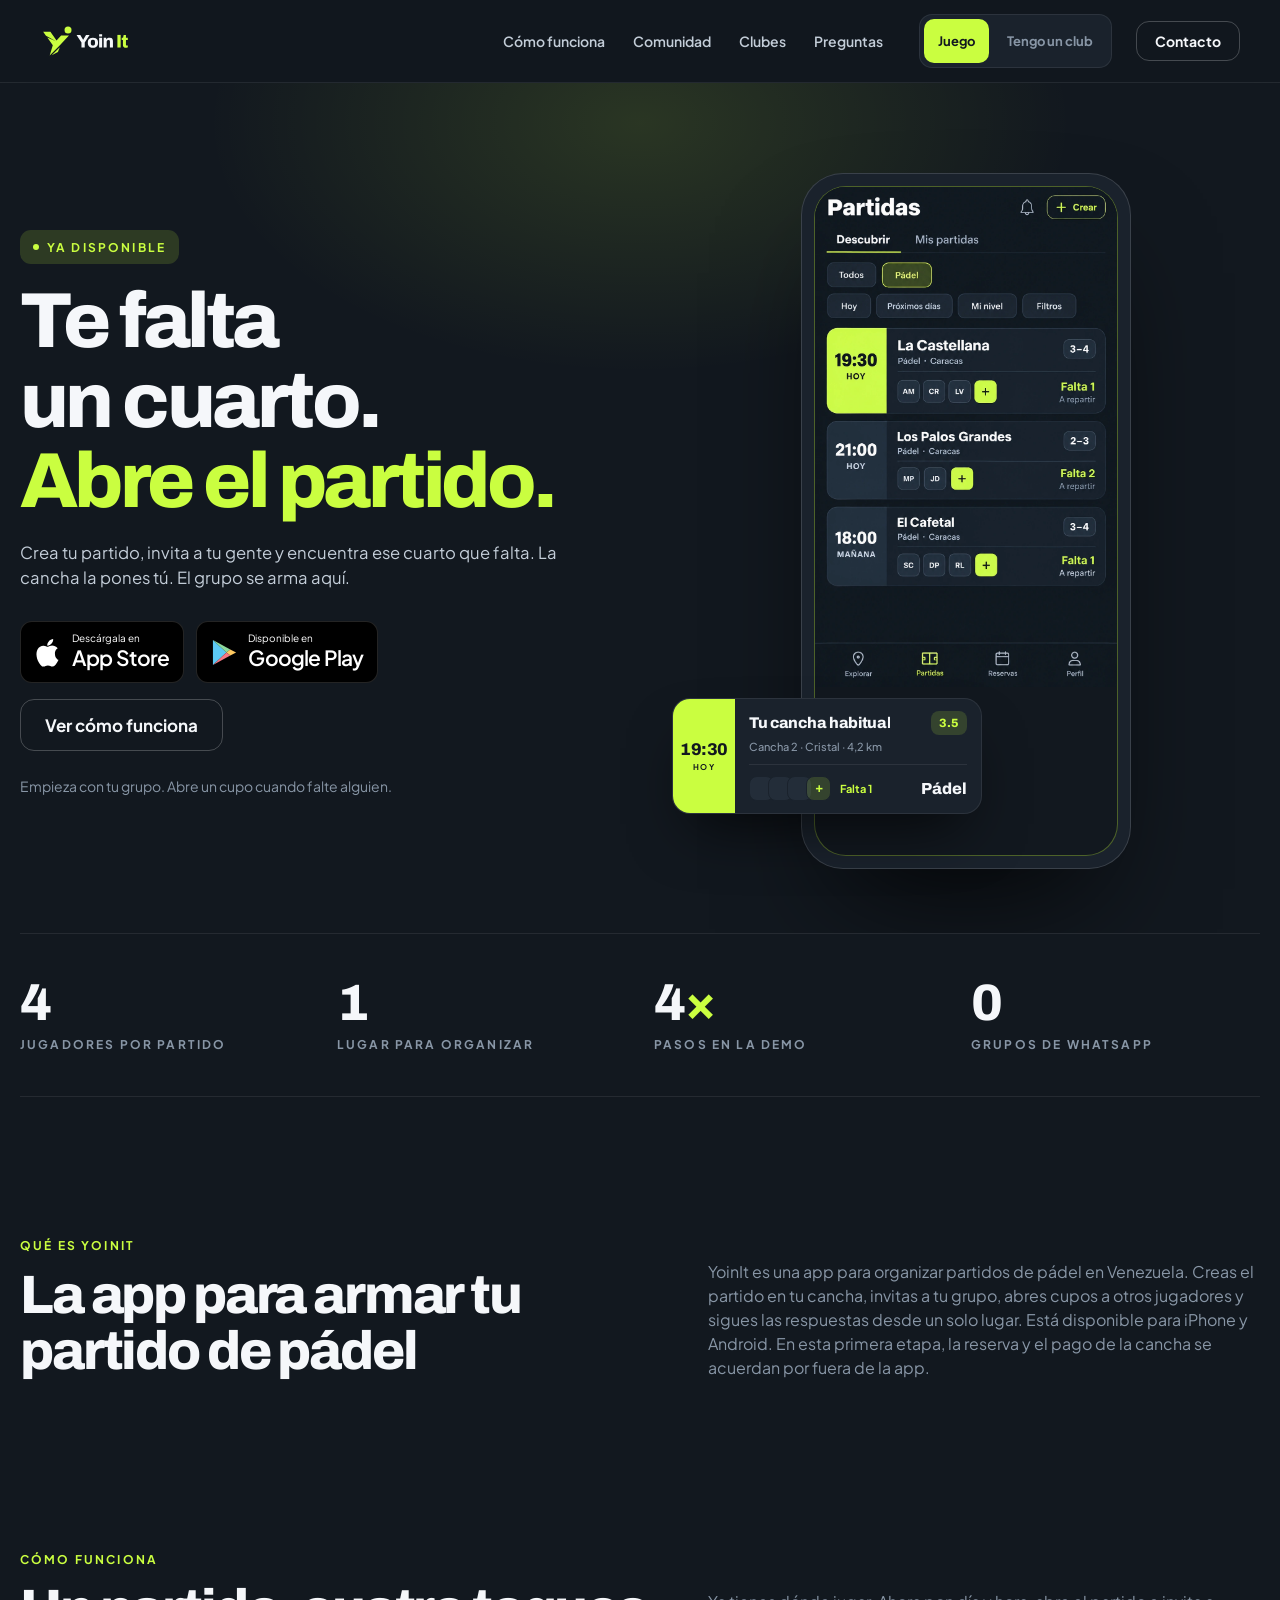
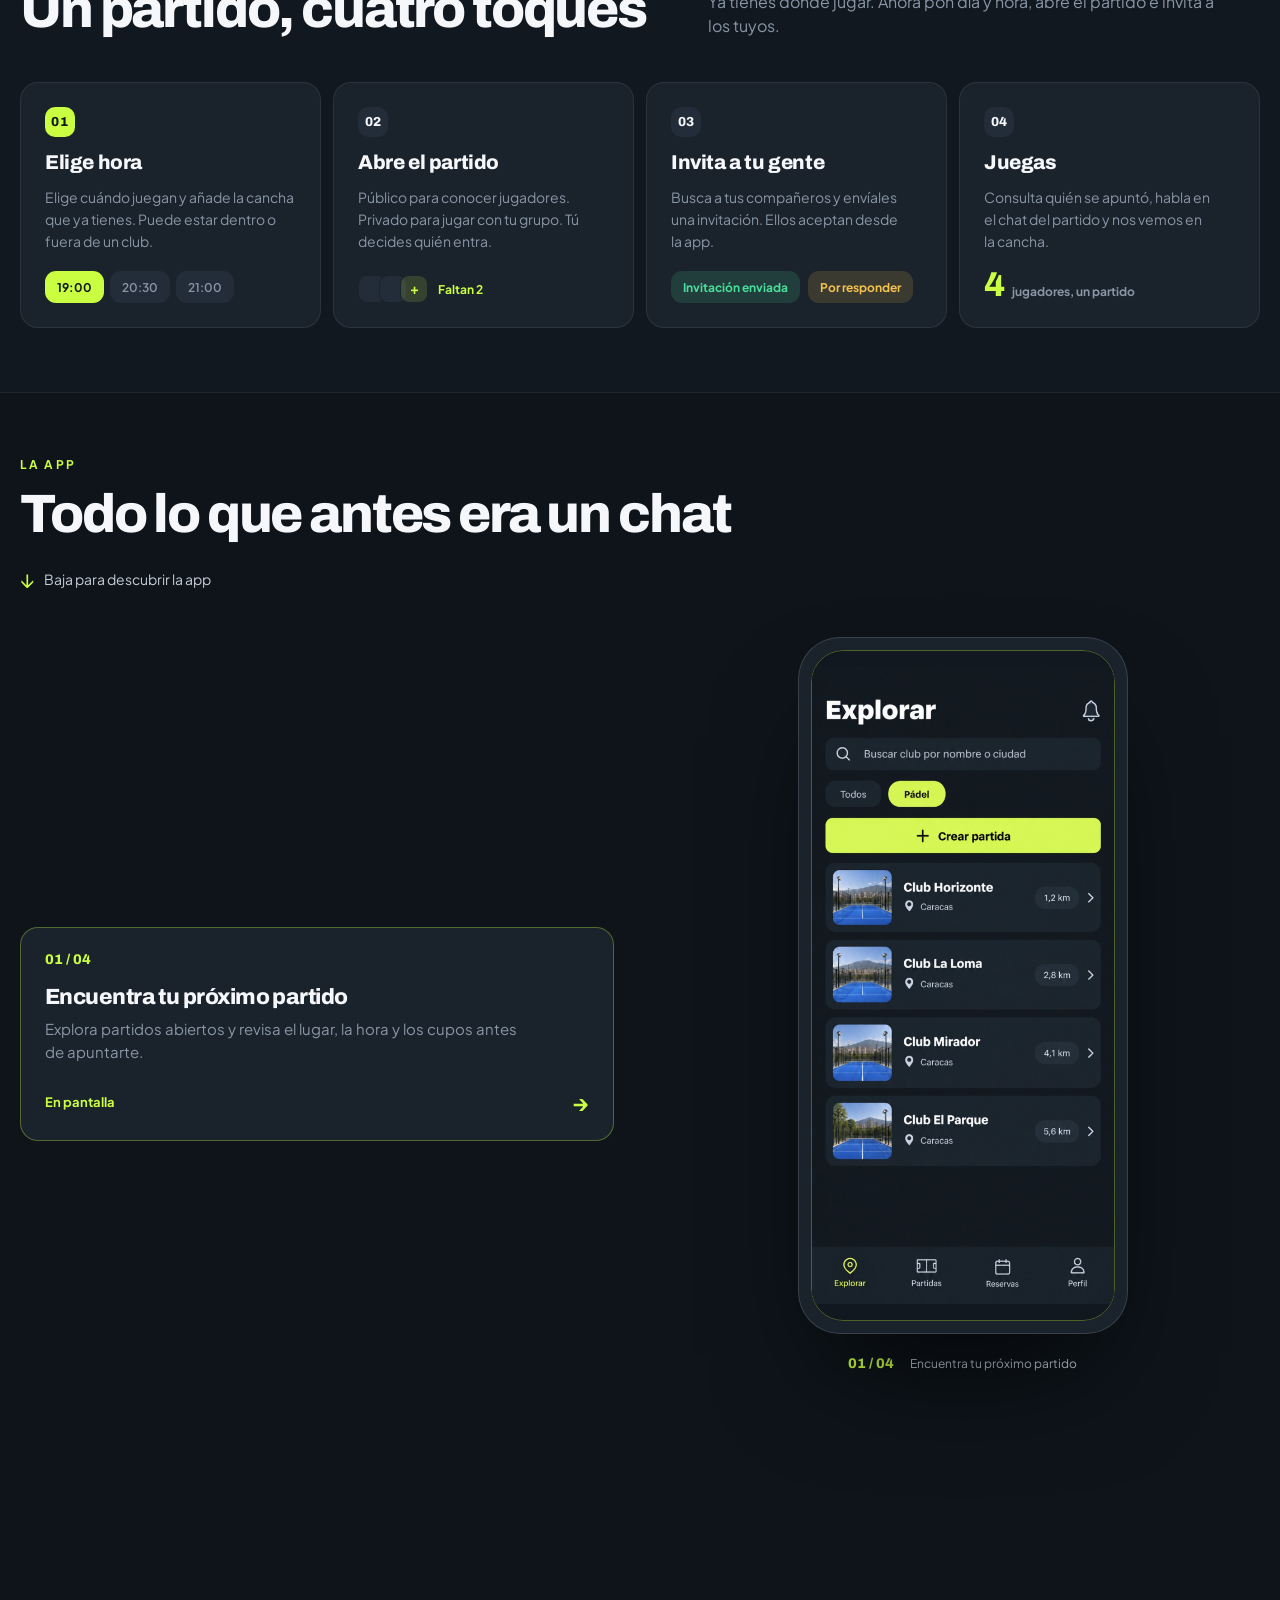
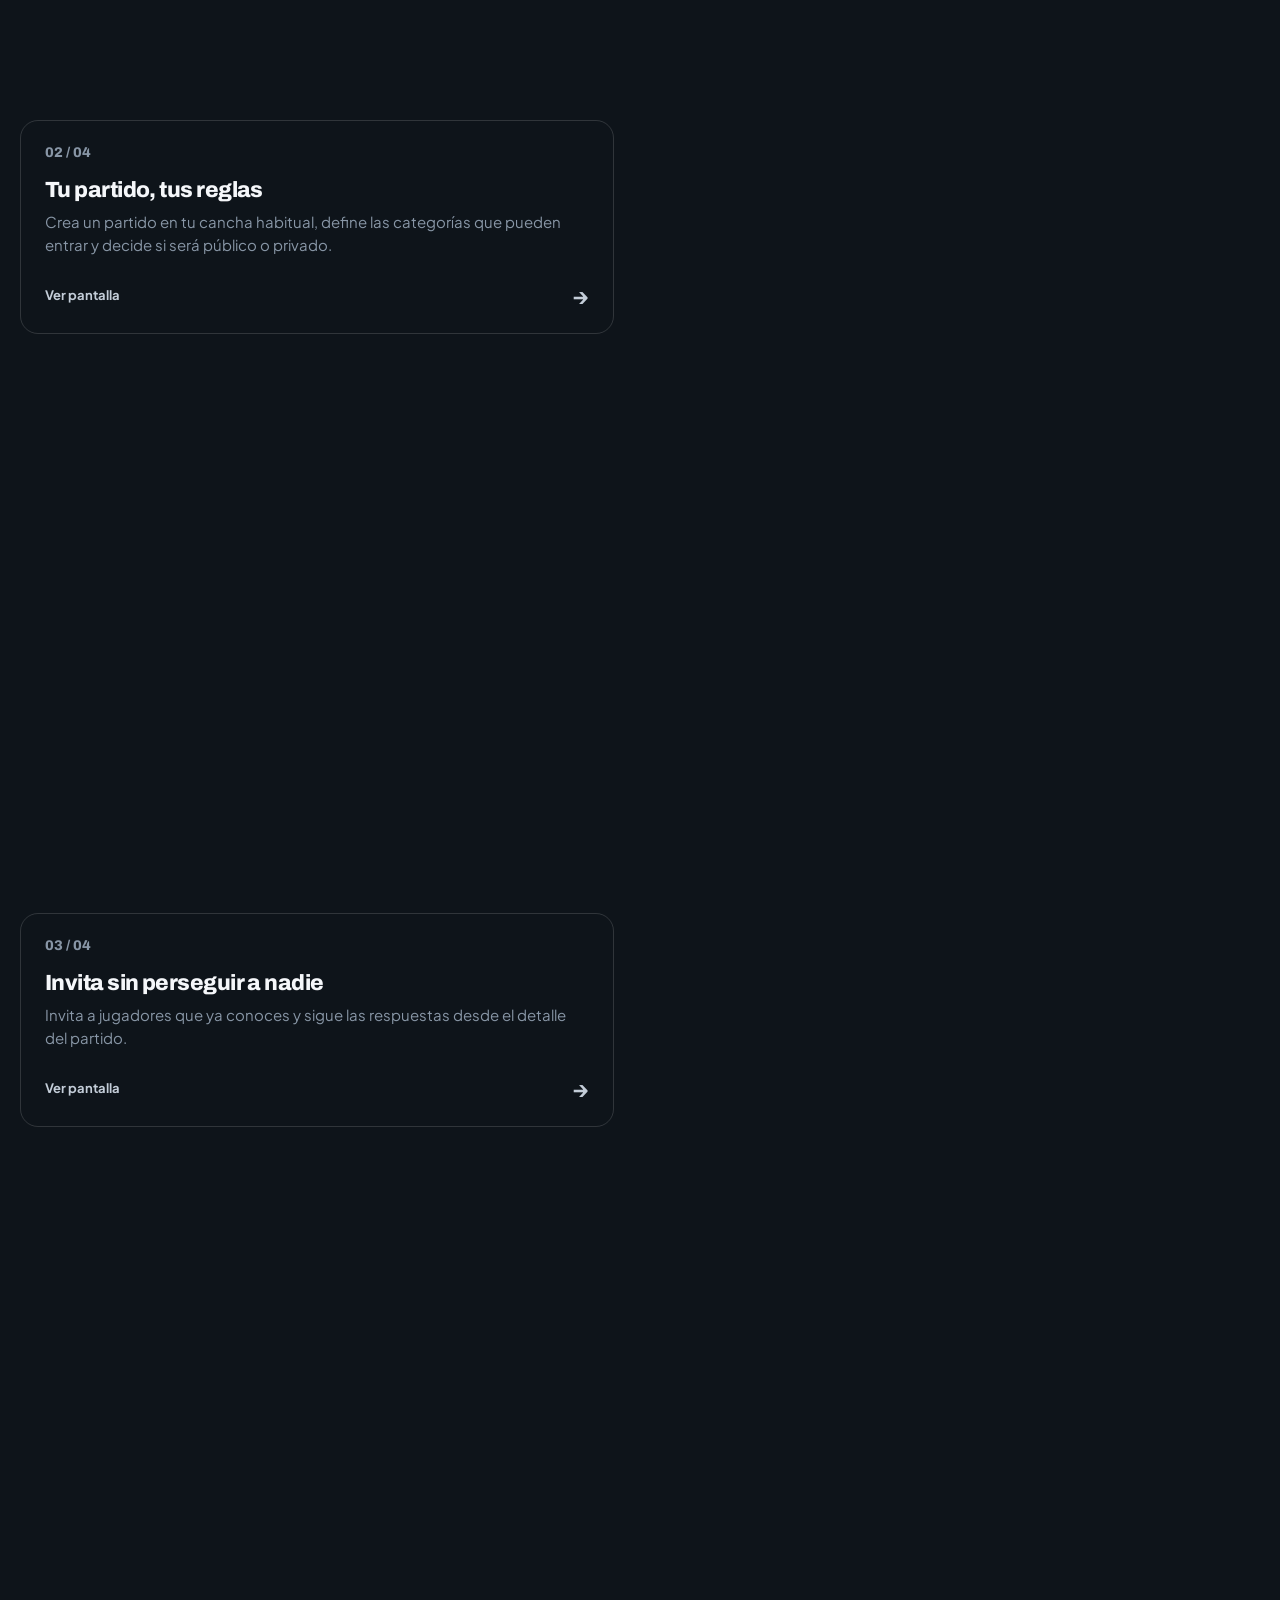
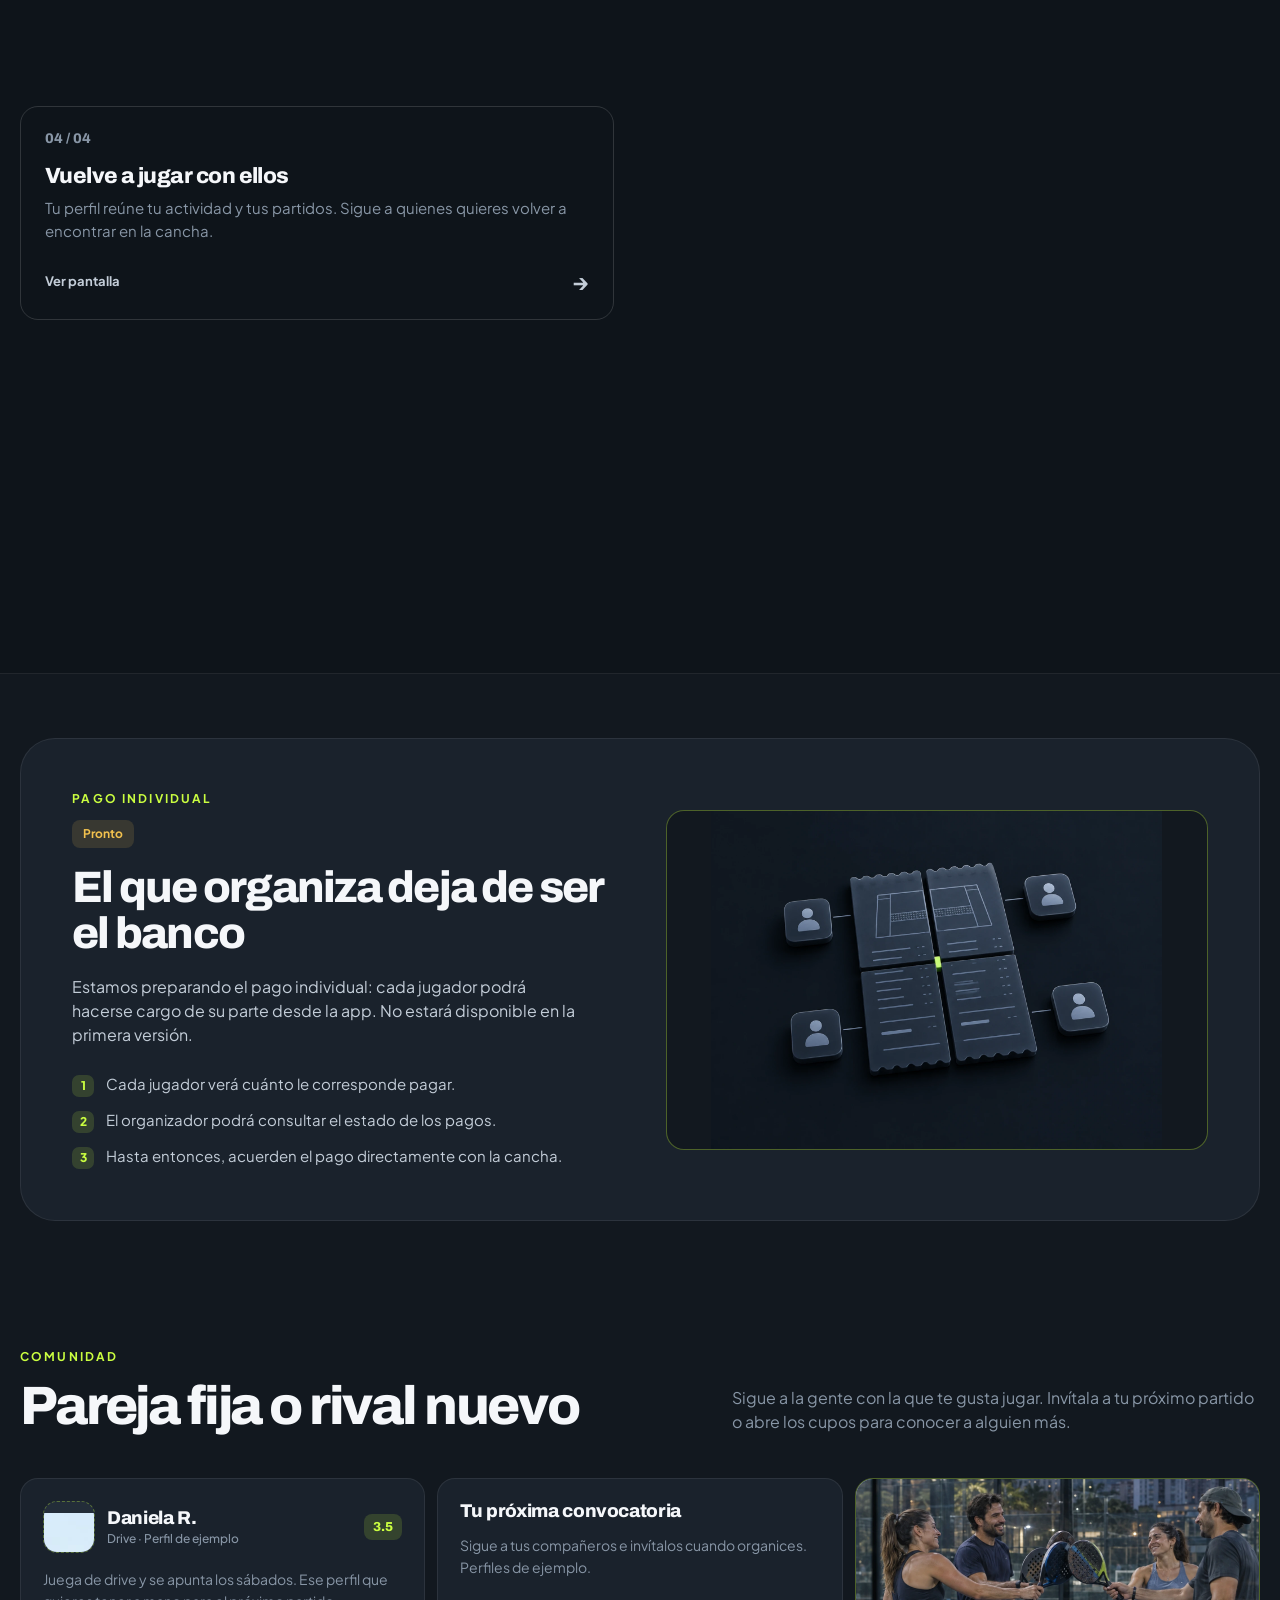
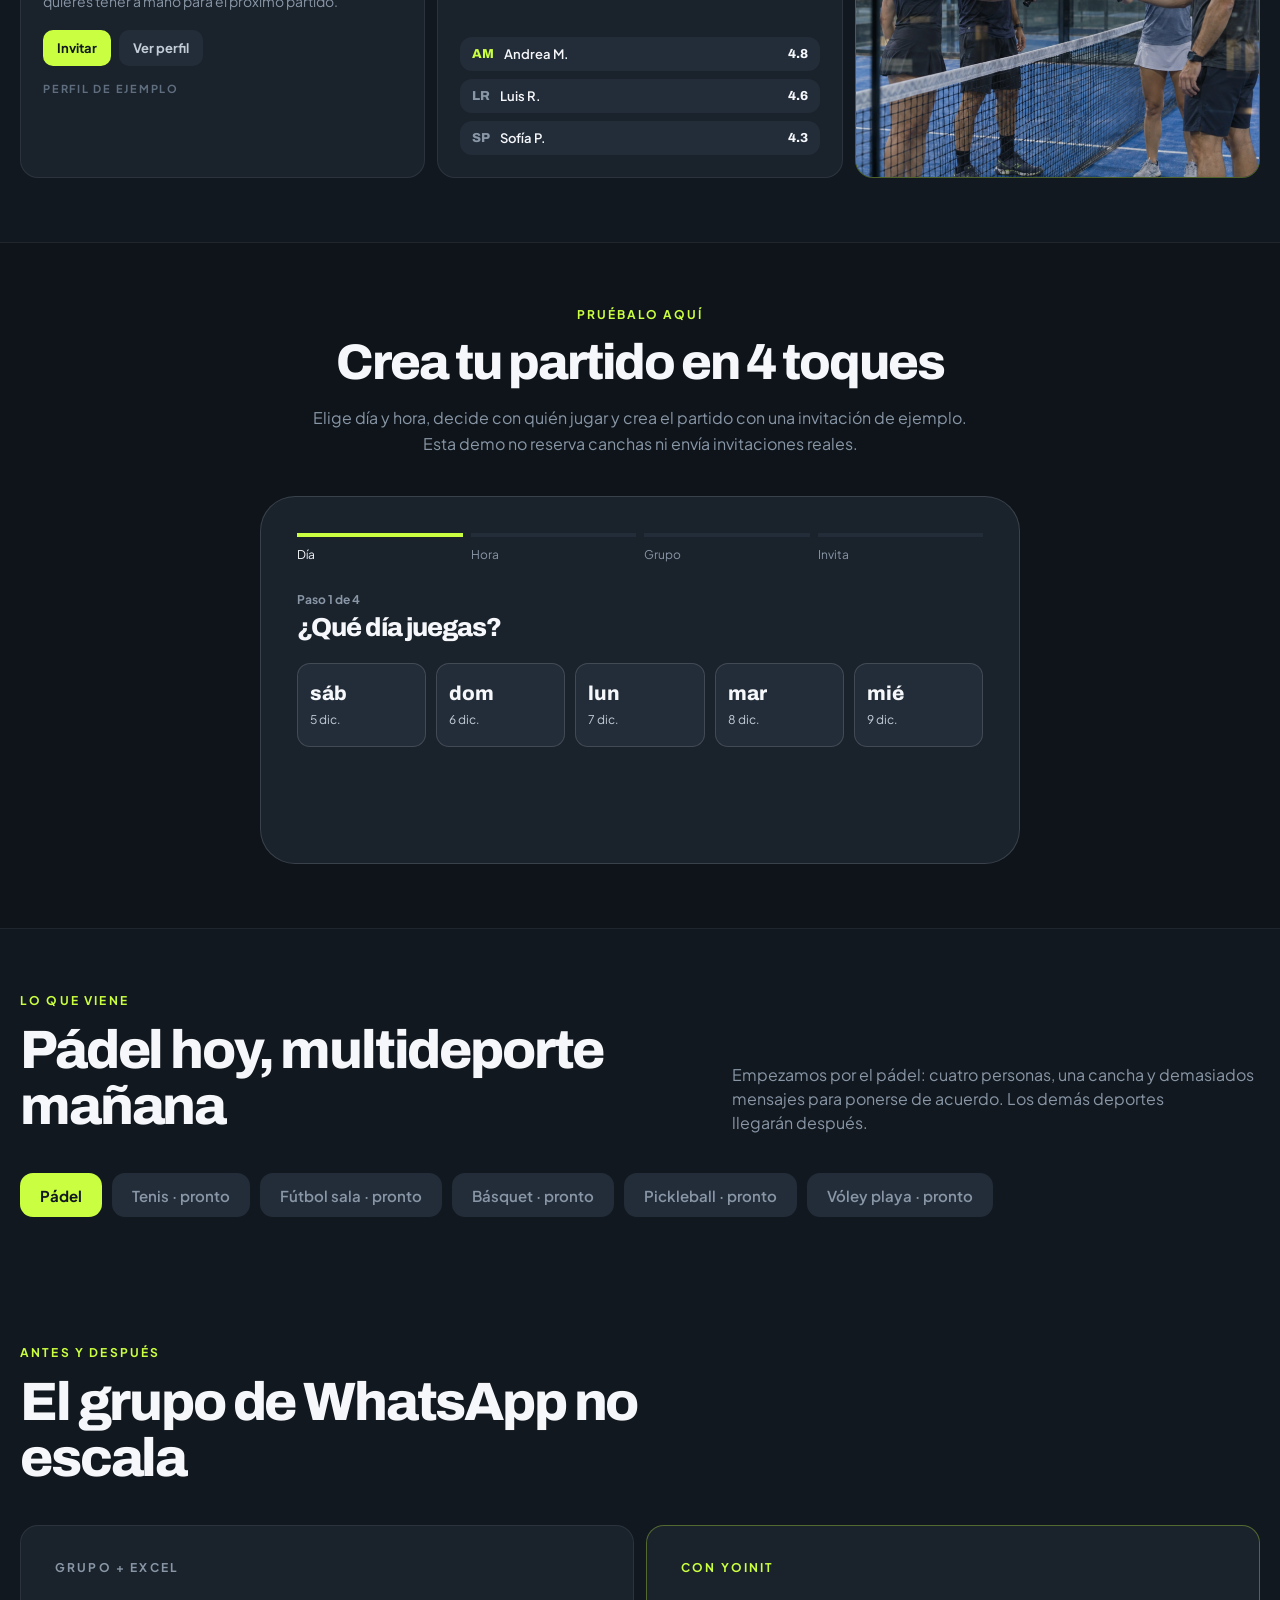
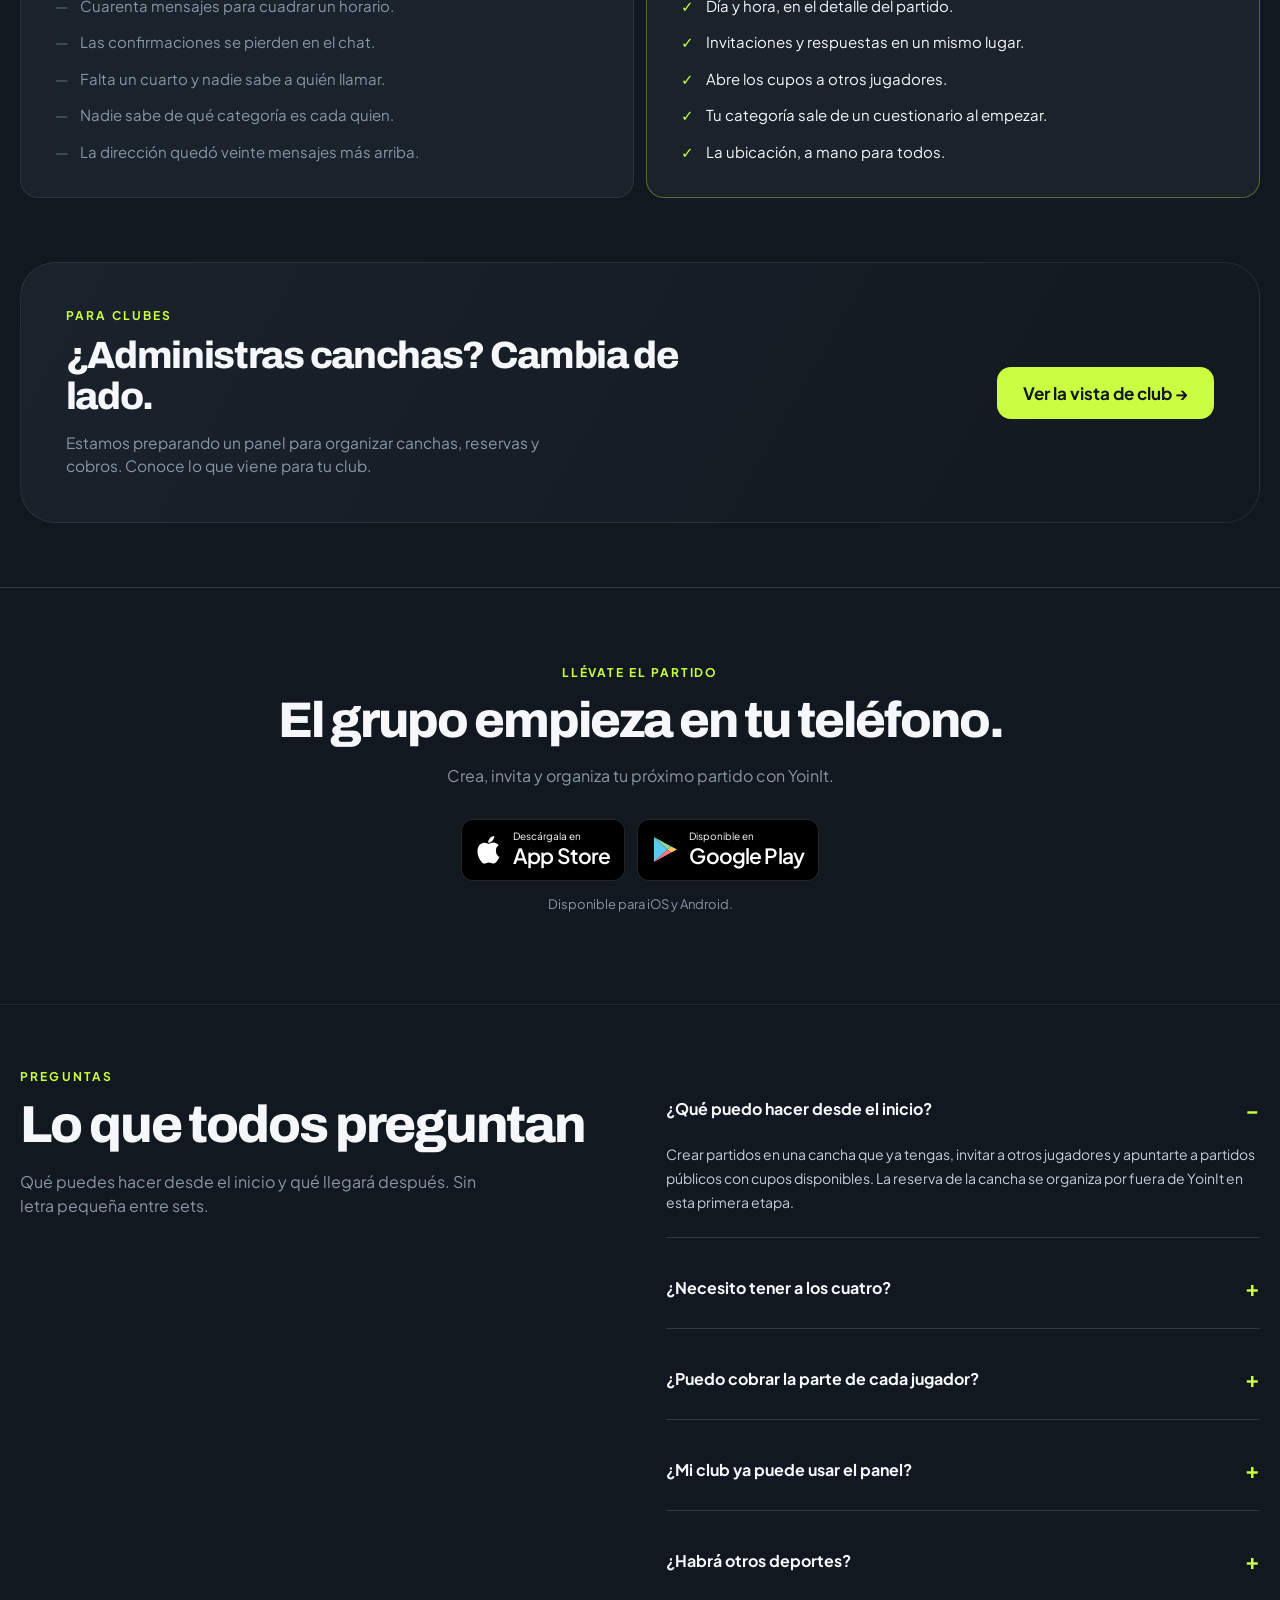
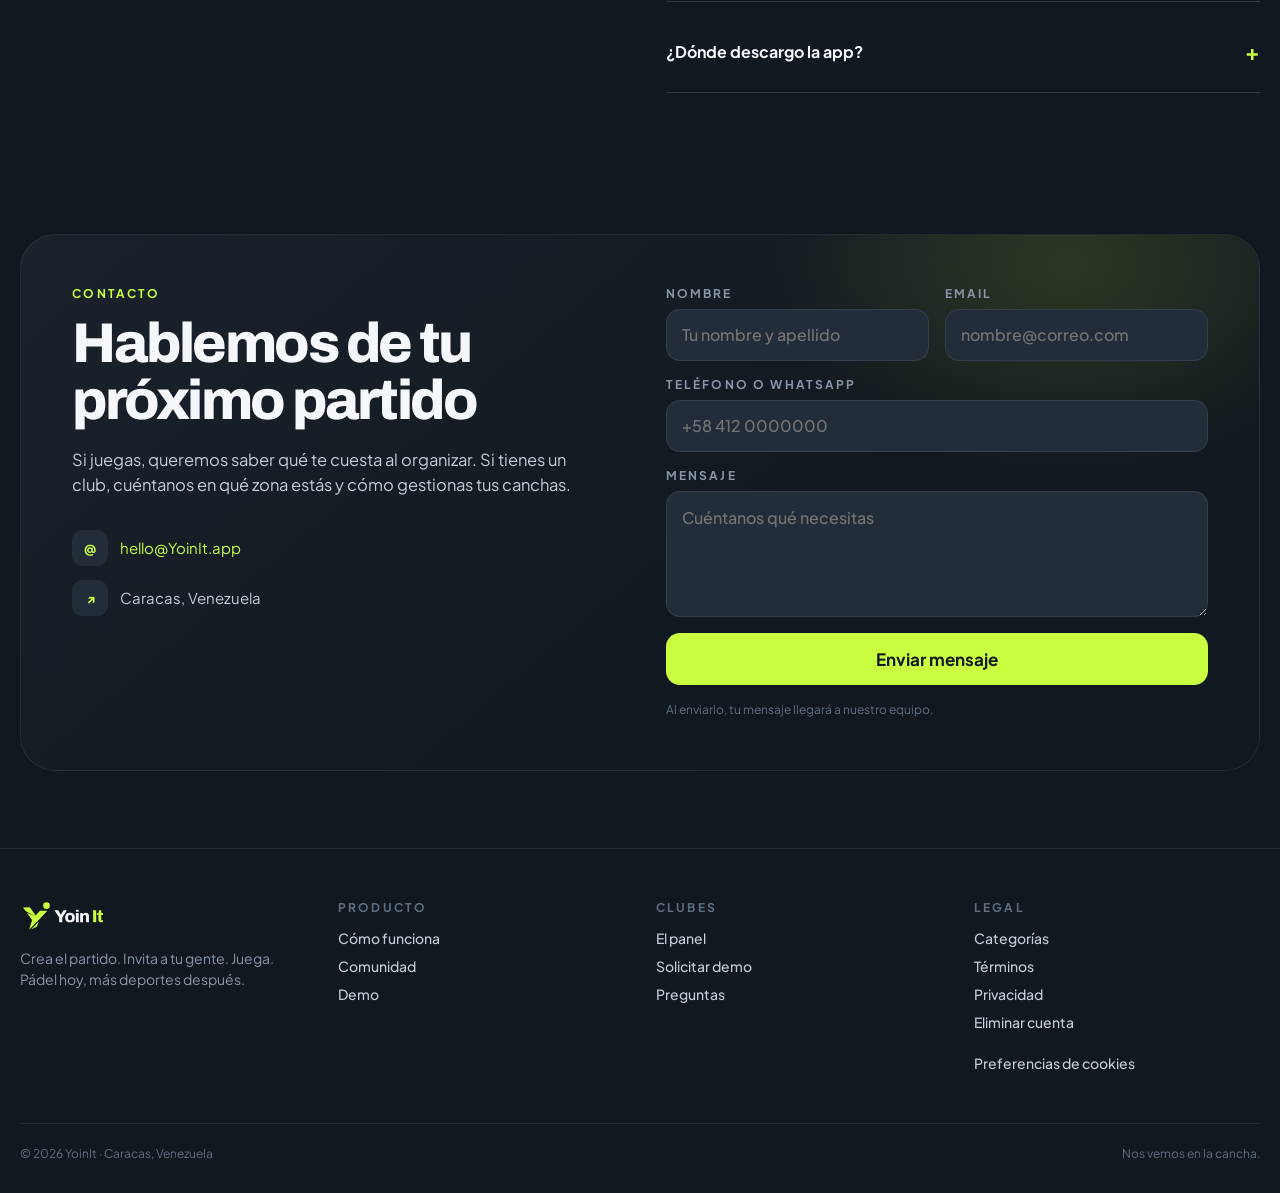
<file: index.html>
<!DOCTYPE html>
<html lang="es-VE"><head>
<meta charset="utf-8">
<meta name="viewport" content="width=device-width, initial-scale=1">
<meta name="robots" content="index, follow, max-image-preview:large">
<meta name="apple-itunes-app" content="app-id=6824063226">
<link rel="canonical" href="https://yoinit.app/">
<link rel="icon" href="./assets/brand/yoinit-logo-kit-v1/favicon/favicon.svg" type="image/svg+xml">
<link rel="alternate icon" href="./assets/brand/yoinit-logo-kit-v1/favicon/favicon.ico" sizes="any">
<link rel="apple-touch-icon" href="./assets/brand/yoinit-logo-kit-v1/favicon/apple-touch-icon.png">

<title>YoinIt — Crea tu partido. Invita a tu gente.</title><link rel="preconnect" href="https://fonts.googleapis.com"><link rel="preconnect" href="https://fonts.gstatic.com" crossorigin=""><link href="https://fonts.googleapis.com/css2?family=Archivo:wght@400;500;700;800&amp;family=Plus+Jakarta+Sans:wght@400;500;600;700;800&amp;display=swap" rel="stylesheet"><meta name="description" content="YoinIt es la app para organizar partidos de pádel: crea el partido en tu cancha, invita a tu gente y encuentra el cuarto que falta. Para iPhone y Android."><meta property="og:type" content="website"><meta property="og:site_name" content="YoinIt"><meta property="og:locale" content="es_VE"><meta property="og:url" content="https://yoinit.app/"><meta property="og:title" content="YoinIt — Crea tu partido. Invita a tu gente."><meta property="og:description" content="YoinIt es la app para organizar partidos de pádel: crea el partido en tu cancha, invita a tu gente y encuentra el cuarto que falta. Para iPhone y Android."><meta property="og:image" content="https://yoinit.app/assets/images/og-yoinit-1200x630.png"><meta property="og:image:width" content="1200"><meta property="og:image:height" content="630"><meta property="og:image:alt" content="YoinIt, la app para organizar partidos de pádel"><meta name="twitter:card" content="summary_large_image"><meta name="twitter:title" content="YoinIt — Crea tu partido. Invita a tu gente."><meta name="twitter:description" content="YoinIt es la app para organizar partidos de pádel: crea el partido en tu cancha, invita a tu gente y encuentra el cuarto que falta. Para iPhone y Android."><meta name="twitter:image" content="https://yoinit.app/assets/images/og-yoinit-1200x630.png"><link rel="stylesheet" href="./assets/css/styles.css?v=20261102"><script type="application/ld+json">{"@context":"https://schema.org","@type":"Organization","@id":"https://yoinit.app/#org","name":"YoinIt","url":"https://yoinit.app/","logo":"https://yoinit.app/assets/brand/yoinit-logo-kit-v1/favicon/apple-touch-icon.png","email":"hello@yoinit.app","sameAs":["https://apps.apple.com/ve/app/yoinit/id6824063226","https://play.google.com/store/apps/details?id=com.yoinit.app"],"address":{"@type":"PostalAddress","addressLocality":"Caracas","addressCountry":"VE"}}</script><script type="application/ld+json">{"@context":"https://schema.org","@type":"WebSite","@id":"https://yoinit.app/#website","name":"YoinIt","url":"https://yoinit.app/","inLanguage":"es-VE","publisher":{"@id":"https://yoinit.app/#org"}}</script><script type="application/ld+json">{"@context":"https://schema.org","@type":"MobileApplication","name":"YoinIt","description":"App para organizar partidos de pádel: crea el partido, invita a tu gente y encuentra el cuarto que falta.","applicationCategory":"SportsApplication","operatingSystem":"iOS, Android","inLanguage":"es-VE","url":"https://yoinit.app/","image":"https://yoinit.app/assets/images/og-yoinit-1200x630.png","installUrl":["https://apps.apple.com/ve/app/yoinit/id6824063226","https://play.google.com/store/apps/details?id=com.yoinit.app"],"downloadUrl":"https://play.google.com/store/apps/details?id=com.yoinit.app","offers":{"@type":"Offer","price":"0","priceCurrency":"USD"},"publisher":{"@id":"https://yoinit.app/#org"}}</script><script type="application/ld+json">{"@context":"https://schema.org","@type":"FAQPage","mainEntity":[{"@type":"Question","name":"¿Qué puedo hacer desde el inicio?","acceptedAnswer":{"@type":"Answer","text":"Crear partidos en una cancha que ya tengas, invitar a otros jugadores y apuntarte a partidos públicos con cupos disponibles. La reserva de la cancha se organiza por fuera de YoinIt en esta primera etapa."}},{"@type":"Question","name":"¿Necesito tener a los cuatro?","acceptedAnswer":{"@type":"Answer","text":"No. Puedes abrir un partido a la comunidad para que otros jugadores se apunten, o hacerlo privado e invitar a tu grupo. Una invitación no ocupa una plaza hasta que el jugador la acepta."}},{"@type":"Question","name":"¿Puedo cobrar la parte de cada jugador?","acceptedAnswer":{"@type":"Answer","text":"El pago individual llegará después del lanzamiento. Por ahora, acuerden el pago directamente entre ustedes y con la cancha."}},{"@type":"Question","name":"¿Mi club ya puede usar el panel?","acceptedAnswer":{"@type":"Answer","text":"El servicio para clubes es una próxima etapa. Estamos preparando la agenda de canchas, la gestión de reservas y el seguimiento de cobros."}},{"@type":"Question","name":"¿Habrá otros deportes?","acceptedAnswer":{"@type":"Answer","text":"Empezamos con pádel. Tenis, fútbol y otros deportes están previstos para más adelante; todavía no hay una fecha anunciada."}},{"@type":"Question","name":"¿Dónde descargo la app?","acceptedAnswer":{"@type":"Answer","text":"YoinIt está disponible en el App Store para iPhone y en Google Play para Android. Usa los botones de descarga de esta página."}}]}</script></head>
<body><a href="#contenido" class="skip-link">Saltar al contenido</a>



<div class="layout-001">

<header class="layout-002">
  <div class="layout-003">
    <a href="#top" class="layout-004" aria-label="YoinIt, inicio">
      <img class="brand-logo brand-logo-header" src="./assets/brand/yoinit-logo-kit-v1/svg/yoinit-horizontal-color-fondo-oscuro.svg" alt="YoinIt">
    </a>

    <nav class="layout-007">
      <a href="#como-funciona" class="yo-navlink layout-008">Cómo funciona</a>
      <a href="#comunidad" class="yo-navlink layout-008">Comunidad</a>
      <a href="#clubes" class="yo-navlink layout-008">Clubes</a>
      <a href="#faq" class="yo-navlink layout-008">Preguntas</a>
    </nav>

    <div role="tablist" aria-label="Elige tu perfil" class="layout-009">
      <button type="button" data-yo-tab="player" data-mode="player" id="tab-player" role="tab" aria-controls="player" aria-selected="true" tabindex="0" class="layout-010">Juego</button>
      <button type="button" data-yo-tab="club" data-mode="club" id="tab-club" role="tab" aria-controls="club" aria-selected="false" tabindex="-1" class="layout-011">Tengo un club</button>
    </div>

    <a href="#contacto" class="yo-navcta layout-012">Contacto</a>
  </div>
</header><main id="contenido">

<!-- ============================ JUGADOR ============================ -->
<div id="player" data-view="player" role="tabpanel" aria-labelledby="tab-player">
<div id="top">

  <section class="layout-013">
    <div class="layout-014"></div>
    <div class="layout-015">

      <div class="yo-reveal">
        <span class="layout-016">
          <span class="layout-017"></span>Ya disponible
        </span>
        <h1 class="layout-018">
          Te falta<br>un cuarto.
          <span class="layout-019">Abre el partido.</span>
        </h1>
        <p class="layout-020">
          Crea tu partido, invita a tu gente y encuentra ese cuarto que falta. La cancha la pones tú. El grupo se arma aquí.
        </p>

        <div class="store-buttons"><a class="store-badge" data-store="ios" href="https://apps.apple.com/ve/app/yoinit/id6824063226" aria-label="Descargar en App Store"><svg viewBox="0 0 24 28" aria-hidden="true"><path fill="currentColor" d="M17.8 14.8c0-3 2.4-4.5 2.5-4.6-1.4-2.1-3.6-2.4-4.4-2.4-1.9-.2-3.6 1.1-4.5 1.1s-2.4-1.1-4-1c-2.1 0-4.1 1.2-5.2 3.1-2.2 3.8-.6 9.5 1.5 12.6 1 1.5 2.2 3.2 3.8 3.1 1.5 0 2.1-1 4-1s2.5 1 4.1 1c1.7 0 2.7-1.5 3.7-3 .9-1.2 1.5-2.5 1.7-3.1-.1 0-3.2-1.2-3.2-5.8zM14.8 5.9c.9-1.1 1.6-2.6 1.4-4.1-1.3.1-2.9.9-3.8 2-1 1.1-1.7 2.6-1.5 4 1.5.1 3-.8 3.9-1.9z"></path></svg><span><small>Descárgala en</small><strong>App Store</strong></span></a><a class="store-badge" data-store="android" href="https://play.google.com/store/apps/details?id=com.yoinit.app" aria-label="Descargar en Google Play"><svg viewBox="0 0 28 30" aria-hidden="true"><path fill="#5BC9F4" d="M2 2 16 15 2 28z"></path><path fill="#8DD99C" d="m2 2 18 10-4 3z"></path><path fill="#FFCA62" d="m20 12 6 3-6 3-4-3z"></path><path fill="#F77784" d="m2 28 14-13 4 3z"></path></svg><span><small>Disponible en</small><strong>Google Play</strong></span></a></div><div class="hero-actions layout-021">
          
          <a href="#demo" class="yo-btn-secondary layout-022">Ver cómo funciona</a>
        </div>

        <p class="hero-note">Empieza con tu grupo. Abre un cupo cuando falte alguien.</p>
      </div>

      <div class="yo-reveal layout-023">
        <div data-yo-float="" class="layout-024">
          <div data-image="01" class="media-slot layout-025">
            <span class="layout-026">Tu próximo partido</span>
            <p class="layout-027">Día, hora y un cupo para ti.</p>
          <img src="./assets/images/01-hero-app-draft.webp" alt="Vista de partidos en la app YoinIt" fetchpriority="high"></div>
        </div>

        <!-- MatchCard flotante, §4.5 -->
        <div class="layout-028">
          <div class="layout-029">
            <span class="layout-030">19:30</span>
            <span class="layout-031">HOY</span>
          </div>
          <div class="layout-032">
            <div class="layout-033">
              <span class="layout-034">Tu cancha habitual</span>
              <span class="layout-035">3.5</span>
            </div>
            <p class="layout-036">Cancha 2 · Cristal · 4,2 km</p>
            <div class="layout-037"></div>
            <div class="layout-038">
              <div class="layout-039">
                <div class="layout-040"></div>
                <div class="layout-041"></div>
                <div class="layout-041"></div>
                <div class="layout-042">+</div>
              </div>
              <span class="layout-043">Falta 1</span>
              <span class="layout-044">Pádel</span>
            </div>
          </div>
        </div>
      </div>
    </div>
  </section>

  <!-- Números -->
  <section class="yo-reveal layout-045">
    <div class="layout-046">
      <div>
        <p class="layout-047"><span>4</span></p>
        <p class="layout-048">Jugadores por partido</p>
      </div>
      <div>
        <p class="layout-047"><span>1</span></p>
        <p class="layout-048">Lugar para organizar</p>
      </div>
      <div>
        <p class="layout-047"><span>4</span><span class="layout-049">×</span></p>
        <p class="layout-048">Pasos en la demo</p>
      </div>
      <div>
        <p class="layout-047"><span>0</span></p>
        <p class="layout-048">Grupos de WhatsApp</p>
      </div>
    </div>
  </section>

  <!-- Qué es YoinIt: definición citable -->
  <section id="que-es" class="layout-050">
    <div class="layout-051">
      <div class="yo-reveal layout-052">
        <div class="layout-053">
          <p class="layout-054">Qué es YoinIt</p>
          <h2 class="layout-055">La app para armar tu partido de pádel</h2>
        </div>
        <p class="layout-056">YoinIt es una app para organizar partidos de pádel en Venezuela. Creas el partido en tu cancha, invitas a tu grupo, abres cupos a otros jugadores y sigues las respuestas desde un solo lugar. Está disponible para iPhone y Android. En esta primera etapa, la reserva y el pago de la cancha se acuerdan por fuera de la app.</p>
      </div>
    </div>
  </section>

  <!-- Cómo funciona -->
  <section id="como-funciona" class="layout-050">
    <div class="layout-051">
      <div class="yo-reveal layout-052">
        <div class="layout-053">
          <p class="layout-054">Cómo funciona</p>
          <h2 class="layout-055">Un partido, cuatro toques</h2>
        </div>
        <p class="layout-056">Ya tienes dónde jugar. Ahora pon día y hora, abre el partido e invita a los tuyos.</p>
      </div>

      <div class="layout-057">
        <div class="yo-reveal layout-058">
          <span class="layout-059">01</span>
          <h3 class="layout-060">Elige hora</h3>
          <p class="layout-061">Elige cuándo juegan y añade la cancha que ya tienes. Puede estar dentro o fuera de un club.</p>
          <div class="layout-062">
            <span class="layout-063">19:00</span>
            <span class="layout-064">20:30</span>
            <span class="layout-064">21:00</span>
          </div>
        </div>

        <div class="yo-reveal layout-058">
          <span class="layout-065">02</span>
          <h3 class="layout-060">Abre el partido</h3>
          <p class="layout-061">Público para conocer jugadores. Privado para jugar con tu grupo. Tú decides quién entra.</p>
          <div class="layout-066">
            <div class="layout-067">
              <div class="layout-068"></div>
              <div class="layout-069"></div>
              <div class="layout-070">+</div>
            </div>
            <span class="layout-071">Faltan 2</span>
          </div>
        </div>

        <div class="yo-reveal layout-058">
          <span class="layout-065">03</span>
          <h3 class="layout-060">Invita a tu gente</h3>
          <p class="layout-061">Busca a tus compañeros y envíales una invitación. Ellos aceptan desde la app.</p>
          <div class="layout-072">
            <span class="layout-073">Invitación enviada</span>
            <span class="layout-074">Por responder</span>
          </div>
        </div>

        <div class="yo-reveal layout-058">
          <span class="layout-065">04</span>
          <h3 class="layout-060">Juegas</h3>
          <p class="layout-061">Consulta quién se apuntó, habla en el chat del partido y nos vemos en la cancha.</p>
          <div class="layout-075">
            <span class="layout-076">4</span>
            <span class="layout-077">jugadores, un partido</span>
          </div>
        </div>
      </div>
    </div>
  </section>

  <!-- Mockups scroll-driven -->
  <section id="app" class="layout-078">
    <div class="layout-051">
      <div class="yo-reveal layout-079">
        <p class="layout-054">La app</p>
        <h2 class="layout-080">Todo lo que antes era un chat</h2>
        <p class="feature-scroll-hint"><span aria-hidden="true">↓</span> Baja para descubrir la app</p>
      </div>

      <div class="layout-081 feature-story">
        <div data-yo-phone-col="" class="layout-082">
          <div class="layout-083 feature-phone">
            <div class="layout-084" data-feature-screens>
              <div data-yo-screen="0" data-image="02" class="media-slot layout-085">
                <span class="layout-026">Explora partidos</span>
                <p class="layout-027">Encuentra con quién jugar.</p>
              <img src="./assets/images/02-explorar-v2.webp" alt="Buscador de clubes de ejemplo en YoinIt" loading="lazy"></div>
              <div data-yo-screen="1" data-image="03" class="media-slot layout-086">
                <span class="layout-026">Crea tu partido</span>
                <p class="layout-027">Tu cancha. Tu horario. Tu grupo.</p>
              <img src="./assets/images/03-crear-partido.webp" alt="Crear un partido en tu cancha" loading="lazy"></div>
              <div data-yo-screen="2" data-image="04" class="media-slot layout-086">
                <span class="layout-026">Invita a tu gente</span>
                <p class="layout-027">El próximo partido empieza con una invitación.</p>
              <img src="./assets/images/04-invitar.webp" alt="Invitar jugadores al partido" loading="lazy"></div>
              <div data-yo-screen="3" data-image="05" class="media-slot layout-086">
                <span class="layout-026">Tu perfil de jugador</span>
                <p class="layout-027">Para volver a encontrarse en la cancha.</p>
              <img src="./assets/images/05-perfil.webp" alt="Perfil de jugador en YoinIt" loading="lazy"></div>
            </div>
          </div>
          <p class="feature-position"><span data-feature-position>01 / 04</span><span data-feature-caption>Encuentra tu próximo partido</span></p>
        </div>

        <div class="layout-087 feature-list">
          <div data-yo-feat="0" class="layout-088">
            <h3 class="layout-089">Encuentra tu próximo partido</h3>
            <p class="layout-090">Explora partidos abiertos y revisa el lugar, la hora y los cupos antes de apuntarte.</p>
          </div>
          <div data-yo-feat="1" class="layout-091">
            <h3 class="layout-089">Tu partido, tus reglas</h3>
            <p class="layout-090">Crea un partido en tu cancha habitual, define las categorías que pueden entrar y decide si será público o privado.</p>
          </div>
          <div data-yo-feat="2" class="layout-091">
            <h3 class="layout-089">Invita sin perseguir a nadie</h3>
            <p class="layout-090">Invita a jugadores que ya conoces y sigue las respuestas desde el detalle del partido.</p>
          </div>
          <div data-yo-feat="3" class="layout-091">
            <h3 class="layout-089">Vuelve a jugar con ellos</h3>
            <p class="layout-090">Tu perfil reúne tu actividad y tus partidos. Sigue a quienes quieres volver a encontrar en la cancha.</p>
          </div>
        </div>
      </div>
    </div>
  </section>

  <!-- Pago individual, bloque dedicado -->
  <section id="pagos" class="layout-050">
    <div class="yo-reveal layout-092">
      <div>
        <p class="layout-054">Pago individual</p>
        <span class="soon-badge">Pronto</span><h2 class="layout-093">El que organiza deja de ser el banco</h2>
        <p class="layout-094">Estamos preparando el pago individual: cada jugador podrá hacerse cargo de su parte desde la app. No estará disponible en la primera versión.</p>
        <ul class="layout-095">
          <li class="layout-096"><span class="layout-097">1</span><span class="layout-098">Cada jugador verá cuánto le corresponde pagar.</span></li>
          <li class="layout-096"><span class="layout-097">2</span><span class="layout-098">El organizador podrá consultar el estado de los pagos.</span></li>
          <li class="layout-096"><span class="layout-097">3</span><span class="layout-098">Hasta entonces, acuerden el pago directamente con la cancha.</span></li>
        </ul>
      </div>
      <div data-image="06" class="media-slot layout-099">
        <span class="layout-100">Cada uno, su parte</span>
        <p class="layout-101">Pago individual · Próximamente.</p>
      <img src="./assets/images/06-pago-individual.webp" alt="Concepto de pago individual, función futura" loading="lazy"></div>
    </div>
  </section>

  <!-- Comunidad -->
  <section id="comunidad" class="layout-050">
    <div class="layout-051">
      <div class="yo-reveal layout-102">
        <div class="layout-103">
          <p class="layout-054">Comunidad</p>
          <h2 class="layout-104">Pareja fija o rival nuevo</h2>
        </div>
        <p class="layout-105">Sigue a la gente con la que te gusta jugar. Invítala a tu próximo partido o abre los cupos para conocer a alguien más.</p>
      </div>

      <div class="layout-106">
        <div class="yo-reveal layout-107">
          <div class="layout-108">
            <div data-image="07" class="layout-109">DR</div>
            <div class="layout-110">
              <p class="layout-111">Daniela R.</p>
              <p class="layout-112">Drive · Perfil de ejemplo</p>
            </div>
            <span class="layout-113">3.5</span>
          </div>
          <p class="layout-114">Juega de drive y se apunta los sábados. Ese perfil que quieres tener a mano para el próximo partido.</p>
          <div class="layout-115">
            <span class="layout-116">Invitar</span>
            <span class="layout-117">Ver perfil</span>
          </div>
          <p class="layout-118">Perfil de ejemplo</p>
        </div>

        <div class="yo-reveal layout-119">
          <h3 class="layout-111">Tu próxima convocatoria</h3>
          <p class="layout-061">Sigue a tus compañeros e invítalos cuando organices. Perfiles de ejemplo.</p>
          <div class="layout-120">
            <div class="layout-121"><span class="layout-122">AM</span><span class="layout-123">Andrea M.</span><span class="layout-124">4.8</span></div>
            <div class="layout-121"><span class="layout-125">LR</span><span class="layout-123">Luis R.</span><span class="layout-124">4.6</span></div>
            <div class="layout-121"><span class="layout-125">SP</span><span class="layout-123">Sofía P.</span><span class="layout-124">4.3</span></div>
          </div>
        </div>

        <div class="yo-reveal media-slot layout-126" data-image="08">
          <span class="layout-100">Nos vemos en la cancha</span>
          <p class="layout-101">Cuatro jugadores. Un mismo plan.</p>
        <img src="./assets/images/07-jugadora.webp" alt="Retrato ilustrativo de una jugadora de pádel" loading="lazy"></div>
      </div>
    </div>
  </section>

  <!-- Demo interactiva -->
  <section id="demo" class="layout-078"><div class="page-width"><div class="section-intro"><p class="eyebrow">Pruébalo aquí</p><h2>Crea tu partido en 4 toques</h2><p>Elige día y hora, decide con quién jugar y crea el partido con una invitación de ejemplo. Esta demo no reserva canchas ni envía invitaciones reales.</p></div>
    <div class="match-demo"><ol class="demo-progress" aria-label="Pasos para crear el partido"><li data-progress="1" aria-current="step">Día</li><li data-progress="2">Hora</li><li data-progress="3">Grupo</li><li data-progress="4">Invita</li></ol><div id="demo-content"><noscript>Activa JavaScript para probar cómo crear un partido e invitar a tus compañeros.</noscript></div><p id="demo-status" role="status" class="sr-only"></p></div></div></section>

  <!-- Multideporte -->
  <section class="layout-050">
    <div class="layout-051">
      <div class="yo-reveal layout-127">
        <div class="layout-103">
          <p class="layout-054">Lo que viene</p>
          <h2 class="layout-104">Pádel hoy, multideporte mañana</h2>
        </div>
        <p class="layout-105">Empezamos por el pádel: cuatro personas, una cancha y demasiados mensajes para ponerse de acuerdo. Los demás deportes llegarán después.</p>
      </div>
      <div class="yo-reveal layout-128">
        <span class="layout-129">Pádel</span>
        <span class="layout-130">Tenis · pronto</span>
        <span class="layout-130">Fútbol sala · pronto</span>
        <span class="layout-130">Básquet · pronto</span>
        <span class="layout-130">Pickleball · pronto</span>
        <span class="layout-130">Vóley playa · pronto</span>
      </div>
    </div>
  </section>

  <!-- Comparativa -->
  <section class="layout-050">
    <div class="layout-051">
      <div class="yo-reveal layout-131">
        <p class="layout-054">Antes y después</p>
        <h2 class="layout-132">El grupo de WhatsApp no escala</h2>
      </div>
      <div class="yo-reveal layout-133">
        <div class="layout-134">
          <p class="layout-135">Grupo + Excel</p>
          <ul class="layout-136">
            <li class="layout-137"><span class="layout-138">—</span>Cuarenta mensajes para cuadrar un horario.</li>
            <li class="layout-137"><span class="layout-138">—</span>Las confirmaciones se pierden en el chat.</li>
            <li class="layout-137"><span class="layout-138">—</span>Falta un cuarto y nadie sabe a quién llamar.</li>
            <li class="layout-137"><span class="layout-138">—</span>Nadie sabe de qué categoría es cada quien.</li>
            <li class="layout-137"><span class="layout-138">—</span>La dirección quedó veinte mensajes más arriba.</li>
          </ul>
        </div>
        <div class="layout-139">
          <p class="layout-140">Con YoinIt</p>
          <ul class="layout-136">
            <li class="layout-141"><span class="layout-142">✓</span>Día y hora, en el detalle del partido.</li>
            <li class="layout-141"><span class="layout-142">✓</span>Invitaciones y respuestas en un mismo lugar.</li>
            <li class="layout-141"><span class="layout-142">✓</span>Abre los cupos a otros jugadores.</li>
            <li class="layout-141"><span class="layout-142">✓</span>Tu categoría sale de un cuestionario al empezar.</li>
            <li class="layout-141"><span class="layout-142">✓</span>La ubicación, a mano para todos.</li>
          </ul>
        </div>
      </div>
    </div>
  </section>

  <!-- Cross-sell a clubes -->
  <section class="yo-reveal layout-143">
    <div class="layout-144">
      <div class="layout-145">
        <p class="layout-146">Para clubes</p>
        <h2 class="layout-147">¿Administras canchas? Cambia de lado.</h2>
        <p class="layout-148">Estamos preparando un panel para organizar canchas, reservas y cobros. Conoce lo que viene para tu club.</p>
      </div>
      <button type="button" data-mode="club" class="layout-149">Ver la vista de club →</button>
    </div>
  </section>
<section id="descargas" class="download-section"><div class="page-width"><p class="eyebrow">Llévate el partido</p><h2>El grupo empieza en tu teléfono.</h2><p>Crea, invita y organiza tu próximo partido con YoinIt.</p><div class="store-buttons"><a class="store-badge" data-store="ios" href="https://apps.apple.com/ve/app/yoinit/id6824063226" aria-label="Descargar en App Store"><svg viewBox="0 0 24 28" aria-hidden="true"><path fill="currentColor" d="M17.8 14.8c0-3 2.4-4.5 2.5-4.6-1.4-2.1-3.6-2.4-4.4-2.4-1.9-.2-3.6 1.1-4.5 1.1s-2.4-1.1-4-1c-2.1 0-4.1 1.2-5.2 3.1-2.2 3.8-.6 9.5 1.5 12.6 1 1.5 2.2 3.2 3.8 3.1 1.5 0 2.1-1 4-1s2.5 1 4.1 1c1.7 0 2.7-1.5 3.7-3 .9-1.2 1.5-2.5 1.7-3.1-.1 0-3.2-1.2-3.2-5.8zM14.8 5.9c.9-1.1 1.6-2.6 1.4-4.1-1.3.1-2.9.9-3.8 2-1 1.1-1.7 2.6-1.5 4 1.5.1 3-.8 3.9-1.9z"></path></svg><span><small>Descárgala en</small><strong>App Store</strong></span></a><a class="store-badge" data-store="android" href="https://play.google.com/store/apps/details?id=com.yoinit.app" aria-label="Descargar en Google Play"><svg viewBox="0 0 28 30" aria-hidden="true"><path fill="#5BC9F4" d="M2 2 16 15 2 28z"></path><path fill="#8DD99C" d="m2 2 18 10-4 3z"></path><path fill="#FFCA62" d="m20 12 6 3-6 3-4-3z"></path><path fill="#F77784" d="m2 28 14-13 4 3z"></path></svg><span><small>Disponible en</small><strong>Google Play</strong></span></a></div><p class="download-note">Disponible para iOS y Android.</p></div></section></div>
</div>

<!-- ============================= CLUB ============================= -->
<div id="club" data-view="club" role="tabpanel" aria-labelledby="tab-club" hidden="">
<div id="club-top" class="layout-150">

  <section class="layout-151">
    <div class="layout-152">
      <div class="yo-reveal">
        <span class="layout-153">Para clubes · Pronto</span>
        <h2 class="layout-154">Más juego.<br>Menos gestión.</h2>
        <p class="layout-155">
          Una agenda para tus canchas, las reservas a la vista y menos mensajes sueltos. Estamos preparando la próxima etapa de YoinIt para clubes.
        </p>
        <div class="layout-021">
          <a href="#contacto" class="layout-156">Solicitar demo</a>
          <a href="#clubes" class="layout-157">Ver el panel</a>
        </div>
        <p class="layout-158">Acceso para clubes próximamente. La primera beta está centrada en jugadores y partidos.</p>
      </div>

      <div class="yo-reveal media-slot layout-159" data-image="09">
        <span class="layout-160">Tu club, en un panel</span>
        <p class="layout-161">Agenda y reservas · Próximamente.</p>
      <img src="./assets/images/09-panel-club.webp" alt="Vista previa de la agenda del club" loading="lazy"></div>
    </div>
  </section>

  <!-- Argumentos -->
  <section id="clubes" class="layout-050">
    <div class="layout-051">
      <div class="yo-reveal layout-162">
        <p class="layout-163">Qué resuelve</p>
        <h2 class="layout-164">Cinco dolores, un panel</h2>
      </div>
      <div class="layout-106">
        <div class="yo-reveal layout-165">
          <span class="layout-166">01 · Ocupación</span>
          <h3 class="layout-167">Llena las horas muertas</h3>
          <p class="layout-168">Muestra tus horarios disponibles para que más jugadores sepan cuándo pueden jugar en tu club.</p>
          <div class="layout-169">
            <span class="layout-170">Tu agenda</span>
            <span class="layout-077">en un mismo lugar</span>
          </div>
        </div>
        <div class="yo-reveal layout-171">
          <span class="layout-172">02 · Cobros</span>
          <h3 class="layout-060">Cada cobro, en su sitio</h3>
          <p class="layout-173">Consulta pagos y comprobantes por reserva. Distingue lo confirmado de lo que tu equipo todavía debe revisar.</p>
          <div class="layout-174">
            <span class="layout-175">Pagos confirmados</span>
            <span class="layout-176">Por revisar</span>
          </div>
        </div>
        <div class="yo-reveal layout-171">
          <span class="layout-172">03 · Agenda</span>
          <h3 class="layout-060">Adiós al cuaderno</h3>
          <p class="layout-173">Canchas, horarios y reservas en una sola agenda para todo tu equipo.</p>
          <div class="layout-177">
            <span class="layout-178"></span>
            <span class="layout-179"></span>
            <span class="layout-179"></span>
            <span class="layout-178"></span>
            <span class="layout-179"></span>
            <span class="layout-180"></span>
            <span class="layout-178"></span>
          </div>
        </div>
        <div class="yo-reveal layout-171">
          <span class="layout-172">04 · Datos</span>
          <h3 class="layout-060">Sabes qué hora vende</h3>
          <p class="layout-173">Consulta la ocupación y las reservas para entender qué horarios se llenan y cuáles necesitan un empujón.</p>
          <div class="layout-181">
            <span class="layout-182"></span>
            <span class="layout-183"></span>
            <span class="layout-184"></span>
            <span class="layout-185"></span>
            <span class="layout-186"></span>
            <span class="layout-187"></span>
            <span class="layout-188"></span>
          </div>
        </div>
        <div class="yo-reveal layout-171">
          <span class="layout-172">05 · Demanda</span>
          <h3 class="layout-060">Jugadores nuevos, no los de siempre</h3>
          <p class="layout-173">Acerca tu club a jugadores que buscan dónde organizar su próximo partido.</p>
          <div class="layout-189">
            <div class="layout-190"></div>
            <div class="layout-191"></div>
            <div class="layout-191"></div>
            <div class="layout-192">+9</div>
          </div>
        </div>
      </div>
    </div>
  </section>

  <!-- Panel: dos capturas -->
  <section class="layout-193">
    <div class="layout-051">
      <div class="yo-reveal layout-194">
        <p class="layout-163">El panel</p>
        <h2 class="layout-195">Se abre en el navegador y ya</h2>
        <p class="layout-196">Una vista de lo que estamos preparando: agenda, reservas y seguimiento de pagos desde el navegador.</p>
      </div>
      <div class="layout-133">
        <div class="yo-reveal media-slot layout-197" data-image="10">
          <span class="layout-160">Los pagos, a la vista</span>
          <p class="layout-161">Seguimiento de cobros · Próximamente.</p>
        <img src="./assets/images/10-cobros.webp" alt="Vista previa del seguimiento de pagos" loading="lazy"></div>
        <div class="yo-reveal media-slot layout-197" data-image="11">
          <span class="layout-160">El club va contigo</span>
          <p class="layout-161">El panel desde tu móvil · Próximamente.</p>
        <img src="./assets/images/11-panel-movil.webp" alt="Panel de un club en un teléfono" loading="lazy"></div>
      </div>
    </div>
  </section>

  <!-- Cómo empezar -->
  <section class="layout-050">
    <div class="layout-051">
      <div class="yo-reveal layout-198">
        <p class="layout-163">Cómo empezar</p>
        <h2 class="layout-195">Así pondremos tu club en juego</h2>
      </div>
      <div class="layout-057">
        <div class="yo-reveal layout-199">
          <span class="layout-200">01</span>
          <h3 class="layout-201">Conocemos tu club</h3>
          <p class="layout-173">Cuéntanos dónde estás, cuántas canchas tienes y cómo gestionas las reservas hoy.</p>
        </div>
        <div class="yo-reveal layout-199">
          <span class="layout-202">02</span>
          <h3 class="layout-201">Preparamos tu espacio</h3>
          <p class="layout-173">Revisamos contigo la información de tus canchas, horarios y tarifas.</p>
        </div>
        <div class="yo-reveal layout-199">
          <span class="layout-202">03</span>
          <h3 class="layout-201">Abres a la comunidad</h3>
          <p class="layout-173">Cuando el servicio esté disponible, acordaremos contigo la puesta en marcha.</p>
        </div>
      </div>
    </div>
  </section>

  <!-- Comparativa club -->
  <section class="layout-050">
    <div class="yo-reveal layout-203">
      <div class="layout-204">
        <p class="layout-205">Cuaderno, Excel y WhatsApp</p>
        <ul class="layout-136">
          <li class="layout-206"><span class="layout-207">—</span>Reservas repartidas entre llamadas y mensajes.</li>
          <li class="layout-206"><span class="layout-207">—</span>Comprobantes sueltos en distintas conversaciones.</li>
          <li class="layout-206"><span class="layout-207">—</span>Revisar la actividad del día lleva toda la tarde.</li>
          <li class="layout-206"><span class="layout-207">—</span>Horas libres que tus jugadores no conocen.</li>
        </ul>
      </div>
      <div class="layout-208">
        <p class="layout-140">Con YoinIt</p>
        <ul class="layout-136">
          <li class="layout-209"><span class="layout-210">✓</span>Una agenda compartida para organizar las reservas.</li>
          <li class="layout-209"><span class="layout-210">✓</span>Pagos y comprobantes asociados a cada reserva.</li>
          <li class="layout-209"><span class="layout-210">✓</span>La actividad de tus canchas, en un mismo panel.</li>
          <li class="layout-209"><span class="layout-210">✓</span>Más visibilidad para tus horarios disponibles.</li>
        </ul>
      </div>
    </div>
  </section>

  <!-- Clubes fundadores -->
  <section class="founders"><div class="page-width"><p class="eyebrow">Para los que abren la cancha</p><h2>Estamos preparando el equipo de clubes.</h2><p>Queremos conocer cómo organizas tus reservas y qué necesita tu equipo. Tu experiencia puede ayudarnos a construir esta próxima etapa.</p><a href="#contacto" class="text-link">Quiero saber más</a></div></section>

  <!-- Cross-sell a jugador -->
  <section class="yo-reveal layout-143">
    <div class="layout-211">
      <div class="layout-145">
        <p class="layout-212">Para jugadores</p>
        <h2 class="layout-147">¿Solo quieres jugar el jueves?</h2>
        <p class="layout-213">Crea un partido, invita a tus compañeros o apúntate a uno abierto. El jueves se organiza aquí.</p>
      </div>
      <button type="button" data-mode="player" class="layout-214">Ver la vista de jugador →</button>
    </div>
  </section>
</div>
</div>

<!-- ======================= FAQ · CONTACTO · FOOTER ======================= -->
<section id="faq" class="layout-215">
  <div class="layout-216">
    <div class="yo-reveal">
      <p class="layout-054">Preguntas</p>
      <h2 class="layout-195">Lo que todos preguntan</h2>
      <p class="layout-217">Qué puedes hacer desde el inicio y qué llegará después. Sin letra pequeña entre sets.</p>
    </div>
    <div class="layout-218">
      <details class="faq-item" open=""><summary>¿Qué puedo hacer desde el inicio?</summary><p>Crear partidos en una cancha que ya tengas, invitar a otros jugadores y apuntarte a partidos públicos con cupos disponibles. La reserva de la cancha se organiza por fuera de YoinIt en esta primera etapa.</p></details><details class="faq-item"><summary>¿Necesito tener a los cuatro?</summary><p>No. Puedes abrir un partido a la comunidad para que otros jugadores se apunten, o hacerlo privado e invitar a tu grupo. Una invitación no ocupa una plaza hasta que el jugador la acepta.</p></details><details class="faq-item"><summary>¿Puedo cobrar la parte de cada jugador?</summary><p>El pago individual llegará después del lanzamiento. Por ahora, acuerden el pago directamente entre ustedes y con la cancha.</p></details><details class="faq-item"><summary>¿Mi club ya puede usar el panel?</summary><p>El servicio para clubes es una próxima etapa. Estamos preparando la agenda de canchas, la gestión de reservas y el seguimiento de cobros.</p></details><details class="faq-item"><summary>¿Habrá otros deportes?</summary><p>Empezamos con pádel. Tenis, fútbol y otros deportes están previstos para más adelante; todavía no hay una fecha anunciada.</p></details><details class="faq-item"><summary>¿Dónde descargo la app?</summary><p>YoinIt está disponible en el App Store para iPhone y en Google Play para Android. Usa los botones de descarga de esta página.</p></details>
    </div>
  </div>
</section>

<section id="contacto" class="layout-219">
  <div class="layout-220">
    <div class="layout-221"></div>
    <div class="layout-222">

      <div class="yo-reveal">
        <p class="layout-054">Contacto</p>
        <h2 class="layout-223">Hablemos de tu próximo partido</h2>
        <p class="layout-224">Si juegas, queremos saber qué te cuesta al organizar. Si tienes un club, cuéntanos en qué zona estás y cómo gestionas tus canchas.</p>
        <div class="layout-225">
          <div data-contact="email" class="layout-108"><span class="layout-226">@</span><span class="layout-227"><a href="mailto:hello@yoinit.app">hello@yoinit.app</a></span></div>
          <div class="layout-108"><span class="layout-226">↗</span><span class="layout-227">Caracas, Venezuela</span></div>
        </div>
      </div>

      <form class="yo-reveal layout-228" id="contact-form" action="https://formspree.io/f/mjykwgvg" method="POST" accept-charset="UTF-8" aria-describedby="contact-status">
        <input type="hidden" name="_subject" value="Nuevo mensaje desde la landing de YoinIt">
        <div class="layout-229">
          <label class="layout-230">
            <span class="layout-231">Nombre</span>
            <input type="text" name="nombre" placeholder="Tu nombre y apellido" required="" class="yo-input layout-232" autocomplete="name">
          </label>
          <label class="layout-230">
            <span class="layout-231">Email</span>
            <input type="email" name="email" placeholder="nombre@correo.com" required="" class="yo-input layout-232" autocomplete="email">
          </label>
        </div>
        <label class="layout-230">
          <span class="layout-231">Teléfono o WhatsApp</span>
          <input type="tel" name="telefono" placeholder="+58 412 0000000" class="yo-input layout-232" autocomplete="tel">
        </label>
        <label class="layout-230">
          <span class="layout-231">Mensaje</span>
          <textarea name="mensaje" rows="4" placeholder="Cuéntanos qué necesitas" required="" class="yo-input layout-233"></textarea>
        </label>
        <button type="submit" class="layout-234">Enviar mensaje</button>
        <p id="contact-status" role="status" class="layout-235">Al enviarlo, tu mensaje llegará a nuestro equipo.</p>
        
      </form>
    </div>
  </div>
</section>

</main><footer class="layout-236">
  <div class="layout-237">
    <div class="layout-238">
      <div class="layout-038">
        <img class="brand-logo brand-logo-footer" src="./assets/brand/yoinit-logo-kit-v1/svg/yoinit-horizontal-color-fondo-oscuro.svg" alt="YoinIt">
      </div>
      <p class="layout-241">Crea el partido. Invita a tu gente. Juega. Pádel hoy, más deportes después.</p>
    </div>
    <div>
      <p class="layout-242">Producto</p>
      <div class="layout-218"><a href="#como-funciona" class="layout-243">Cómo funciona</a><a href="#comunidad" class="layout-243">Comunidad</a><a href="#demo" class="layout-243">Demo</a></div>
    </div>
    <div>
      <p class="layout-242">Clubes</p>
      <div class="layout-218"><a href="#clubes" class="layout-243">El panel</a><a href="#contacto" class="layout-243">Solicitar demo</a><a href="#faq" class="layout-243">Preguntas</a></div>
    </div>
    <div>
      <p class="layout-242">Legal</p>
      <div class="layout-218"><a href="./categorias/" class="layout-243">Categorías</a><a href="./terminos/" class="layout-243">Términos</a><a href="./privacidad/" class="layout-243">Privacidad</a><a href="./eliminar-cuenta/" class="layout-243">Eliminar cuenta</a><button type="button" class="cookie-prefs" data-cookie-prefs>Preferencias de cookies</button></div>
    </div>
  </div>
  <div class="layout-244">
    <p class="layout-245">© 2026 YoinIt · Caracas, Venezuela</p>
    <p class="layout-245">Nos vemos en la cancha.</p>
  </div>
</footer>

</div>




<script type="module" src="./assets/js/main.js"></script><script type="module" src="./assets/js/consent.js"></script></body></html>
</file>
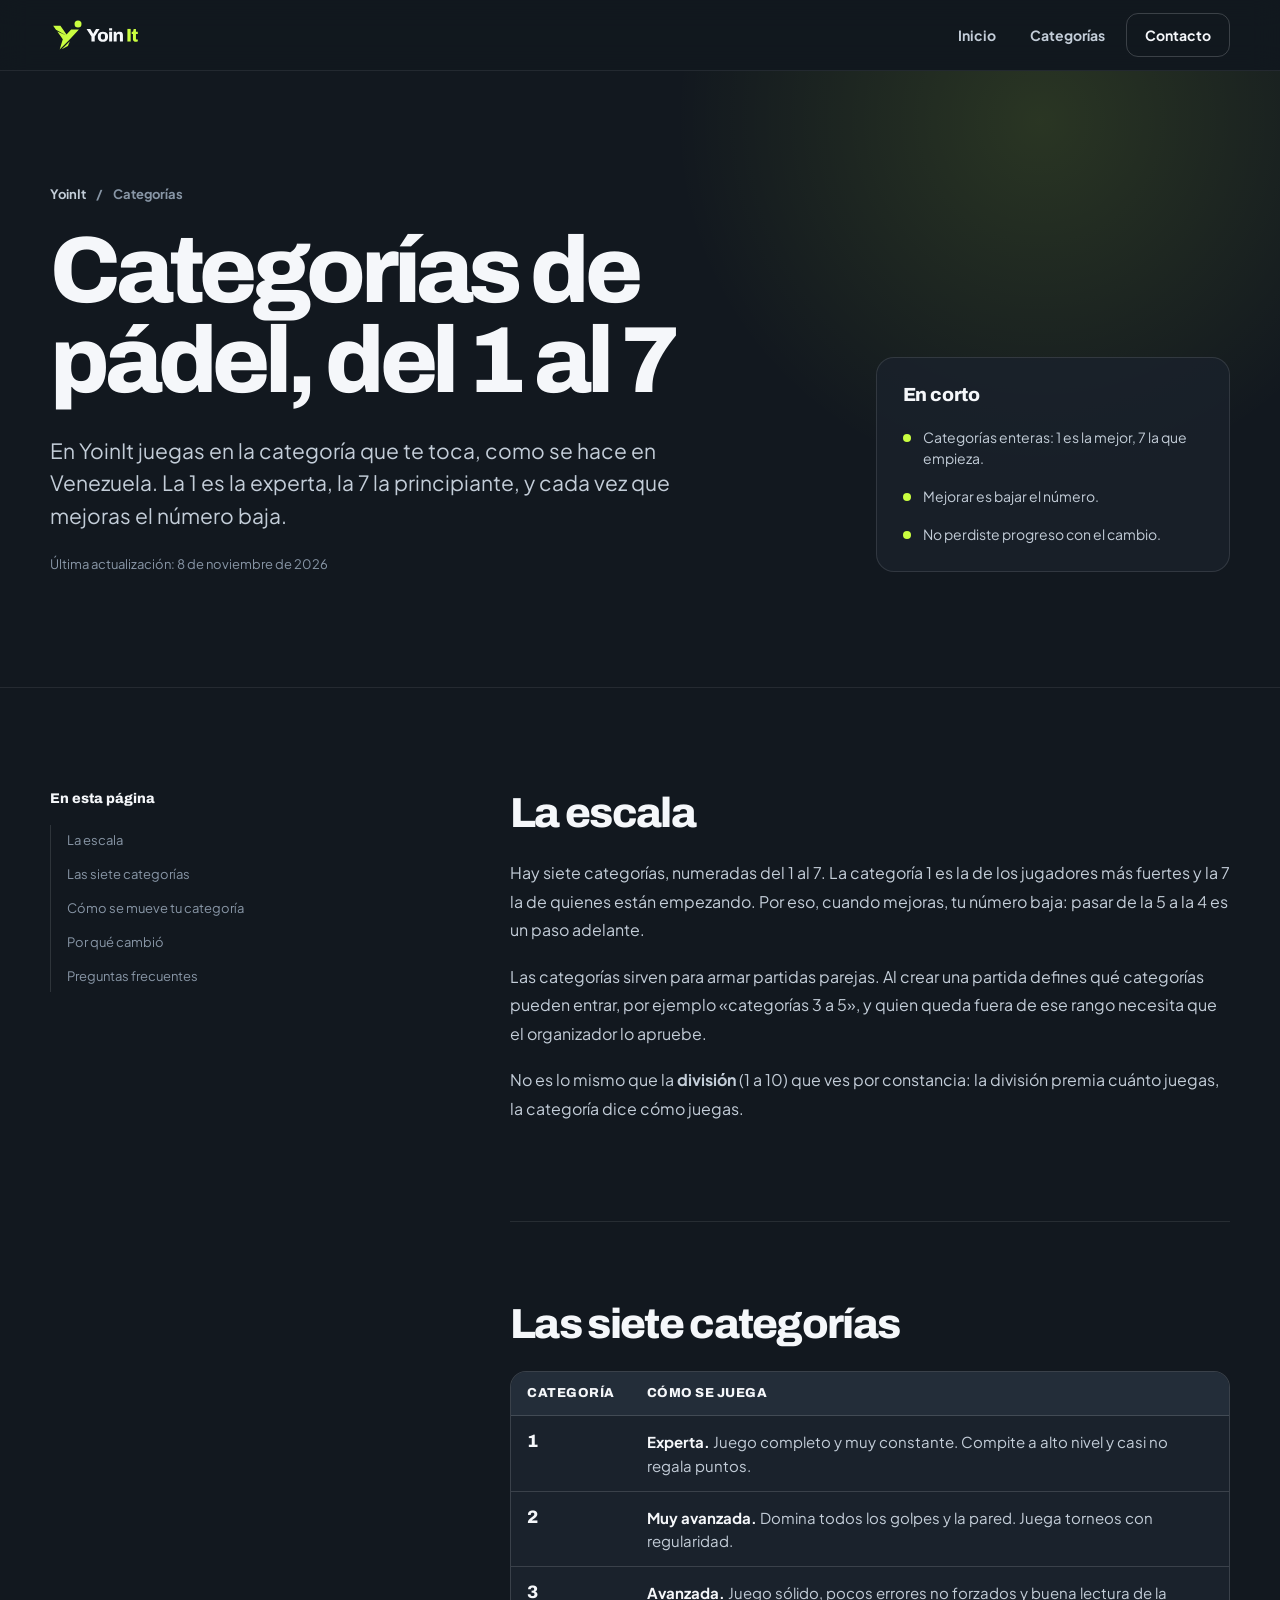
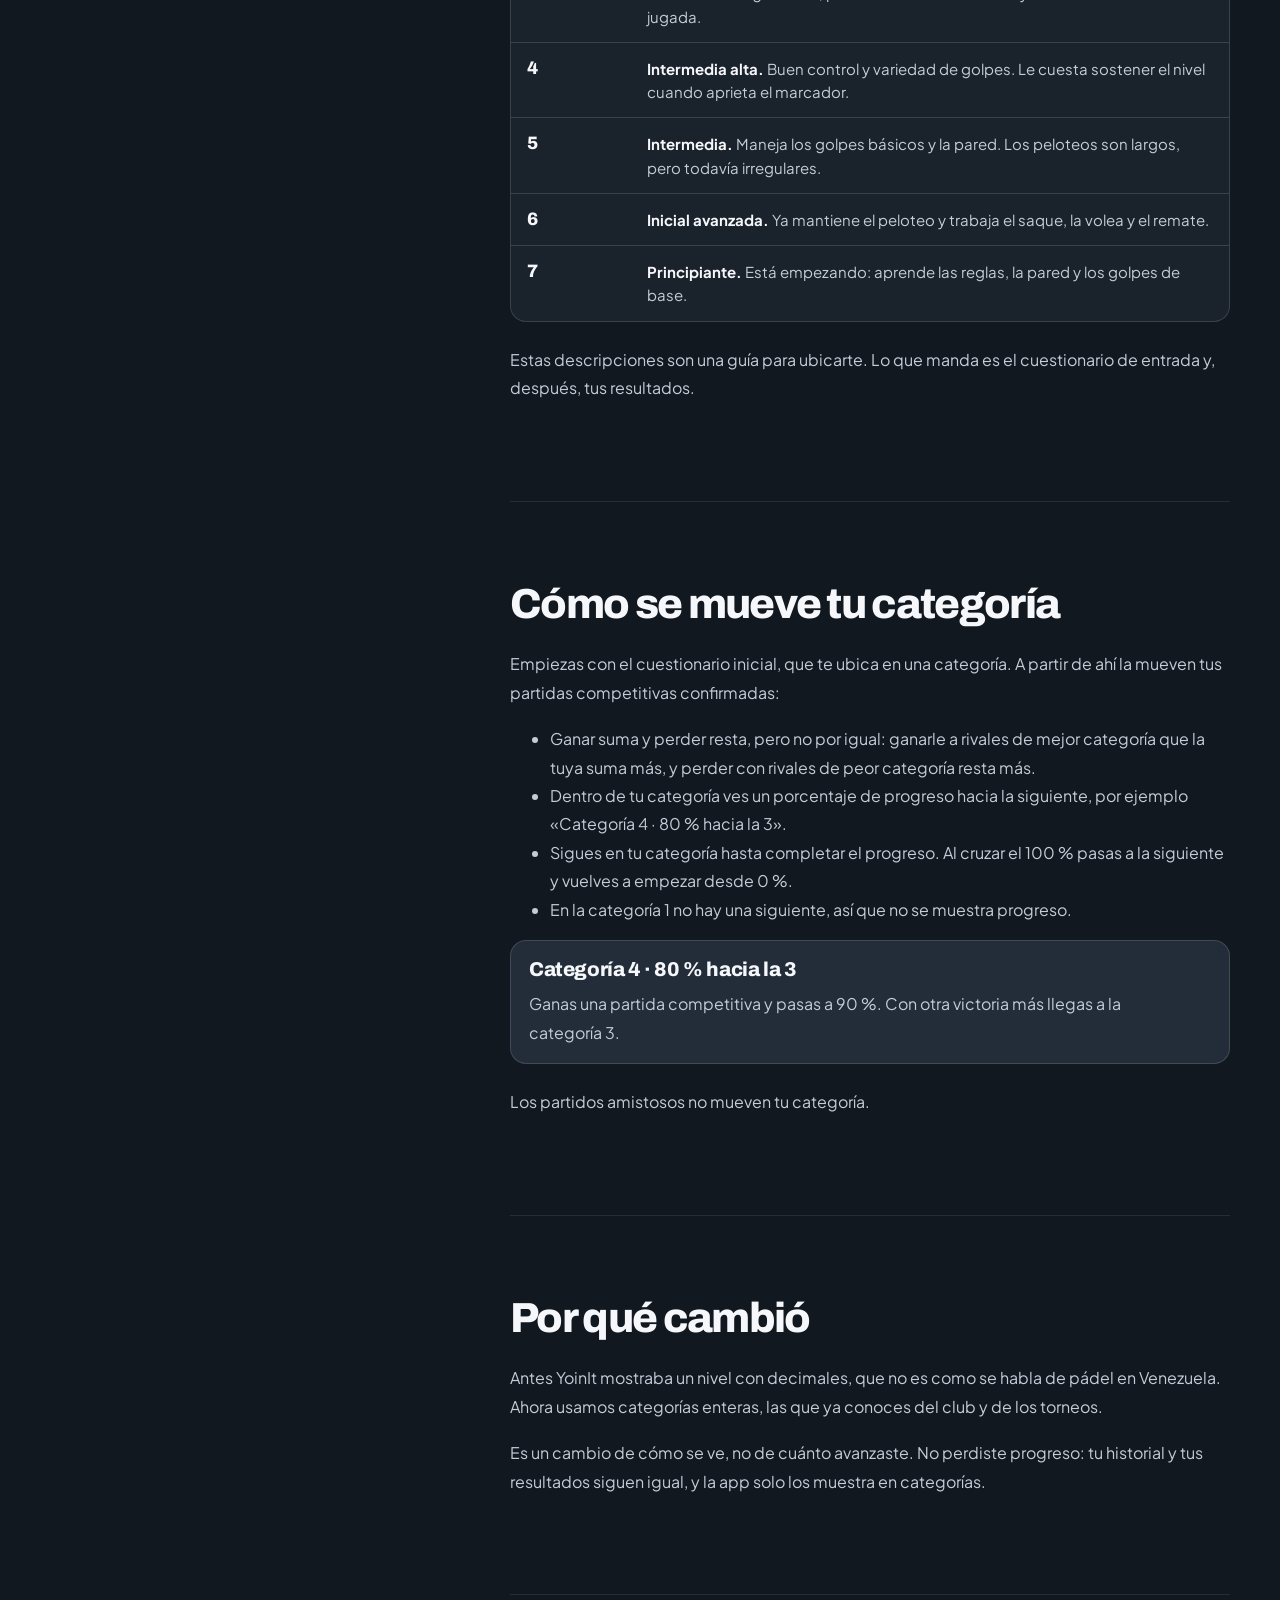
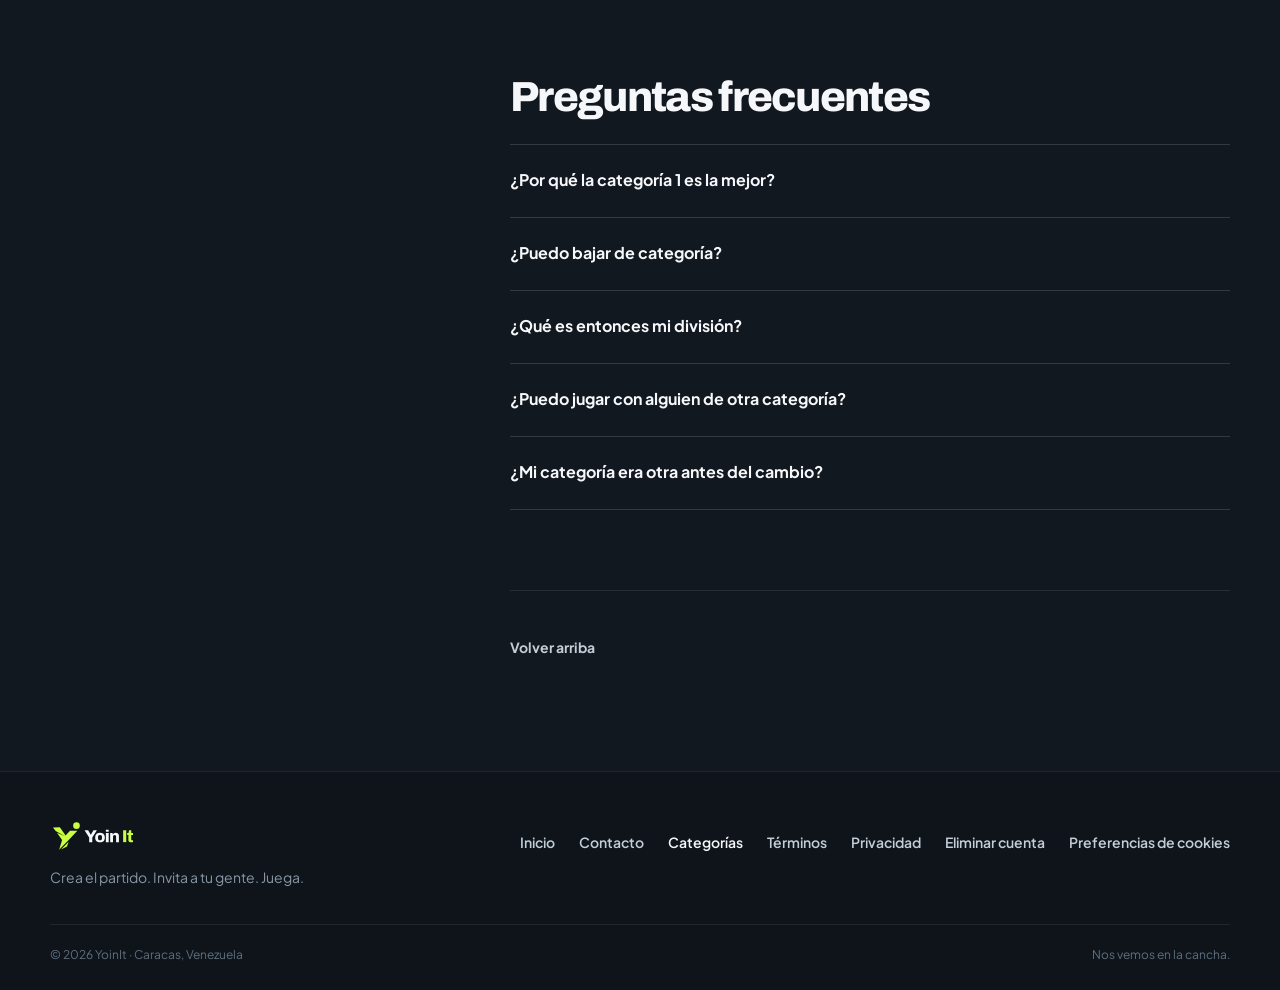
<file: categorias/index.html>
<!DOCTYPE html>
<html lang="es-VE">
<head>
  <meta charset="utf-8">
  <meta name="viewport" content="width=device-width, initial-scale=1">
  <title>Categorías 1 a 7 — YoinIt</title>
  <meta name="description" content="Cómo funcionan las categorías de YoinIt: del 1 (experta) al 7 (principiante), cómo se mueve la tuya y por qué cambió el nivel con decimales.">
  <meta name="robots" content="index, follow">
  <link rel="canonical" href="https://yoinit.app/categorias/">
  <meta property="og:type" content="website">
  <meta property="og:site_name" content="YoinIt">
  <meta property="og:locale" content="es_VE">
  <meta property="og:title" content="Categorías 1 a 7 — YoinIt">
  <meta property="og:description" content="La 1 es la experta, la 7 la principiante, y mejorar baja el número. Así se mueve tu categoría.">
  <meta property="og:url" content="https://yoinit.app/categorias/">
  <meta property="og:image" content="https://yoinit.app/assets/images/og-yoinit-1200x630.png">
  <meta property="og:image:width" content="1200">
  <meta property="og:image:height" content="630">
  <meta name="twitter:card" content="summary_large_image">
  <link rel="icon" href="../assets/brand/yoinit-logo-kit-v1/favicon/favicon.svg" type="image/svg+xml">
  <link rel="alternate icon" href="../assets/brand/yoinit-logo-kit-v1/favicon/favicon.ico" sizes="any">
  <link rel="apple-touch-icon" href="../assets/brand/yoinit-logo-kit-v1/favicon/apple-touch-icon.png">
  <link rel="preconnect" href="https://fonts.googleapis.com">
  <link rel="preconnect" href="https://fonts.gstatic.com" crossorigin>
  <link href="https://fonts.googleapis.com/css2?family=Archivo:wght@400;500;700;800&amp;family=Plus+Jakarta+Sans:wght@400;500;600;700;800&amp;display=swap" rel="stylesheet">
  <link rel="stylesheet" href="../assets/css/styles.css?v=20261102">
  <link rel="stylesheet" href="../assets/css/privacy.css">
  <link rel="stylesheet" href="../assets/css/categorias.css?v=20261109">
</head>
<body class="privacy-page">
  <a href="#contenido" class="skip-link">Saltar al contenido</a>

  <header class="privacy-header">
    <div class="privacy-header__inner">
      <a href="../" class="privacy-brand" aria-label="YoinIt, volver al inicio">
        <img src="../assets/brand/yoinit-logo-kit-v1/svg/yoinit-horizontal-color-fondo-oscuro.svg" alt="YoinIt">
      </a>
      <nav aria-label="Navegación principal" class="privacy-header__nav">
        <a href="../">Inicio</a>
        <a href="./" aria-current="page">Categorías</a>
        <a href="../#contacto" class="privacy-header__cta">Contacto</a>
      </nav>
    </div>
  </header>

  <main id="contenido">
    <section class="privacy-hero" aria-labelledby="privacy-title">
      <div class="privacy-hero__glow" aria-hidden="true"></div>
      <div class="privacy-hero__inner">
        <div class="privacy-hero__copy">
          <p class="privacy-breadcrumb"><a href="../">YoinIt</a><span aria-hidden="true">/</span> Categorías</p>
          <h1 id="privacy-title">Categorías de pádel, del 1 al 7</h1>
          <p class="privacy-hero__lead">En YoinIt juegas en la categoría que te toca, como se hace en Venezuela. La 1 es la experta, la 7 la principiante, y cada vez que mejoras el número baja.</p>
          <p class="privacy-updated">Última actualización: <time datetime="2026-11-08">8 de noviembre de 2026</time></p>
        </div>
        <aside class="privacy-promise" aria-label="Categorías en corto">
          <p class="privacy-promise__title">En corto</p>
          <ul>
            <li><span aria-hidden="true"></span>Categorías enteras: 1 es la mejor, 7 la que empieza.</li>
            <li><span aria-hidden="true"></span>Mejorar es bajar el número.</li>
            <li><span aria-hidden="true"></span>No perdiste progreso con el cambio.</li>
          </ul>
        </aside>
      </div>
    </section>

    <div class="privacy-layout">
      <aside class="privacy-toc" aria-label="Contenido de la página">
        <p>En esta página</p>
        <nav>
          <a href="#escala">La escala</a>
          <a href="#tabla">Las siete categorías</a>
          <a href="#como-se-mueve">Cómo se mueve tu categoría</a>
          <a href="#por-que-cambio">Por qué cambió</a>
          <a href="#preguntas">Preguntas frecuentes</a>
        </nav>
      </aside>

      <article class="privacy-article">
        <section id="escala" aria-labelledby="escala-title">
          <h2 id="escala-title">La escala</h2>
          <p>Hay siete categorías, numeradas del 1 al 7. La categoría 1 es la de los jugadores más fuertes y la 7 la de quienes están empezando. Por eso, cuando mejoras, tu número baja: pasar de la 5 a la 4 es un paso adelante.</p>
          <p>Las categorías sirven para armar partidas parejas. Al crear una partida defines qué categorías pueden entrar, por ejemplo &laquo;categorías 3 a 5&raquo;, y quien queda fuera de ese rango necesita que el organizador lo apruebe.</p>
          <p>No es lo mismo que la <strong>división</strong> (1 a 10) que ves por constancia: la división premia cuánto juegas, la categoría dice cómo juegas.</p>
        </section>

        <section id="tabla" aria-labelledby="tabla-title">
          <h2 id="tabla-title">Las siete categorías</h2>
          <div class="cat-table-wrap">
            <table class="cat-table">
              <thead>
                <tr><th scope="col">Categoría</th><th scope="col">Cómo se juega</th></tr>
              </thead>
              <tbody>
                <tr><th scope="row">1</th><td><strong>Experta.</strong> Juego completo y muy constante. Compite a alto nivel y casi no regala puntos.</td></tr>
                <tr><th scope="row">2</th><td><strong>Muy avanzada.</strong> Domina todos los golpes y la pared. Juega torneos con regularidad.</td></tr>
                <tr><th scope="row">3</th><td><strong>Avanzada.</strong> Juego sólido, pocos errores no forzados y buena lectura de la jugada.</td></tr>
                <tr><th scope="row">4</th><td><strong>Intermedia alta.</strong> Buen control y variedad de golpes. Le cuesta sostener el nivel cuando aprieta el marcador.</td></tr>
                <tr><th scope="row">5</th><td><strong>Intermedia.</strong> Maneja los golpes básicos y la pared. Los peloteos son largos, pero todavía irregulares.</td></tr>
                <tr><th scope="row">6</th><td><strong>Inicial avanzada.</strong> Ya mantiene el peloteo y trabaja el saque, la volea y el remate.</td></tr>
                <tr><th scope="row">7</th><td><strong>Principiante.</strong> Está empezando: aprende las reglas, la pared y los golpes de base.</td></tr>
              </tbody>
            </table>
          </div>
          <p>Estas descripciones son una guía para ubicarte. Lo que manda es el cuestionario de entrada y, después, tus resultados.</p>
        </section>

        <section id="como-se-mueve" aria-labelledby="mueve-title">
          <h2 id="mueve-title">Cómo se mueve tu categoría</h2>
          <p>Empiezas con el cuestionario inicial, que te ubica en una categoría. A partir de ahí la mueven tus partidas competitivas confirmadas:</p>
          <ul>
            <li>Ganar suma y perder resta, pero no por igual: ganarle a rivales de mejor categoría que la tuya suma más, y perder con rivales de peor categoría resta más.</li>
            <li>Dentro de tu categoría ves un porcentaje de progreso hacia la siguiente, por ejemplo &laquo;Categoría 4 · 80 % hacia la 3&raquo;.</li>
            <li>Sigues en tu categoría hasta completar el progreso. Al cruzar el 100 % pasas a la siguiente y vuelves a empezar desde 0 %.</li>
            <li>En la categoría 1 no hay una siguiente, así que no se muestra progreso.</li>
          </ul>
          <div class="cat-example">
            <p class="cat-example__title">Categoría 4 · 80 % hacia la 3</p>
            <p>Ganas una partida competitiva y pasas a 90 %. Con otra victoria más llegas a la categoría 3.</p>
          </div>
          <p>Los partidos amistosos no mueven tu categoría.</p>
        </section>

        <section id="por-que-cambio" aria-labelledby="cambio-title">
          <h2 id="cambio-title">Por qué cambió</h2>
          <p>Antes YoinIt mostraba un nivel con decimales, que no es como se habla de pádel en Venezuela. Ahora usamos categorías enteras, las que ya conoces del club y de los torneos.</p>
          <p>Es un cambio de cómo se ve, no de cuánto avanzaste. No perdiste progreso: tu historial y tus resultados siguen igual, y la app solo los muestra en categorías.</p>
        </section>

        <section id="preguntas" aria-labelledby="preguntas-title" class="cat-faq">
          <h2 id="preguntas-title">Preguntas frecuentes</h2>
          <details>
            <summary>¿Por qué la categoría 1 es la mejor?</summary>
            <p>Es la convención de las categorías de pádel en Venezuela: el 1 es el tope y el 7 el punto de partida.</p>
          </details>
          <details>
            <summary>¿Puedo bajar de categoría?</summary>
            <p>Sí. Si pierdes partidas competitivas, tu progreso retrocede y, al pasar el límite, vuelves a la categoría anterior. No ocurre con una sola derrota.</p>
          </details>
          <details>
            <summary>¿Qué es entonces mi división?</summary>
            <p>La división (1 a 10) mide tu constancia: cuánto juegas. No tiene que ver con tu categoría.</p>
          </details>
          <details>
            <summary>¿Puedo jugar con alguien de otra categoría?</summary>
            <p>Sí, siempre que el rango de la partida lo permita. Si quedas fuera, puedes pedir entrar y el organizador decide.</p>
          </details>
          <details>
            <summary>¿Mi categoría era otra antes del cambio?</summary>
            <p>No cambió tu juego. Solo se muestra distinto: lo que antes veías como nivel con decimales ahora es una categoría y un porcentaje de progreso.</p>
          </details>
        </section>

        <a class="privacy-back-top" href="#contenido">Volver arriba</a>
      </article>
    </div>
  </main>

  <footer class="privacy-footer">
    <div class="privacy-footer__inner">
      <div>
        <img src="../assets/brand/yoinit-logo-kit-v1/svg/yoinit-horizontal-color-fondo-oscuro.svg" alt="YoinIt">
        <p>Crea el partido. Invita a tu gente. Juega.</p>
      </div>
      <nav aria-label="Enlaces del pie de página">
        <a href="../">Inicio</a>
        <a href="../#contacto">Contacto</a>
        <a href="./" aria-current="page">Categorías</a>
        <a href="../terminos/">Términos</a>
        <a href="../privacidad/">Privacidad</a>
        <a href="../eliminar-cuenta/">Eliminar cuenta</a>
        <button type="button" class="cookie-prefs" data-cookie-prefs>Preferencias de cookies</button>
      </nav>
    </div>
    <div class="privacy-footer__bottom">
      <p>© 2026 YoinIt · Caracas, Venezuela</p>
      <p>Nos vemos en la cancha.</p>
    </div>
  </footer>
  <script type="module" src="../assets/js/consent.js"></script>
</body>
</html>
</file>
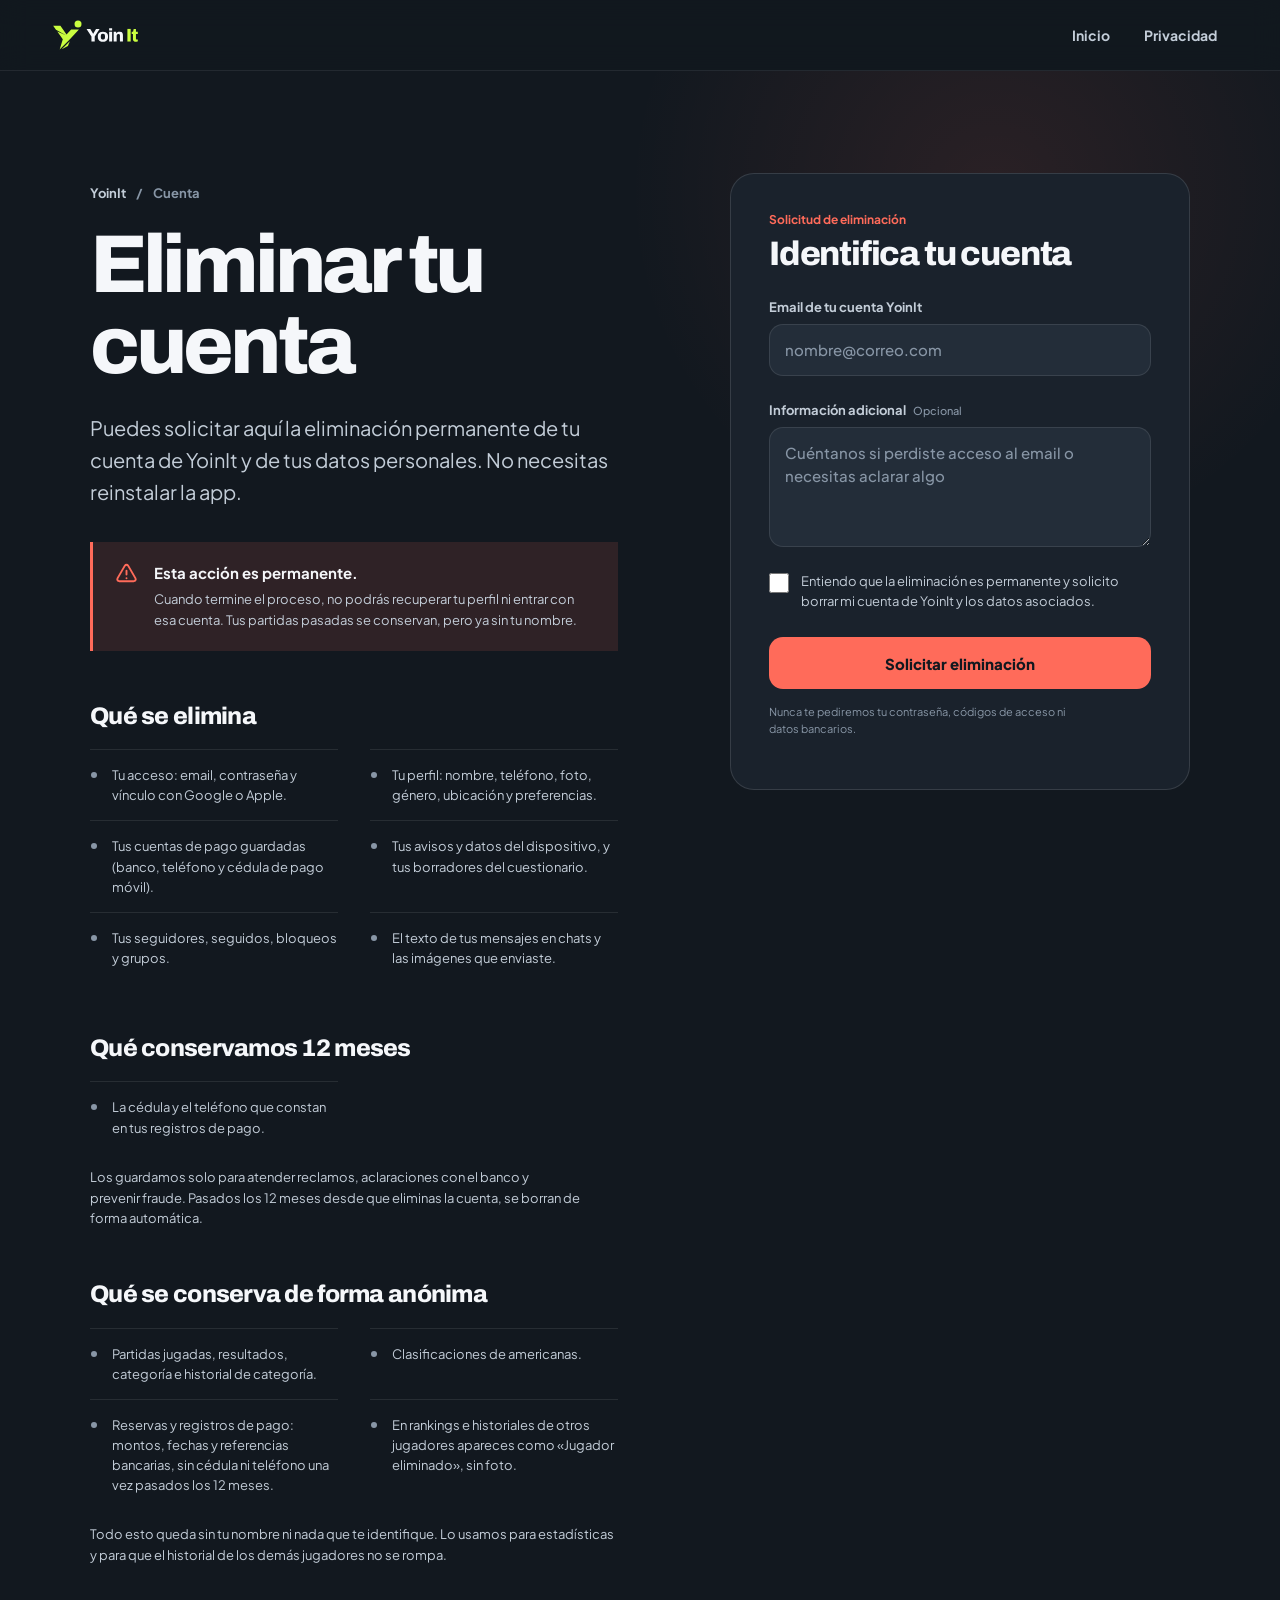
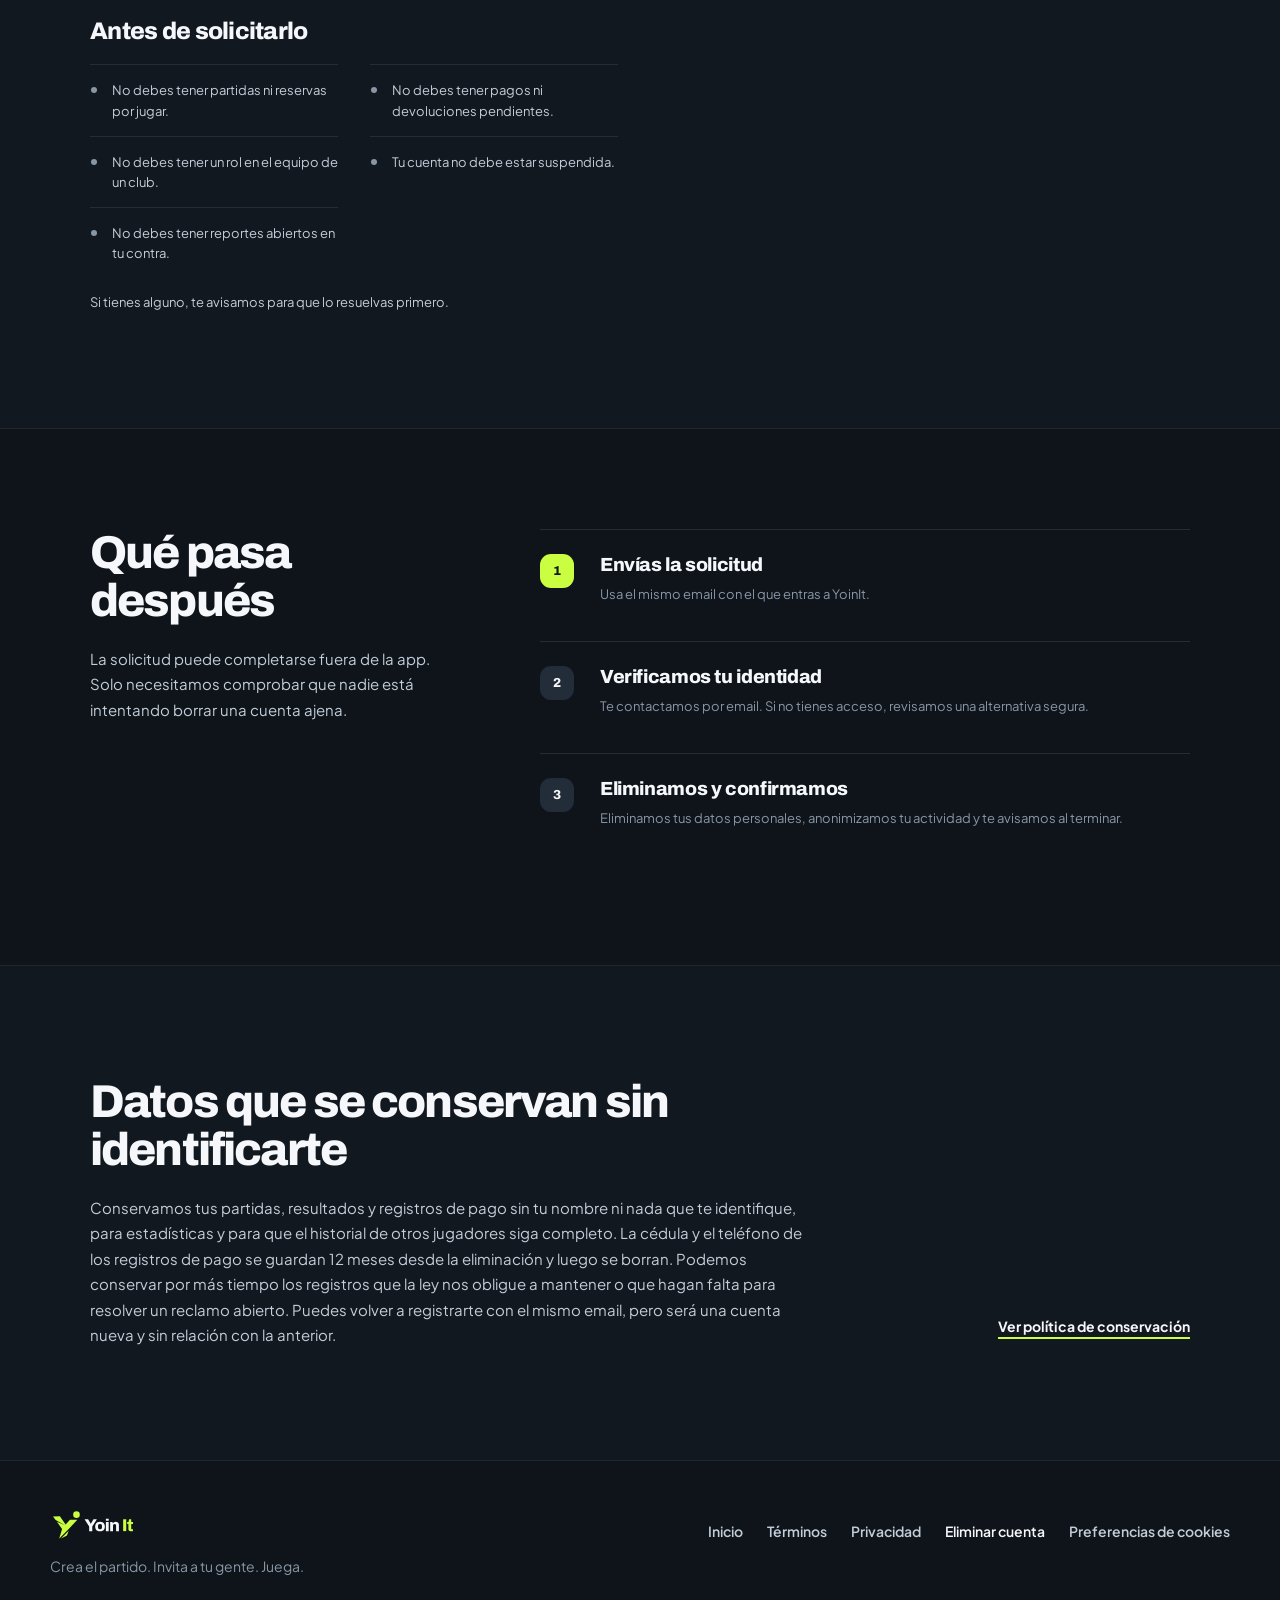
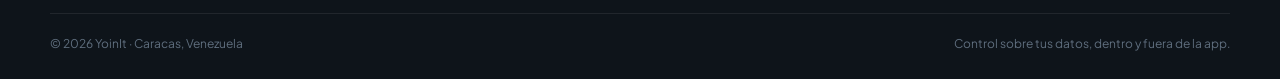
<file: eliminar-cuenta/index.html>
<!DOCTYPE html>
<html lang="es-VE">
<head>
  <meta charset="utf-8">
  <meta name="viewport" content="width=device-width, initial-scale=1">
  <meta name="robots" content="noindex, nofollow">
  <title>Eliminar cuenta y datos — YoinIt</title>
  <meta name="description" content="Solicita la eliminación de tu cuenta de YoinIt y de los datos personales asociados.">
  <link rel="canonical" href="https://yoinit.app/eliminar-cuenta/">
  <link rel="icon" href="../assets/brand/yoinit-logo-kit-v1/favicon/favicon.svg" type="image/svg+xml">
  <link rel="alternate icon" href="../assets/brand/yoinit-logo-kit-v1/favicon/favicon.ico" sizes="any">
  <link rel="apple-touch-icon" href="../assets/brand/yoinit-logo-kit-v1/favicon/apple-touch-icon.png">
  <link rel="preconnect" href="https://fonts.googleapis.com">
  <link rel="preconnect" href="https://fonts.gstatic.com" crossorigin>
  <link href="https://fonts.googleapis.com/css2?family=Archivo:wght@400;500;700;800&amp;family=Plus+Jakarta+Sans:wght@400;500;600;700;800&amp;display=swap" rel="stylesheet">
  <link rel="stylesheet" href="../assets/css/styles.css?v=20261102">
  <link rel="stylesheet" href="../assets/css/privacy.css">
  <link rel="stylesheet" href="../assets/css/delete-account.css">
</head>
<body class="privacy-page deletion-page">
  <a href="#contenido" class="skip-link">Saltar al contenido</a>

  <header class="privacy-header">
    <div class="privacy-header__inner">
      <a href="../" class="privacy-brand" aria-label="YoinIt, volver al inicio">
        <img src="../assets/brand/yoinit-logo-kit-v1/svg/yoinit-horizontal-color-fondo-oscuro.svg" alt="YoinIt">
      </a>
      <nav aria-label="Navegación" class="privacy-header__nav">
        <a href="../">Inicio</a>
        <a href="../privacidad/">Privacidad</a>
      </nav>
    </div>
  </header>

  <main id="contenido">
    <section class="deletion-hero" aria-labelledby="deletion-title">
      <div class="deletion-hero__inner">
        <div class="deletion-copy">
          <p class="privacy-breadcrumb"><a href="../">YoinIt</a><span aria-hidden="true">/</span> Cuenta</p>
          <h1 id="deletion-title">Eliminar tu cuenta</h1>
          <p class="deletion-lead">Puedes solicitar aquí la eliminación permanente de tu cuenta de YoinIt y de tus datos personales. No necesitas reinstalar la app.</p>

          <div class="deletion-warning" role="note">
            <svg viewBox="0 0 24 24" aria-hidden="true"><path d="M12 9v4m0 4h.01M10.3 3.8 2.6 17.1A2 2 0 0 0 4.3 20h15.4a2 2 0 0 0 1.7-2.9L13.7 3.8a2 2 0 0 0-3.4 0Z"></path></svg>
            <div>
              <strong>Esta acción es permanente.</strong>
              <p>Cuando termine el proceso, no podrás recuperar tu perfil ni entrar con esa cuenta. Tus partidas pasadas se conservan, pero ya sin tu nombre.</p>
            </div>
          </div>

          <section class="deletion-includes" aria-labelledby="includes-title">
            <h2 id="includes-title">Qué se elimina</h2>
            <ul>
              <li>Tu acceso: email, contraseña y vínculo con Google o Apple.</li>
              <li>Tu perfil: nombre, teléfono, foto, género, ubicación y preferencias.</li>
              <li>Tus cuentas de pago guardadas (banco, teléfono y cédula de pago móvil).</li>
              <li>Tus avisos y datos del dispositivo, y tus borradores del cuestionario.</li>
              <li>Tus seguidores, seguidos, bloqueos y grupos.</li>
              <li>El texto de tus mensajes en chats y las imágenes que enviaste.</li>
            </ul>
          </section>

          <section class="deletion-includes" aria-labelledby="keeps12-title">
            <h2 id="keeps12-title">Qué conservamos 12 meses</h2>
            <ul>
              <li>La cédula y el teléfono que constan en tus registros de pago.</li>
            </ul>
            <p class="deletion-note">Los guardamos solo para atender reclamos, aclaraciones con el banco y prevenir fraude. Pasados los 12 meses desde que eliminas la cuenta, se borran de forma automática.</p>
          </section>

          <section class="deletion-includes" aria-labelledby="keeps-title">
            <h2 id="keeps-title">Qué se conserva de forma anónima</h2>
            <ul>
              <li>Partidas jugadas, resultados, categoría e historial de categoría.</li>
              <li>Clasificaciones de americanas.</li>
              <li>Reservas y registros de pago: montos, fechas y referencias bancarias, sin cédula ni teléfono una vez pasados los 12 meses.</li>
              <li>En rankings e historiales de otros jugadores apareces como «Jugador eliminado», sin foto.</li>
            </ul>
            <p class="deletion-note">Todo esto queda sin tu nombre ni nada que te identifique. Lo usamos para estadísticas y para que el historial de los demás jugadores no se rompa.</p>
          </section>

          <section class="deletion-includes" aria-labelledby="before-title">
            <h2 id="before-title">Antes de solicitarlo</h2>
            <ul>
              <li>No debes tener partidas ni reservas por jugar.</li>
              <li>No debes tener pagos ni devoluciones pendientes.</li>
              <li>No debes tener un rol en el equipo de un club.</li>
              <li>Tu cuenta no debe estar suspendida.</li>
              <li>No debes tener reportes abiertos en tu contra.</li>
            </ul>
            <p class="deletion-note">Si tienes alguno, te avisamos para que lo resuelvas primero.</p>
          </section>
        </div>

        <div class="deletion-form-column">
          <form class="deletion-form" id="account-deletion-form" action="https://formspree.io/f/mjykwgvg" method="POST" accept-charset="UTF-8" aria-describedby="deletion-form-help deletion-form-status">
            <input type="hidden" name="_subject" value="Solicitud de eliminación de cuenta de YoinIt">
            <input type="hidden" name="tipo_solicitud" value="eliminacion_cuenta_y_datos">

            <div class="deletion-form__heading">
              <p>Solicitud de eliminación</p>
              <h2>Identifica tu cuenta</h2>
            </div>

            <label class="deletion-field">
              <span>Email de tu cuenta YoinIt</span>
              <input type="email" name="email" autocomplete="email" placeholder="nombre@correo.com" required>
            </label>

            <label class="deletion-field">
              <span>Información adicional <small>Opcional</small></span>
              <textarea name="detalle" rows="4" placeholder="Cuéntanos si perdiste acceso al email o necesitas aclarar algo"></textarea>
            </label>

            <label class="deletion-confirm">
              <input type="checkbox" name="confirmacion" value="Confirmo la eliminación permanente" required>
              <span>Entiendo que la eliminación es permanente y solicito borrar mi cuenta de YoinIt y los datos asociados.</span>
            </label>

            <button type="submit" class="deletion-submit">Solicitar eliminación</button>
            <p id="deletion-form-help" class="deletion-form__help">Nunca te pediremos tu contraseña, códigos de acceso ni datos bancarios.</p>
            <p id="deletion-form-status" class="deletion-form__status" role="status" aria-live="polite"></p>
          </form>

          <div class="deletion-success" id="deletion-success" hidden tabindex="-1">
            <div class="deletion-success__mark" aria-hidden="true">✓</div>
            <h2>Solicitud recibida</h2>
            <p>Te escribiremos al email indicado para verificar que la cuenta es tuya y comunicarte el plazo estimado de eliminación.</p>
            <a href="../" class="secondary-button">Volver al inicio</a>
          </div>
        </div>
      </div>
    </section>

    <section class="deletion-process" aria-labelledby="process-title">
      <div class="deletion-process__inner">
        <div class="deletion-process__intro">
          <h2 id="process-title">Qué pasa después</h2>
          <p>La solicitud puede completarse fuera de la app. Solo necesitamos comprobar que nadie está intentando borrar una cuenta ajena.</p>
        </div>
        <ol>
          <li><span>1</span><div><h3>Envías la solicitud</h3><p>Usa el mismo email con el que entras a YoinIt.</p></div></li>
          <li><span>2</span><div><h3>Verificamos tu identidad</h3><p>Te contactamos por email. Si no tienes acceso, revisamos una alternativa segura.</p></div></li>
          <li><span>3</span><div><h3>Eliminamos y confirmamos</h3><p>Eliminamos tus datos personales, anonimizamos tu actividad y te avisamos al terminar.</p></div></li>
        </ol>
      </div>
    </section>

    <section class="deletion-retention" aria-labelledby="retention-title">
      <div>
        <h2 id="retention-title">Datos que se conservan sin identificarte</h2>
        <p>Conservamos tus partidas, resultados y registros de pago sin tu nombre ni nada que te identifique, para estadísticas y para que el historial de otros jugadores siga completo. La cédula y el teléfono de los registros de pago se guardan 12 meses desde la eliminación y luego se borran. Podemos conservar por más tiempo los registros que la ley nos obligue a mantener o que hagan falta para resolver un reclamo abierto. Puedes volver a registrarte con el mismo email, pero será una cuenta nueva y sin relación con la anterior.</p>
      </div>
      <a href="../privacidad/#conservacion">Ver política de conservación</a>
    </section>
  </main>

  <footer class="privacy-footer">
    <div class="privacy-footer__inner">
      <div>
        <img src="../assets/brand/yoinit-logo-kit-v1/svg/yoinit-horizontal-color-fondo-oscuro.svg" alt="YoinIt">
        <p>Crea el partido. Invita a tu gente. Juega.</p>
      </div>
      <nav aria-label="Enlaces del pie de página">
        <a href="../">Inicio</a>
        <a href="../terminos/">Términos</a>
        <a href="../privacidad/">Privacidad</a>
        <a href="./" aria-current="page">Eliminar cuenta</a>
        <button type="button" class="cookie-prefs" data-cookie-prefs>Preferencias de cookies</button>
      </nav>
    </div>
    <div class="privacy-footer__bottom">
      <p>© 2026 YoinIt · Caracas, Venezuela</p>
      <p>Control sobre tus datos, dentro y fuera de la app.</p>
    </div>
  </footer>

  <script>
    (function () {
      var form = document.getElementById('account-deletion-form');
      var submit = form.querySelector('button[type="submit"]');
      var status = document.getElementById('deletion-form-status');
      var success = document.getElementById('deletion-success');

      form.addEventListener('submit', async function (event) {
        event.preventDefault();
        if (!form.reportValidity()) return;

        submit.disabled = true;
        submit.textContent = 'Enviando solicitud…';
        status.textContent = 'Estamos enviando tu solicitud.';

        try {
          var response = await fetch(form.action, {
            method: 'POST',
            body: new FormData(form),
            headers: { Accept: 'application/json' }
          });
          if (!response.ok) throw new Error('No se pudo registrar la solicitud');
          form.hidden = true;
          success.hidden = false;
          success.focus();
        } catch (error) {
          status.textContent = 'No pudimos enviar la solicitud. Inténtalo de nuevo en unos minutos.';
          submit.disabled = false;
          submit.textContent = 'Solicitar eliminación';
        }
      });
    })();
  </script>
  <script type="module" src="../assets/js/consent.js"></script>
</body>
</html>
</file>
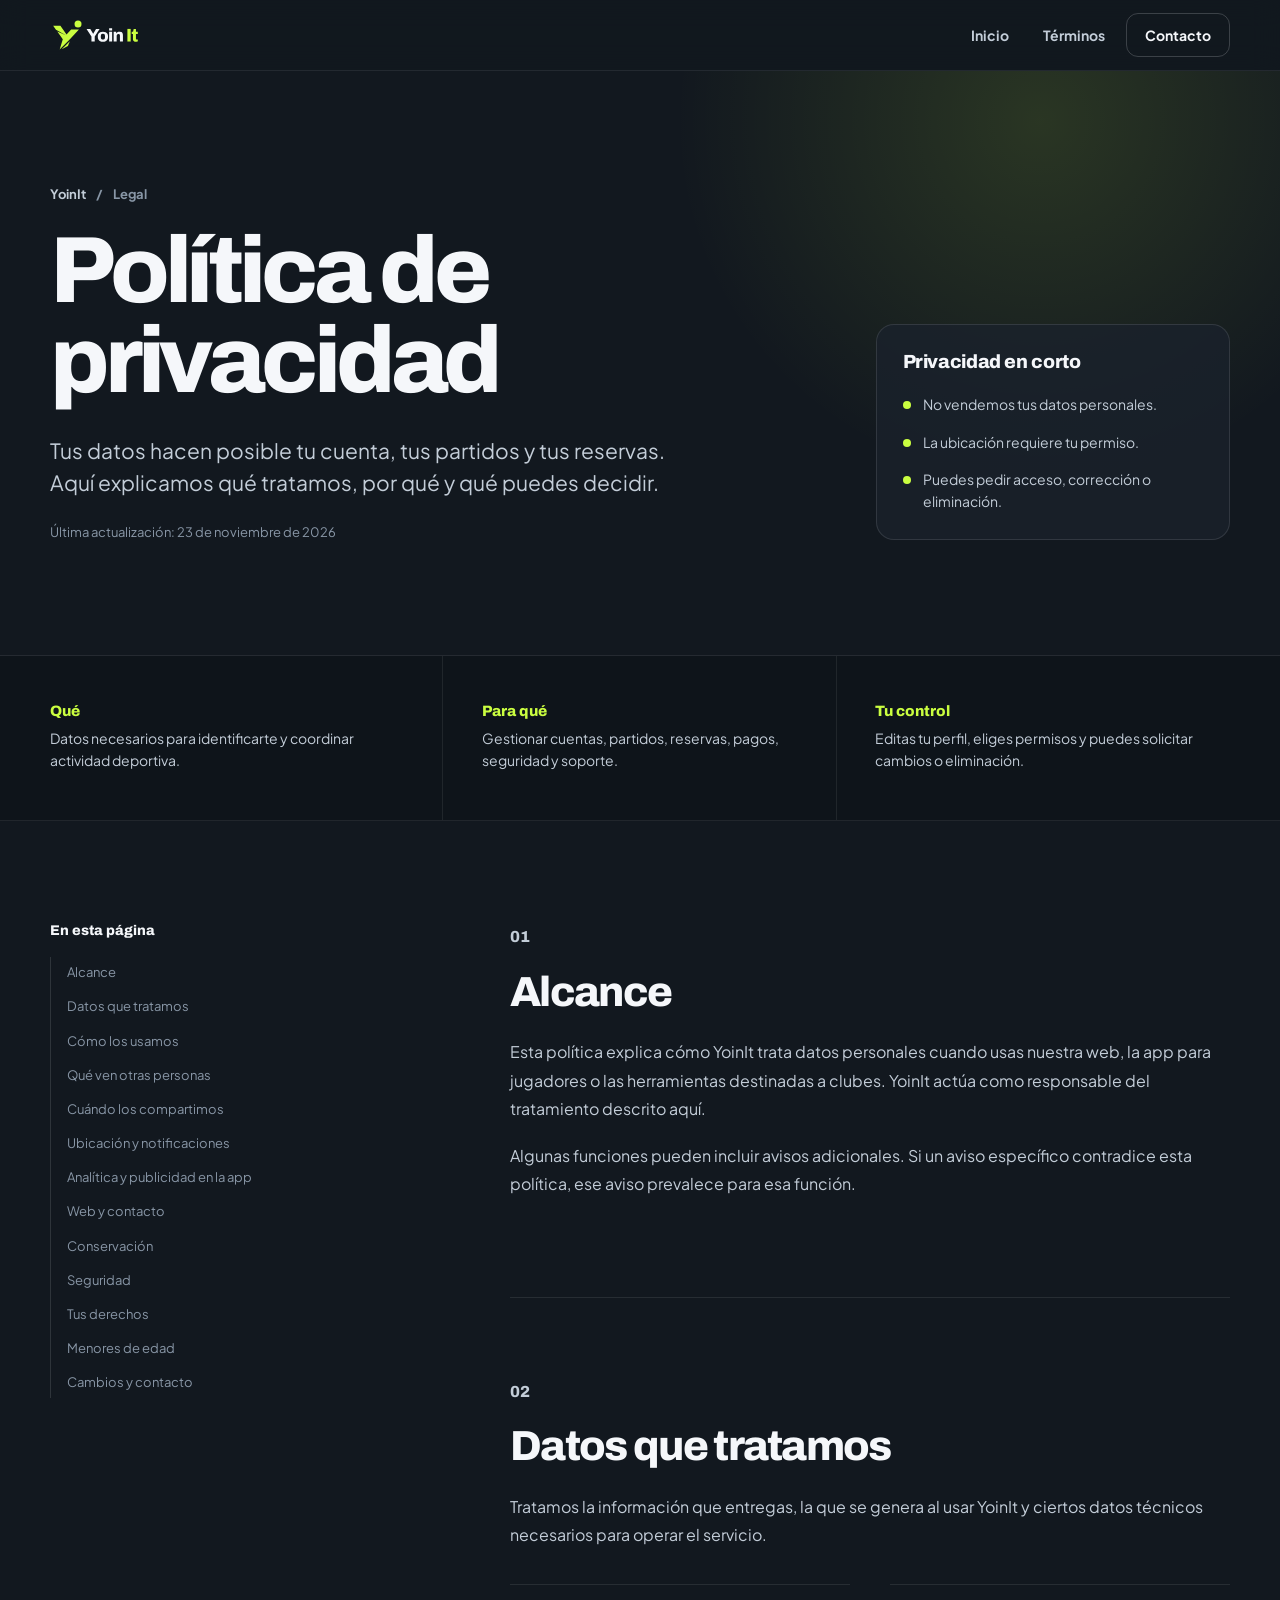
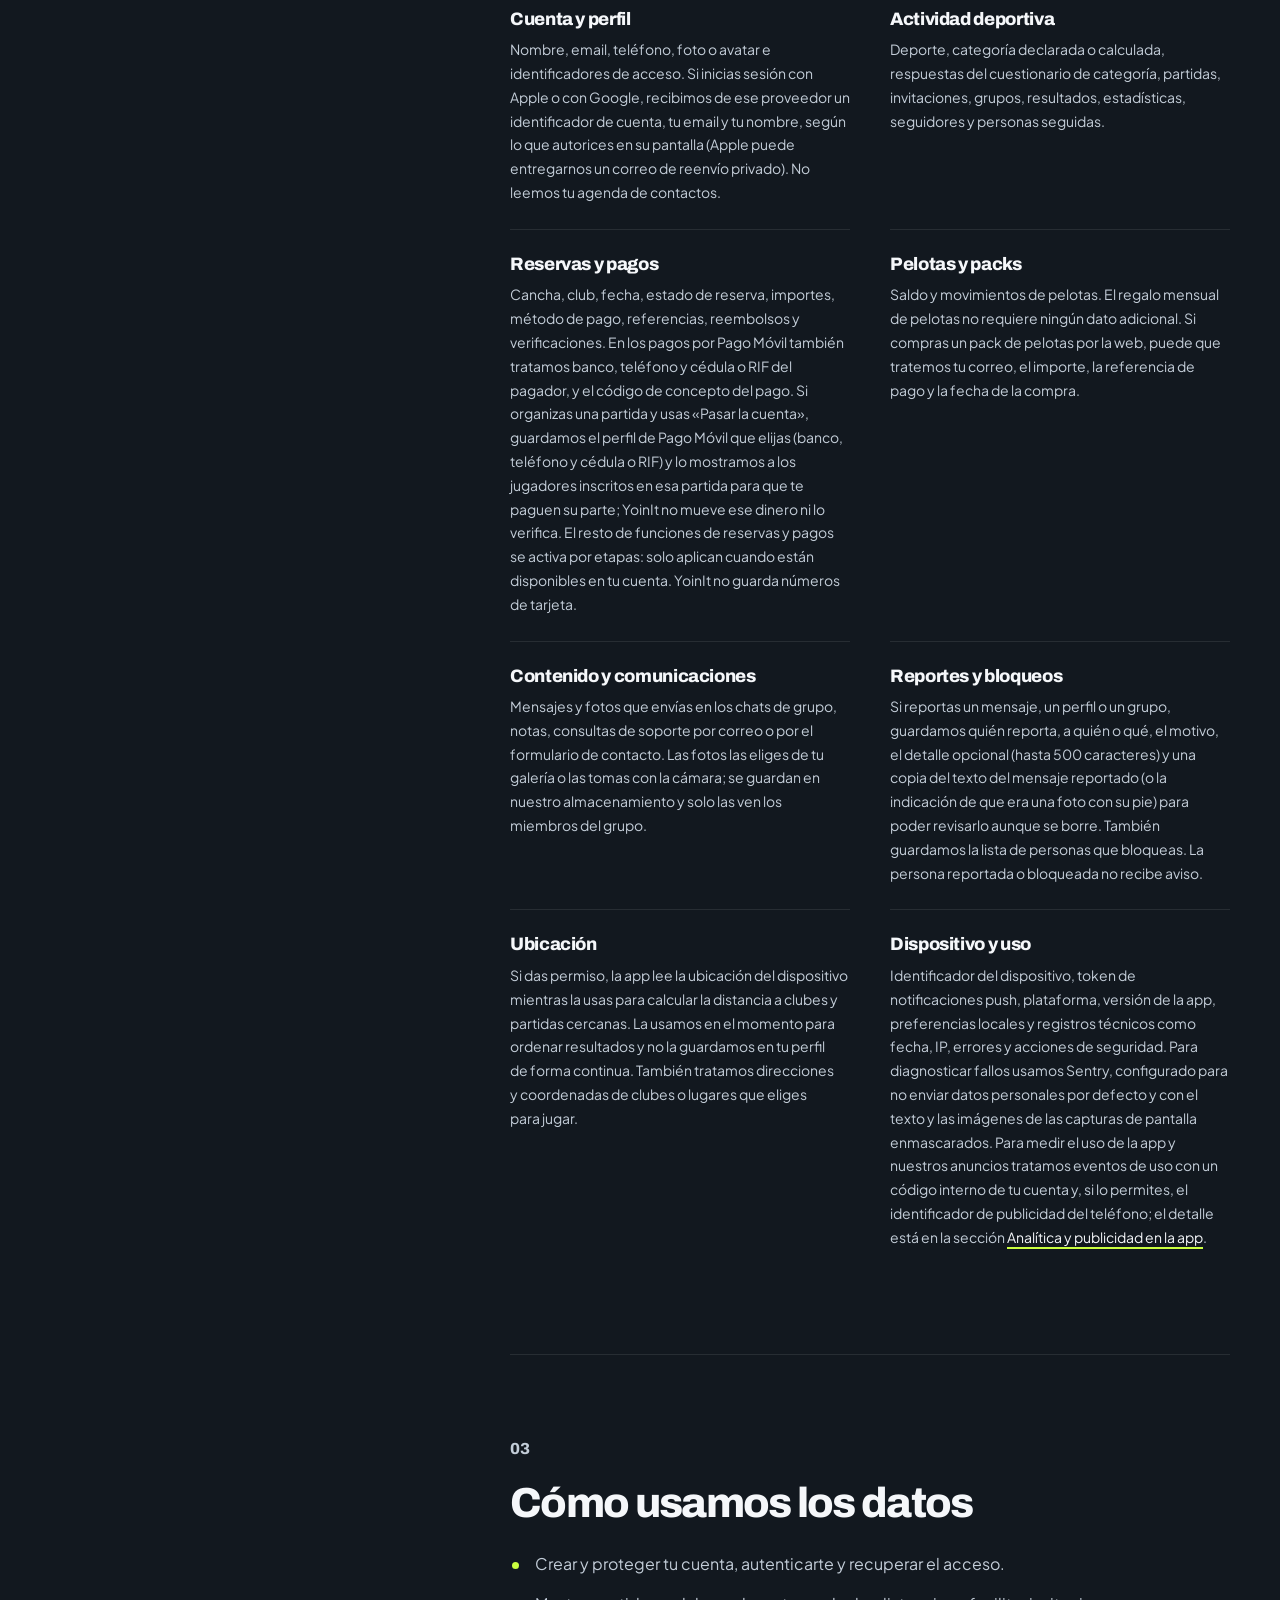
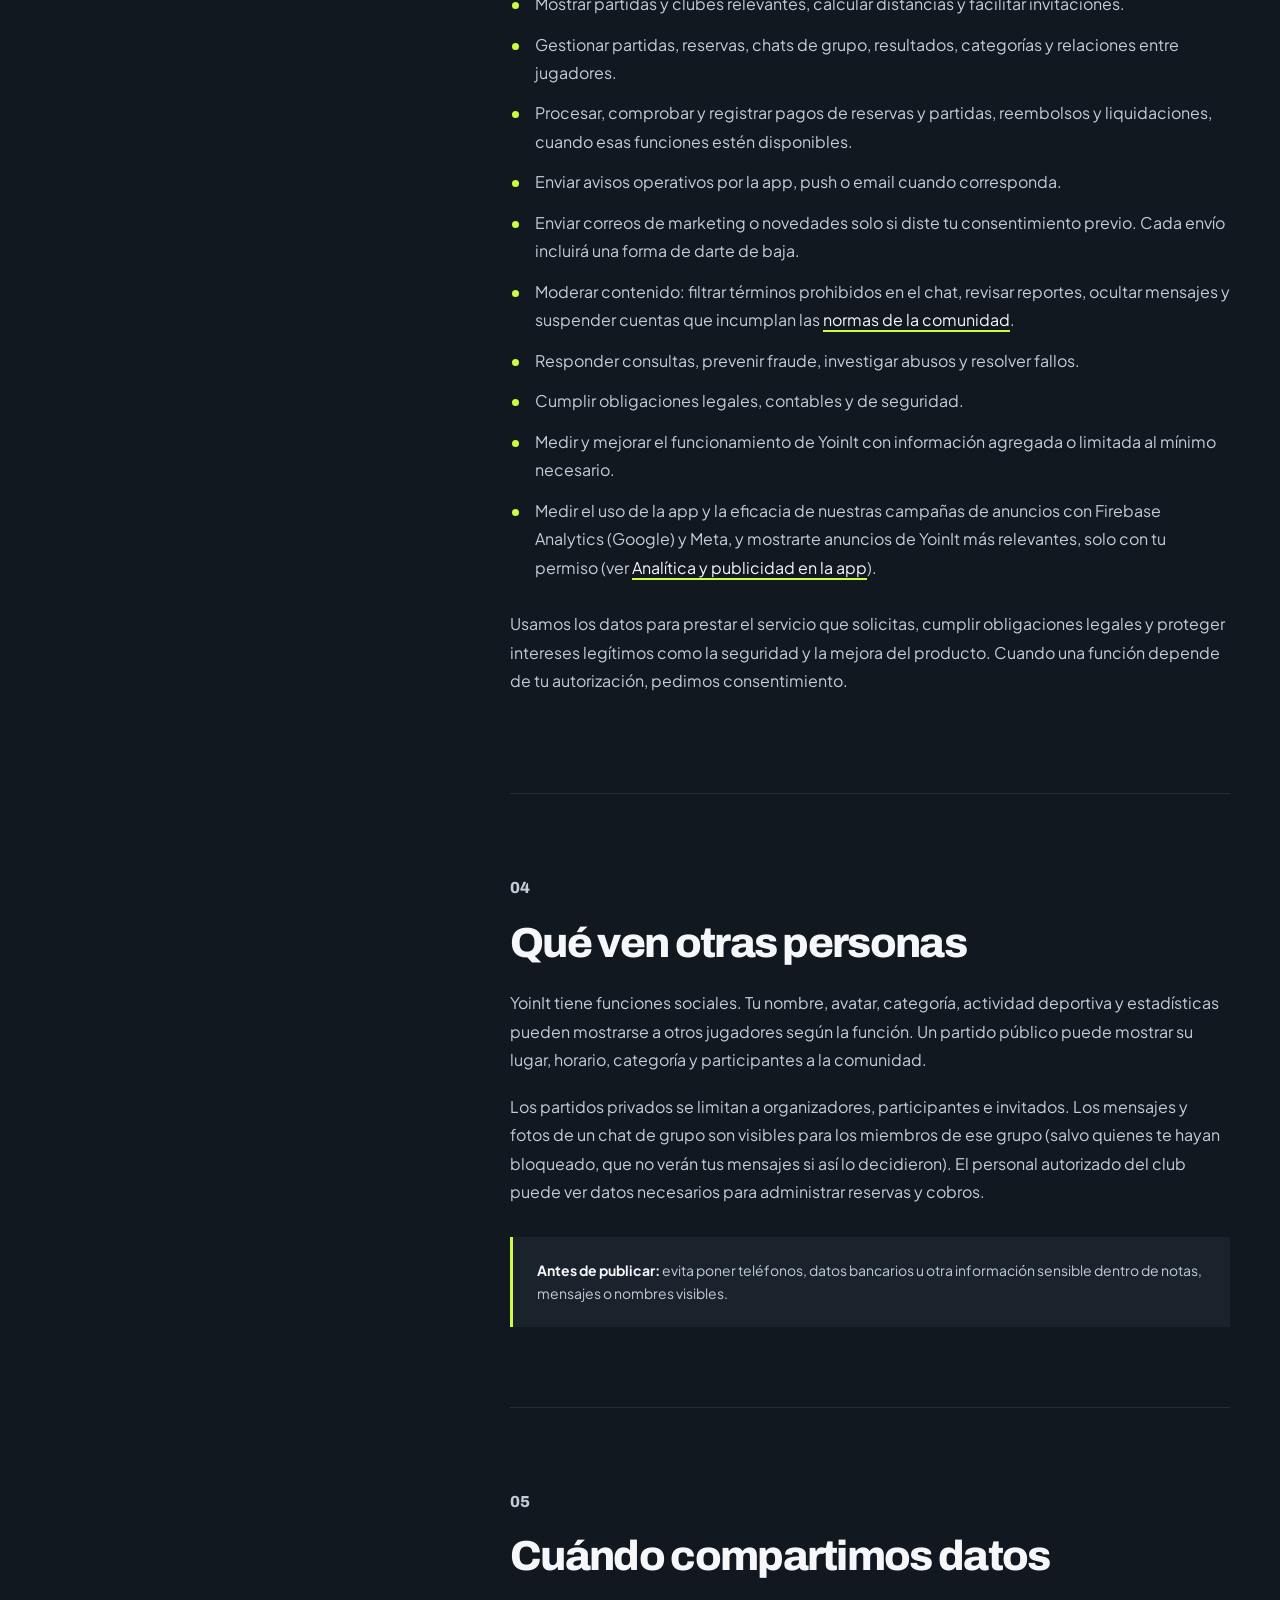
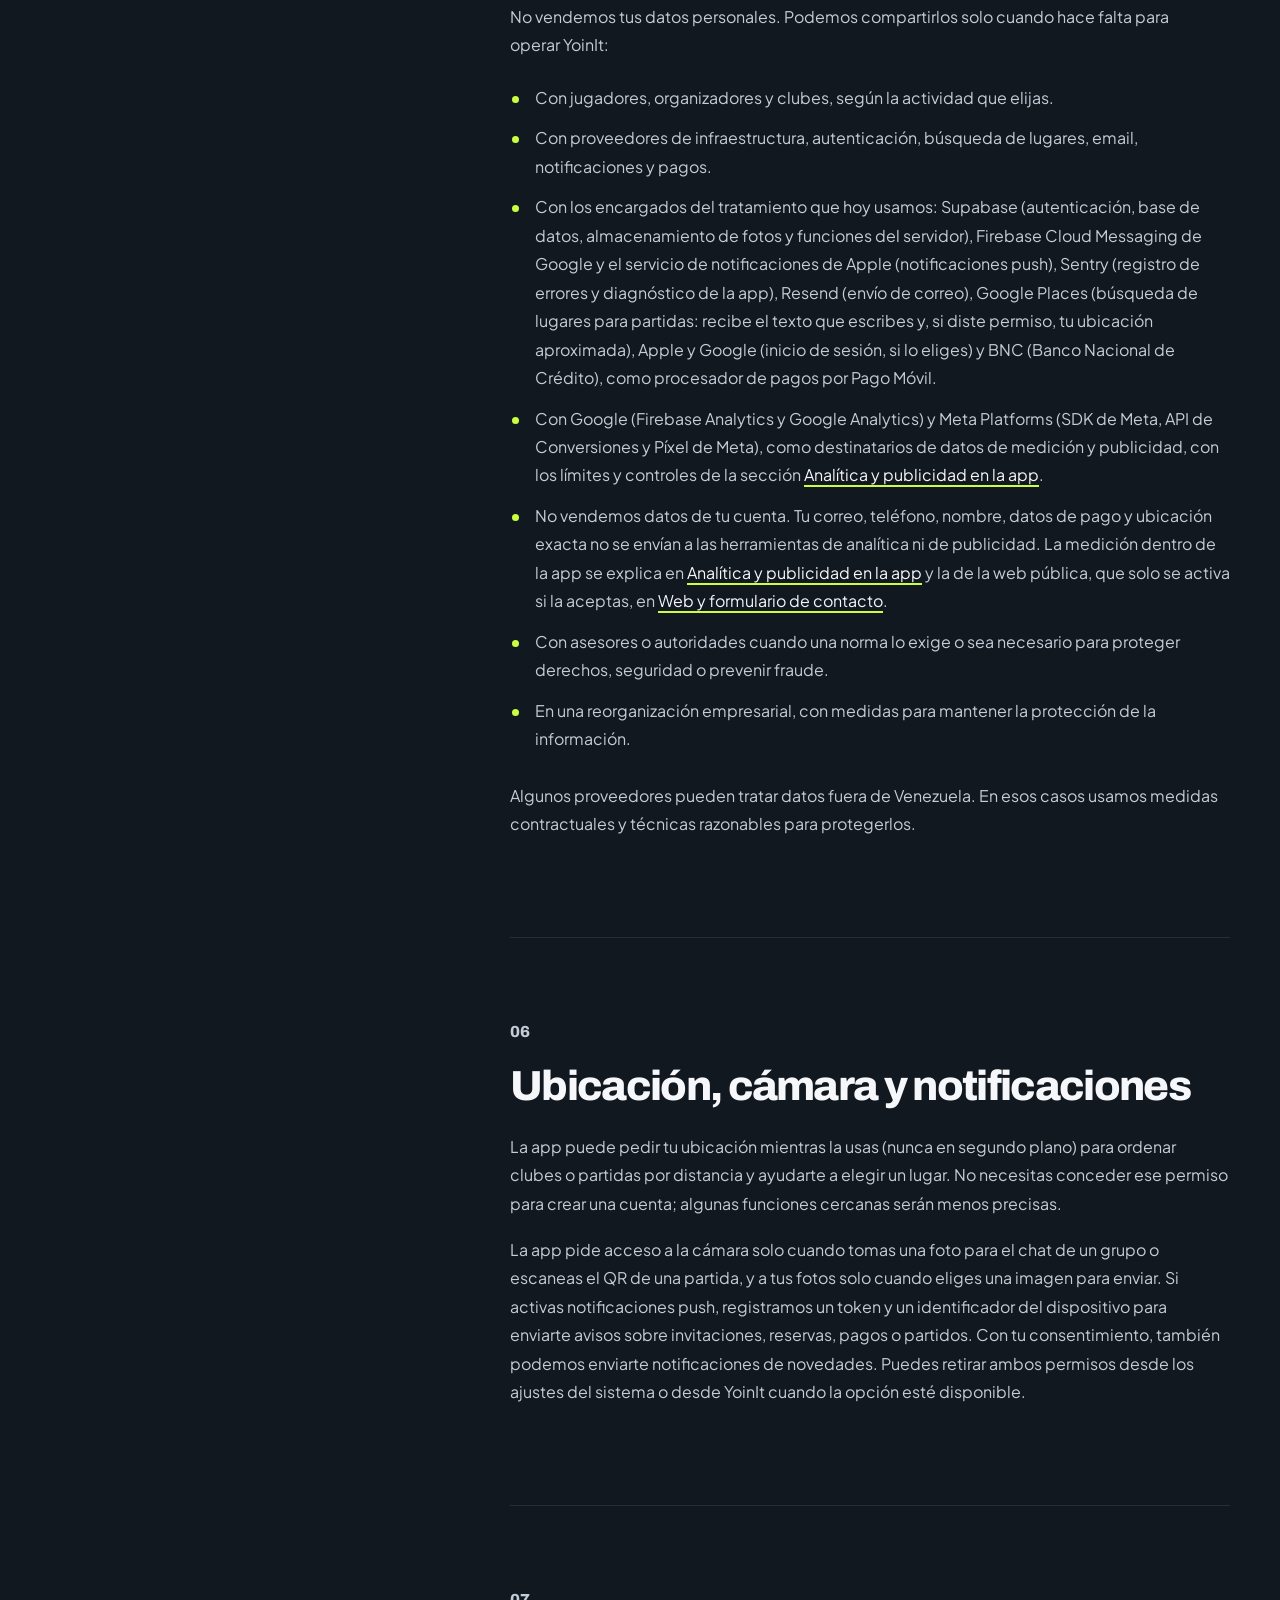
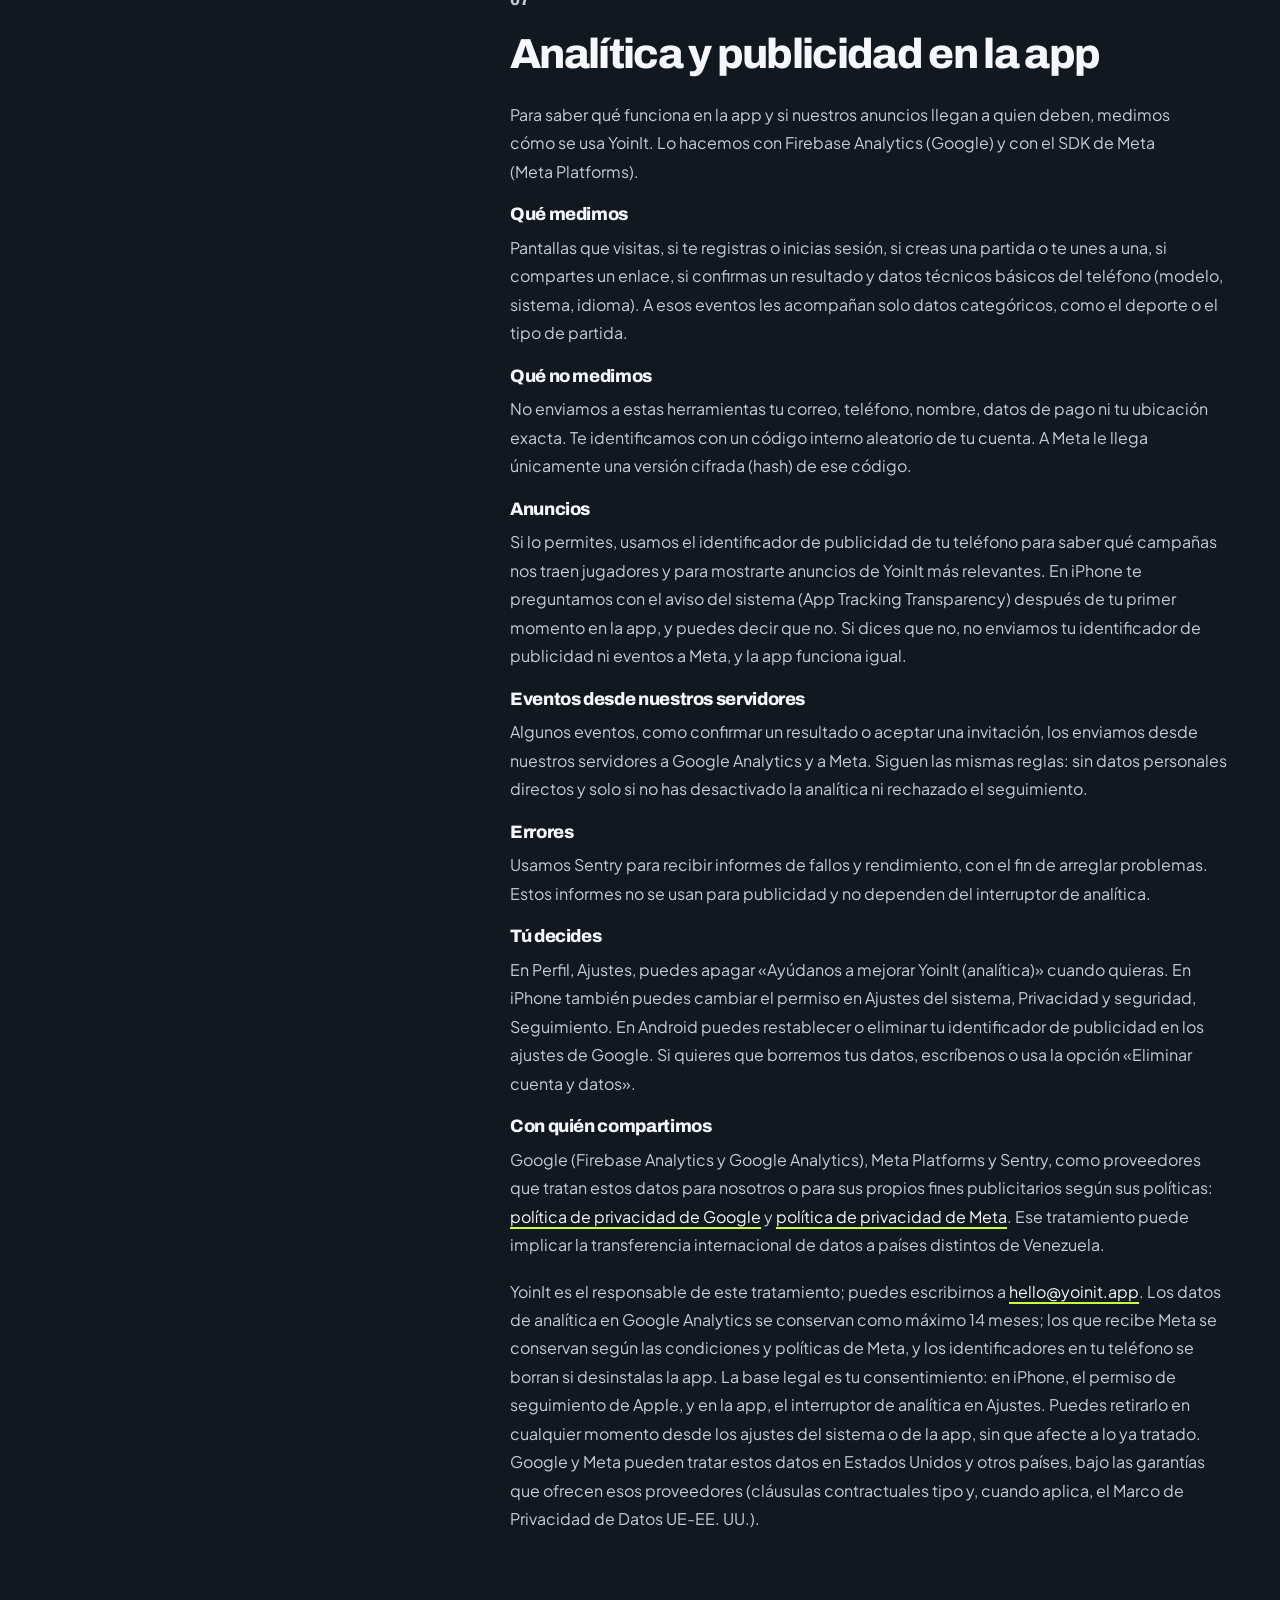
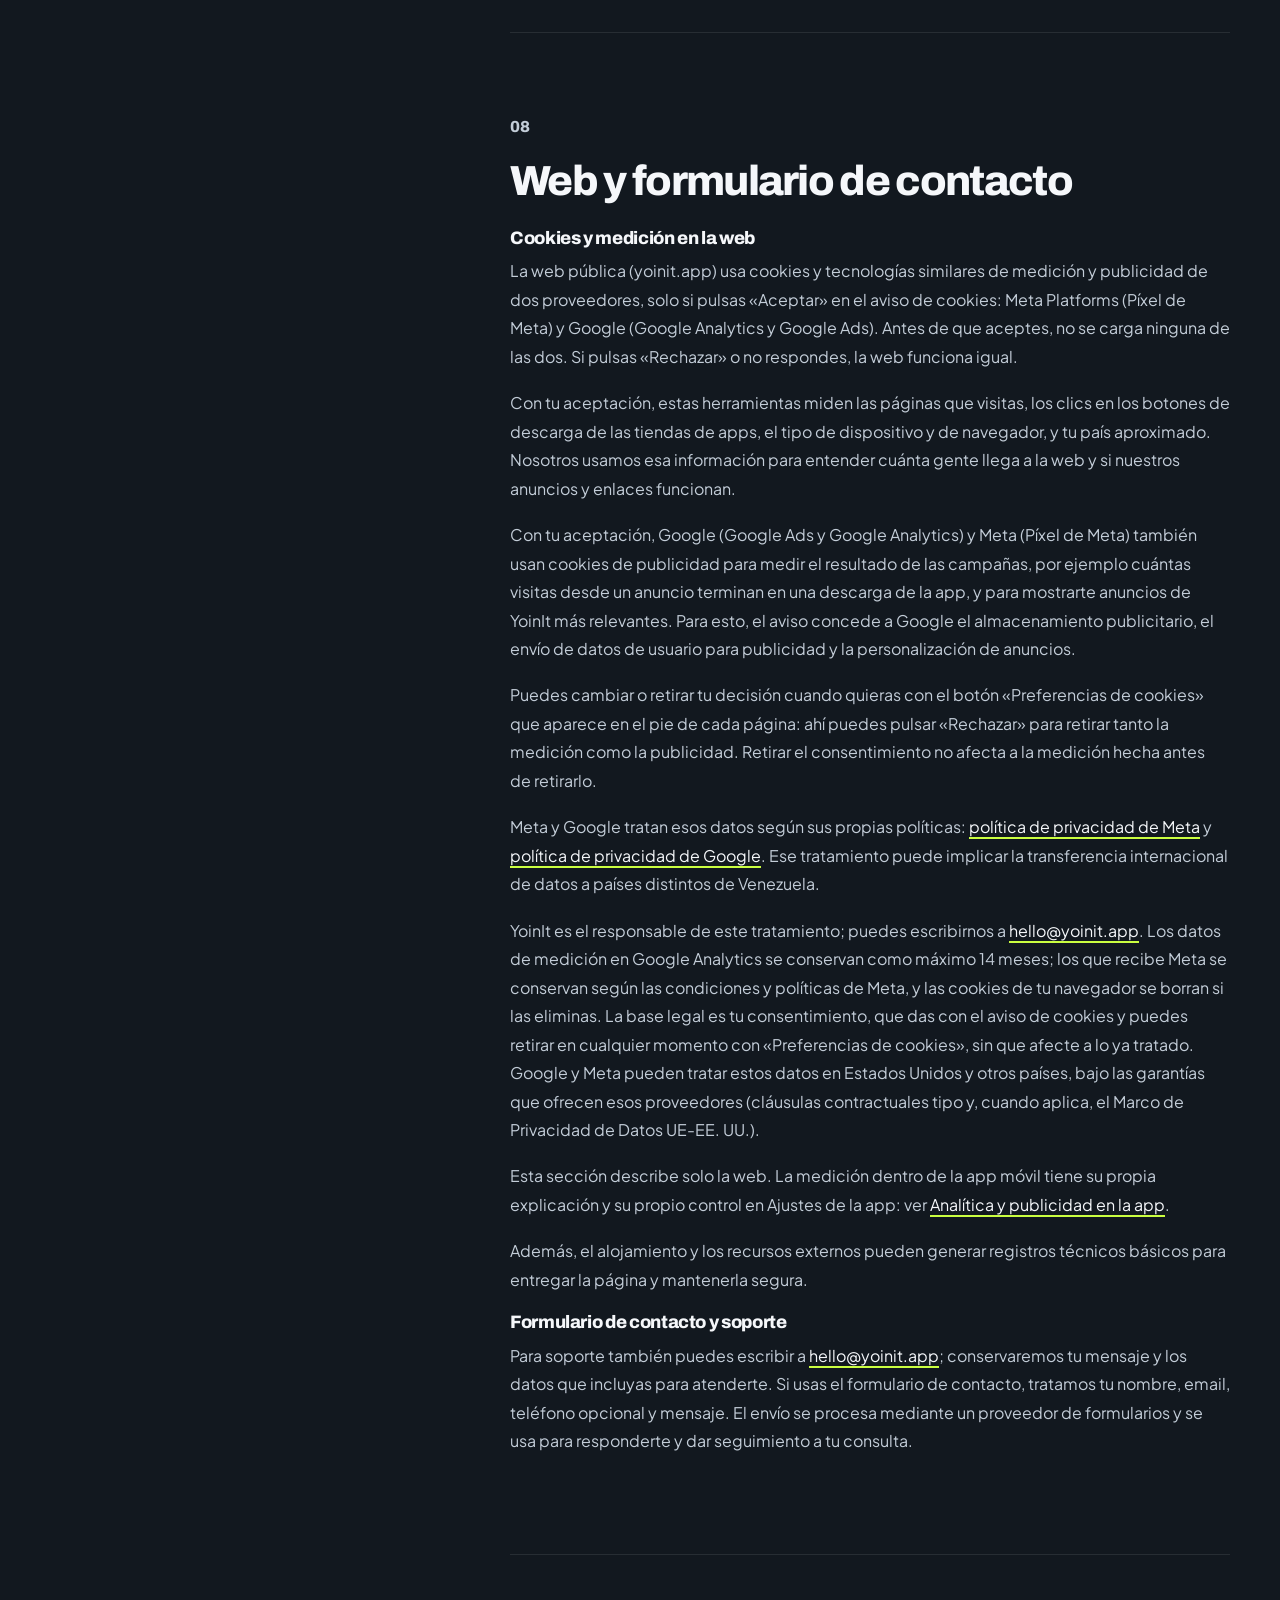
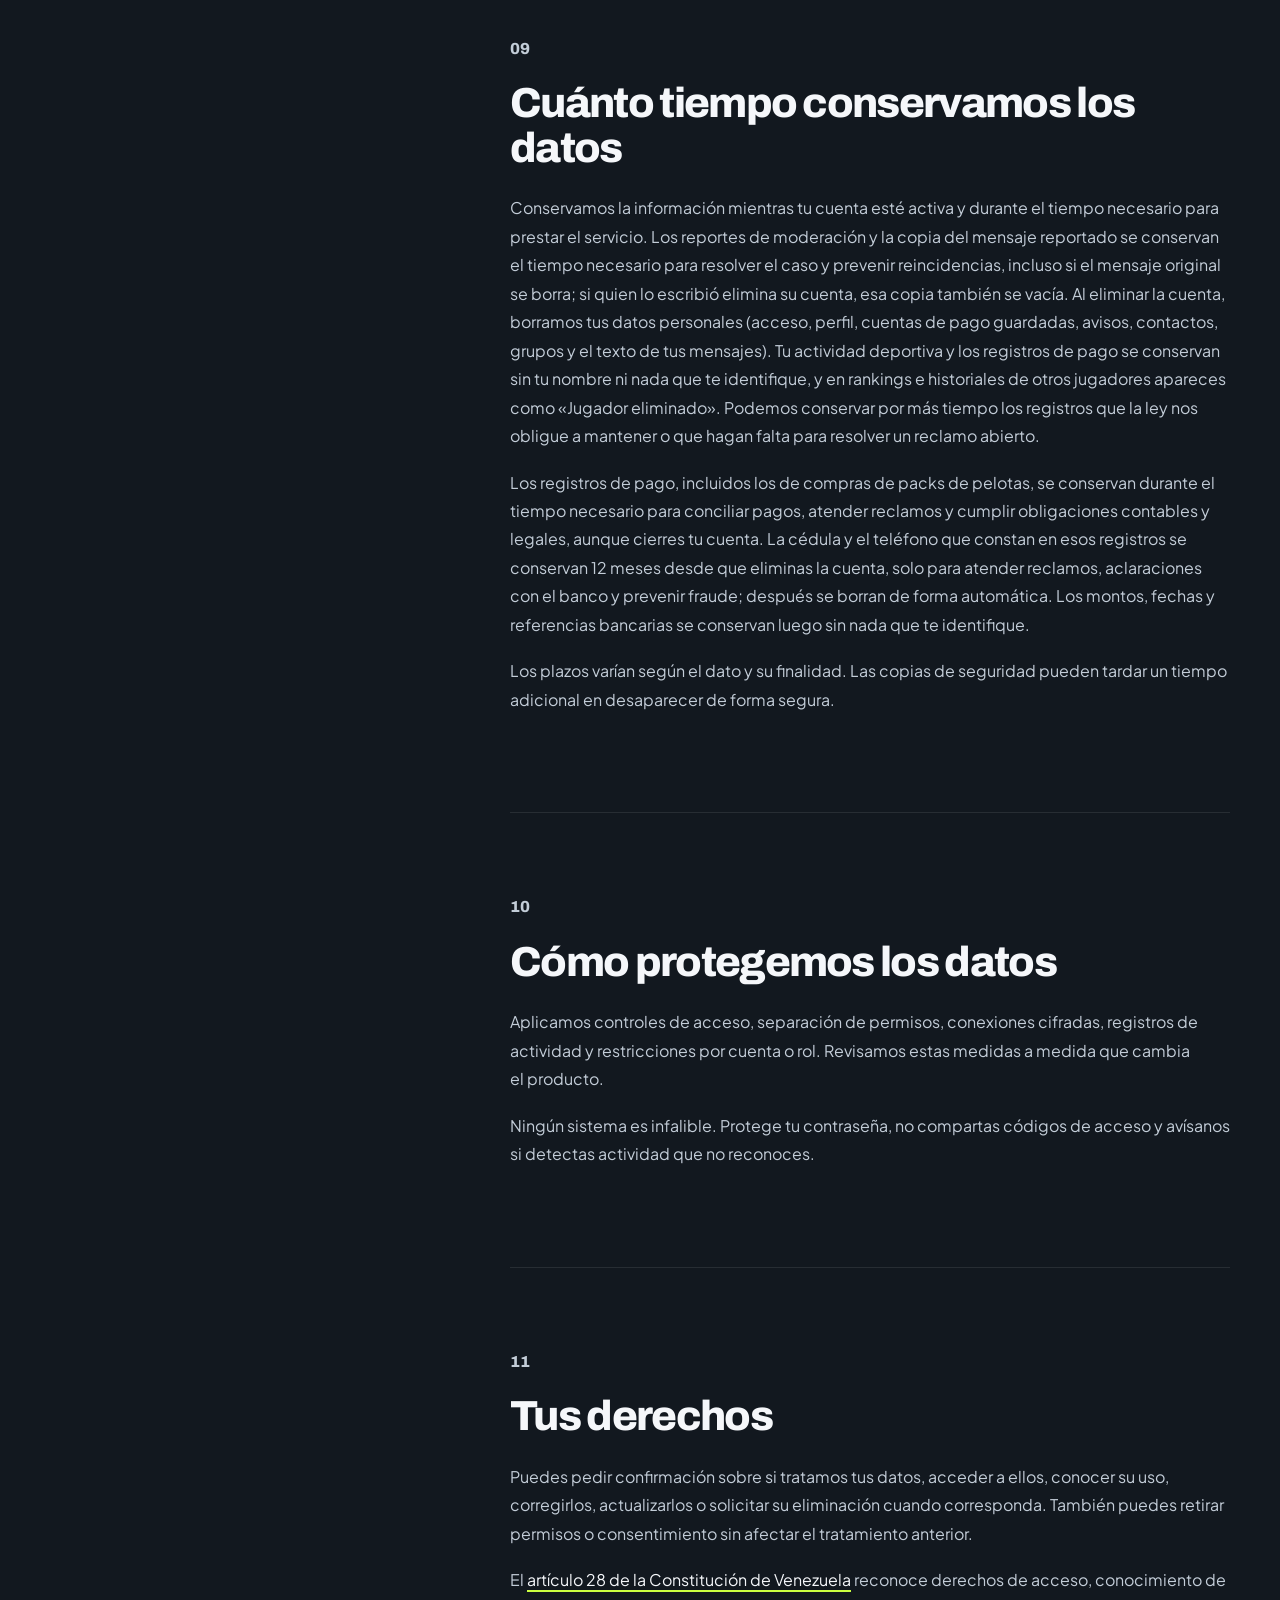
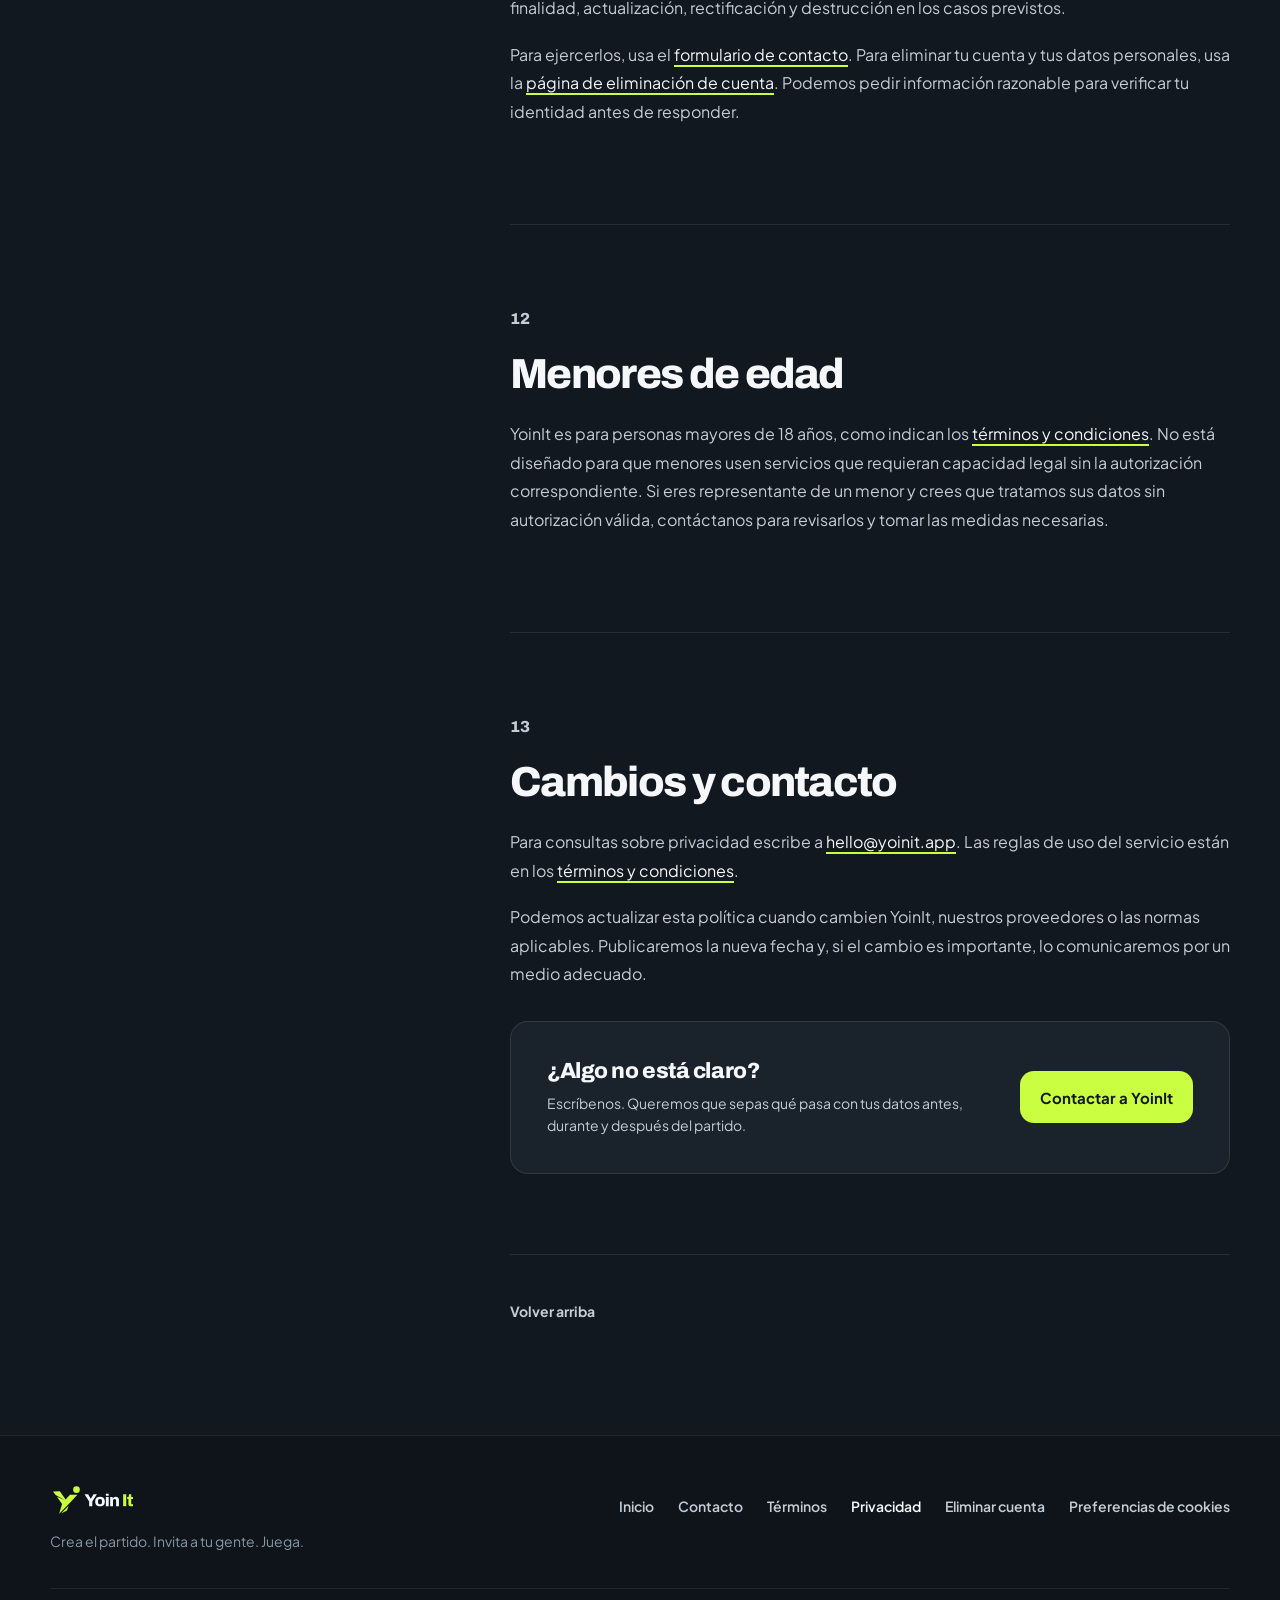
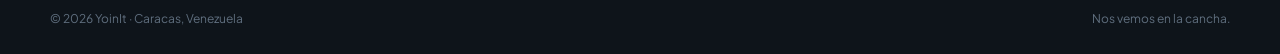
<file: privacidad/index.html>
<!DOCTYPE html>
<html lang="es-VE">
<head>
  <meta charset="utf-8">
  <meta name="viewport" content="width=device-width, initial-scale=1">
  <title>Política de privacidad — YoinIt</title>
  <meta name="description" content="Conoce qué datos trata YoinIt, para qué los usa, con quién los comparte y cómo puedes ejercer tus derechos.">
  <meta name="robots" content="index, follow">
  <link rel="canonical" href="https://yoinit.app/privacidad/">
  <link rel="icon" href="../assets/brand/yoinit-logo-kit-v1/favicon/favicon.svg" type="image/svg+xml">
  <link rel="alternate icon" href="../assets/brand/yoinit-logo-kit-v1/favicon/favicon.ico" sizes="any">
  <link rel="apple-touch-icon" href="../assets/brand/yoinit-logo-kit-v1/favicon/apple-touch-icon.png">
  <link rel="preconnect" href="https://fonts.googleapis.com">
  <link rel="preconnect" href="https://fonts.gstatic.com" crossorigin>
  <link href="https://fonts.googleapis.com/css2?family=Archivo:wght@400;500;700;800&amp;family=Plus+Jakarta+Sans:wght@400;500;600;700;800&amp;display=swap" rel="stylesheet">
  <link rel="stylesheet" href="../assets/css/styles.css?v=20261102">
  <link rel="stylesheet" href="../assets/css/privacy.css">
</head>
<body class="privacy-page">
  <a href="#contenido" class="skip-link">Saltar al contenido</a>

  <header class="privacy-header">
    <div class="privacy-header__inner">
      <a href="../" class="privacy-brand" aria-label="YoinIt, volver al inicio">
        <img src="../assets/brand/yoinit-logo-kit-v1/svg/yoinit-horizontal-color-fondo-oscuro.svg" alt="YoinIt">
      </a>
      <nav aria-label="Navegación legal" class="privacy-header__nav">
        <a href="../">Inicio</a>
        <a href="../terminos/">Términos</a>
        <a href="../#contacto" class="privacy-header__cta">Contacto</a>
      </nav>
    </div>
  </header>

  <main id="contenido">
    <section class="privacy-hero" aria-labelledby="privacy-title">
      <div class="privacy-hero__glow" aria-hidden="true"></div>
      <div class="privacy-hero__inner">
        <div class="privacy-hero__copy">
          <p class="privacy-breadcrumb"><a href="../">YoinIt</a><span aria-hidden="true">/</span> Legal</p>
          <h1 id="privacy-title">Política de privacidad</h1>
          <p class="privacy-hero__lead">Tus datos hacen posible tu cuenta, tus partidos y tus reservas. Aquí explicamos qué tratamos, por qué y qué puedes decidir.</p>
          <p class="privacy-updated">Última actualización: <time datetime="2026-11-23">23 de noviembre de 2026</time></p>
        </div>

        <aside class="privacy-promise" aria-label="Privacidad en corto">
          <p class="privacy-promise__title">Privacidad en corto</p>
          <ul>
            <li><span aria-hidden="true"></span>No vendemos tus datos personales.</li>
            <li><span aria-hidden="true"></span>La ubicación requiere tu permiso.</li>
            <li><span aria-hidden="true"></span>Puedes pedir acceso, corrección o eliminación.</li>
          </ul>
        </aside>
      </div>
    </section>

    <section class="privacy-summary" aria-label="Resumen de la política">
      <div class="privacy-summary__inner">
        <div>
          <p class="privacy-summary__label">Qué</p>
          <p>Datos necesarios para identificarte y coordinar actividad deportiva.</p>
        </div>
        <div>
          <p class="privacy-summary__label">Para qué</p>
          <p>Gestionar cuentas, partidos, reservas, pagos, seguridad y soporte.</p>
        </div>
        <div>
          <p class="privacy-summary__label">Tu control</p>
          <p>Editas tu perfil, eliges permisos y puedes solicitar cambios o eliminación.</p>
        </div>
      </div>
    </section>

    <div class="privacy-layout">
      <aside class="privacy-toc" aria-label="Contenido de la política">
        <p>En esta página</p>
        <nav>
          <a href="#alcance">Alcance</a>
          <a href="#datos">Datos que tratamos</a>
          <a href="#uso">Cómo los usamos</a>
          <a href="#visibilidad">Qué ven otras personas</a>
          <a href="#compartimos">Cuándo los compartimos</a>
          <a href="#permisos">Ubicación y notificaciones</a>
          <a href="#analitica">Analítica y publicidad en la app</a>
          <a href="#web">Web y contacto</a>
          <a href="#conservacion">Conservación</a>
          <a href="#seguridad">Seguridad</a>
          <a href="#derechos">Tus derechos</a>
          <a href="#menores">Menores de edad</a>
          <a href="#cambios">Cambios y contacto</a>
        </nav>
      </aside>

      <article class="privacy-article">
        <section id="alcance" aria-labelledby="alcance-title">
          <p class="privacy-section-number" aria-hidden="true">01</p>
          <h2 id="alcance-title">Alcance</h2>
          <p>Esta política explica cómo YoinIt trata datos personales cuando usas nuestra web, la app para jugadores o las herramientas destinadas a clubes. YoinIt actúa como responsable del tratamiento descrito aquí.</p>
          <p>Algunas funciones pueden incluir avisos adicionales. Si un aviso específico contradice esta política, ese aviso prevalece para esa función.</p>
        </section>

        <section id="datos" aria-labelledby="datos-title">
          <p class="privacy-section-number" aria-hidden="true">02</p>
          <h2 id="datos-title">Datos que tratamos</h2>
          <p>Tratamos la información que entregas, la que se genera al usar YoinIt y ciertos datos técnicos necesarios para operar el servicio.</p>
          <div class="privacy-data-list">
            <div>
              <h3>Cuenta y perfil</h3>
              <p>Nombre, email, teléfono, foto o avatar e identificadores de acceso. Si inicias sesión con Apple o con Google, recibimos de ese proveedor un identificador de cuenta, tu email y tu nombre, según lo que autorices en su pantalla (Apple puede entregarnos un correo de reenvío privado). No leemos tu agenda de contactos.</p>
            </div>
            <div>
              <h3>Actividad deportiva</h3>
              <p>Deporte, categoría declarada o calculada, respuestas del cuestionario de categoría, partidas, invitaciones, grupos, resultados, estadísticas, seguidores y personas seguidas.</p>
            </div>
            <div>
              <h3>Reservas y pagos</h3>
              <p>Cancha, club, fecha, estado de reserva, importes, método de pago, referencias, reembolsos y verificaciones. En los pagos por Pago Móvil también tratamos banco, teléfono y cédula o RIF del pagador, y el código de concepto del pago. Si organizas una partida y usas «Pasar la cuenta», guardamos el perfil de Pago Móvil que elijas (banco, teléfono y cédula o RIF) y lo mostramos a los jugadores inscritos en esa partida para que te paguen su parte; YoinIt no mueve ese dinero ni lo verifica. El resto de funciones de reservas y pagos se activa por etapas: solo aplican cuando están disponibles en tu cuenta. YoinIt no guarda números de tarjeta.</p>
            </div>
            <div>
              <h3>Pelotas y packs</h3>
              <p>Saldo y movimientos de pelotas. El regalo mensual de pelotas no requiere ningún dato adicional. Si compras un pack de pelotas por la web, puede que tratemos tu correo, el importe, la referencia de pago y la fecha de la compra.</p>
            </div>
            <div>
              <h3>Contenido y comunicaciones</h3>
              <p>Mensajes y fotos que envías en los chats de grupo, notas, consultas de soporte por correo o por el formulario de contacto. Las fotos las eliges de tu galería o las tomas con la cámara; se guardan en nuestro almacenamiento y solo las ven los miembros del grupo.</p>
            </div>
            <div>
              <h3>Reportes y bloqueos</h3>
              <p>Si reportas un mensaje, un perfil o un grupo, guardamos quién reporta, a quién o qué, el motivo, el detalle opcional (hasta 500 caracteres) y una copia del texto del mensaje reportado (o la indicación de que era una foto con su pie) para poder revisarlo aunque se borre. También guardamos la lista de personas que bloqueas. La persona reportada o bloqueada no recibe aviso.</p>
            </div>
            <div>
              <h3>Ubicación</h3>
              <p>Si das permiso, la app lee la ubicación del dispositivo mientras la usas para calcular la distancia a clubes y partidas cercanas. La usamos en el momento para ordenar resultados y no la guardamos en tu perfil de forma continua. También tratamos direcciones y coordenadas de clubes o lugares que eliges para jugar.</p>
            </div>
            <div>
              <h3>Dispositivo y uso</h3>
              <p>Identificador del dispositivo, token de notificaciones push, plataforma, versión de la app, preferencias locales y registros técnicos como fecha, IP, errores y acciones de seguridad. Para diagnosticar fallos usamos Sentry, configurado para no enviar datos personales por defecto y con el texto y las imágenes de las capturas de pantalla enmascarados. Para medir el uso de la app y nuestros anuncios tratamos eventos de uso con un código interno de tu cuenta y, si lo permites, el identificador de publicidad del teléfono; el detalle está en la sección <a href="#analitica">Analítica y publicidad en la app</a>.</p>
            </div>
          </div>
        </section>

        <section id="uso" aria-labelledby="uso-title">
          <p class="privacy-section-number" aria-hidden="true">03</p>
          <h2 id="uso-title">Cómo usamos los datos</h2>
          <ul class="privacy-list">
            <li>Crear y proteger tu cuenta, autenticarte y recuperar el acceso.</li>
            <li>Mostrar partidas y clubes relevantes, calcular distancias y facilitar invitaciones.</li>
            <li>Gestionar partidas, reservas, chats de grupo, resultados, categorías y relaciones entre jugadores.</li>
            <li>Procesar, comprobar y registrar pagos de reservas y partidas, reembolsos y liquidaciones, cuando esas funciones estén disponibles.</li>
            <li>Enviar avisos operativos por la app, push o email cuando corresponda.</li>
            <li>Enviar correos de marketing o novedades solo si diste tu consentimiento previo. Cada envío incluirá una forma de darte de baja.</li>
            <li>Moderar contenido: filtrar términos prohibidos en el chat, revisar reportes, ocultar mensajes y suspender cuentas que incumplan las <a href="../terminos/#comunidad">normas de la comunidad</a>.</li>
            <li>Responder consultas, prevenir fraude, investigar abusos y resolver fallos.</li>
            <li>Cumplir obligaciones legales, contables y de seguridad.</li>
            <li>Medir y mejorar el funcionamiento de YoinIt con información agregada o limitada al mínimo necesario.</li>
            <li>Medir el uso de la app y la eficacia de nuestras campañas de anuncios con Firebase Analytics (Google) y Meta, y mostrarte anuncios de YoinIt más relevantes, solo con tu permiso (ver <a href="#analitica">Analítica y publicidad en la app</a>).</li>
          </ul>
          <p>Usamos los datos para prestar el servicio que solicitas, cumplir obligaciones legales y proteger intereses legítimos como la seguridad y la mejora del producto. Cuando una función depende de tu autorización, pedimos consentimiento.</p>
        </section>

        <section id="visibilidad" aria-labelledby="visibilidad-title">
          <p class="privacy-section-number" aria-hidden="true">04</p>
          <h2 id="visibilidad-title">Qué ven otras personas</h2>
          <p>YoinIt tiene funciones sociales. Tu nombre, avatar, categoría, actividad deportiva y estadísticas pueden mostrarse a otros jugadores según la función. Un partido público puede mostrar su lugar, horario, categoría y participantes a la comunidad.</p>
          <p>Los partidos privados se limitan a organizadores, participantes e invitados. Los mensajes y fotos de un chat de grupo son visibles para los miembros de ese grupo (salvo quienes te hayan bloqueado, que no verán tus mensajes si así lo decidieron). El personal autorizado del club puede ver datos necesarios para administrar reservas y cobros.</p>
          <div class="privacy-note">
            <p><strong>Antes de publicar:</strong> evita poner teléfonos, datos bancarios u otra información sensible dentro de notas, mensajes o nombres visibles.</p>
          </div>
        </section>

        <section id="compartimos" aria-labelledby="compartimos-title">
          <p class="privacy-section-number" aria-hidden="true">05</p>
          <h2 id="compartimos-title">Cuándo compartimos datos</h2>
          <p>No vendemos tus datos personales. Podemos compartirlos solo cuando hace falta para operar YoinIt:</p>
          <ul class="privacy-list">
            <li>Con jugadores, organizadores y clubes, según la actividad que elijas.</li>
            <li>Con proveedores de infraestructura, autenticación, búsqueda de lugares, email, notificaciones y pagos.</li>
            <li>Con los encargados del tratamiento que hoy usamos: Supabase (autenticación, base de datos, almacenamiento de fotos y funciones del servidor), Firebase Cloud Messaging de Google y el servicio de notificaciones de Apple (notificaciones push), Sentry (registro de errores y diagnóstico de la app), Resend (envío de correo), Google Places (búsqueda de lugares para partidas: recibe el texto que escribes y, si diste permiso, tu ubicación aproximada), Apple y Google (inicio de sesión, si lo eliges) y BNC (Banco Nacional de Crédito), como procesador de pagos por Pago Móvil.</li>
            <li>Con Google (Firebase Analytics y Google Analytics) y Meta Platforms (SDK de Meta, API de Conversiones y Píxel de Meta), como destinatarios de datos de medición y publicidad, con los límites y controles de la sección <a href="#analitica">Analítica y publicidad en la app</a>.</li>
            <li>No vendemos datos de tu cuenta. Tu correo, teléfono, nombre, datos de pago y ubicación exacta no se envían a las herramientas de analítica ni de publicidad. La medición dentro de la app se explica en <a href="#analitica">Analítica y publicidad en la app</a> y la de la web pública, que solo se activa si la aceptas, en <a href="#web">Web y formulario de contacto</a>.</li>
            <li>Con asesores o autoridades cuando una norma lo exige o sea necesario para proteger derechos, seguridad o prevenir fraude.</li>
            <li>En una reorganización empresarial, con medidas para mantener la protección de la información.</li>
          </ul>
          <p>Algunos proveedores pueden tratar datos fuera de Venezuela. En esos casos usamos medidas contractuales y técnicas razonables para protegerlos.</p>
        </section>

        <section id="permisos" aria-labelledby="permisos-title">
          <p class="privacy-section-number" aria-hidden="true">06</p>
          <h2 id="permisos-title">Ubicación, cámara y notificaciones</h2>
          <p>La app puede pedir tu ubicación mientras la usas (nunca en segundo plano) para ordenar clubes o partidas por distancia y ayudarte a elegir un lugar. No necesitas conceder ese permiso para crear una cuenta; algunas funciones cercanas serán menos precisas.</p>
          <p>La app pide acceso a la cámara solo cuando tomas una foto para el chat de un grupo o escaneas el QR de una partida, y a tus fotos solo cuando eliges una imagen para enviar. Si activas notificaciones push, registramos un token y un identificador del dispositivo para enviarte avisos sobre invitaciones, reservas, pagos o partidos. Con tu consentimiento, también podemos enviarte notificaciones de novedades. Puedes retirar ambos permisos desde los ajustes del sistema o desde YoinIt cuando la opción esté disponible.</p>
        </section>

        <section id="analitica" aria-labelledby="analitica-title">
          <p class="privacy-section-number" aria-hidden="true">07</p>
          <h2 id="analitica-title">Analítica y publicidad en la app</h2>
          <p>Para saber qué funciona en la app y si nuestros anuncios llegan a quien deben, medimos cómo se usa YoinIt. Lo hacemos con Firebase Analytics (Google) y con el SDK de Meta (Meta Platforms).</p>
          <h3>Qué medimos</h3>
          <p>Pantallas que visitas, si te registras o inicias sesión, si creas una partida o te unes a una, si compartes un enlace, si confirmas un resultado y datos técnicos básicos del teléfono (modelo, sistema, idioma). A esos eventos les acompañan solo datos categóricos, como el deporte o el tipo de partida.</p>
          <h3>Qué no medimos</h3>
          <p>No enviamos a estas herramientas tu correo, teléfono, nombre, datos de pago ni tu ubicación exacta. Te identificamos con un código interno aleatorio de tu cuenta. A Meta le llega únicamente una versión cifrada (hash) de ese código.</p>
          <h3>Anuncios</h3>
          <p>Si lo permites, usamos el identificador de publicidad de tu teléfono para saber qué campañas nos traen jugadores y para mostrarte anuncios de YoinIt más relevantes. En iPhone te preguntamos con el aviso del sistema (App Tracking Transparency) después de tu primer momento en la app, y puedes decir que no. Si dices que no, no enviamos tu identificador de publicidad ni eventos a Meta, y la app funciona igual.</p>
          <h3>Eventos desde nuestros servidores</h3>
          <p>Algunos eventos, como confirmar un resultado o aceptar una invitación, los enviamos desde nuestros servidores a Google Analytics y a Meta. Siguen las mismas reglas: sin datos personales directos y solo si no has desactivado la analítica ni rechazado el seguimiento.</p>
          <h3>Errores</h3>
          <p>Usamos Sentry para recibir informes de fallos y rendimiento, con el fin de arreglar problemas. Estos informes no se usan para publicidad y no dependen del interruptor de analítica.</p>
          <h3>Tú decides</h3>
          <p>En Perfil, Ajustes, puedes apagar «Ayúdanos a mejorar YoinIt (analítica)» cuando quieras. En iPhone también puedes cambiar el permiso en Ajustes del sistema, Privacidad y seguridad, Seguimiento. En Android puedes restablecer o eliminar tu identificador de publicidad en los ajustes de Google. Si quieres que borremos tus datos, escríbenos o usa la opción «Eliminar cuenta y datos».</p>
          <h3>Con quién compartimos</h3>
          <p>Google (Firebase Analytics y Google Analytics), Meta Platforms y Sentry, como proveedores que tratan estos datos para nosotros o para sus propios fines publicitarios según sus políticas: <a href="https://policies.google.com/privacy" target="_blank" rel="noopener noreferrer">política de privacidad de Google</a> y <a href="https://privacycenter.meta.com/policy/" target="_blank" rel="noopener noreferrer">política de privacidad de Meta</a>. Ese tratamiento puede implicar la transferencia internacional de datos a países distintos de Venezuela.</p>
          <!-- Texto provisional pendiente de revisión legal (2026-11-02) -->
          <p>YoinIt es el responsable de este tratamiento; puedes escribirnos a <a href="mailto:hello@yoinit.app">hello@yoinit.app</a>. Los datos de analítica en Google Analytics se conservan como máximo 14 meses; los que recibe Meta se conservan según las condiciones y políticas de Meta, y los identificadores en tu teléfono se borran si desinstalas la app. La base legal es tu consentimiento: en iPhone, el permiso de seguimiento de Apple, y en la app, el interruptor de analítica en Ajustes. Puedes retirarlo en cualquier momento desde los ajustes del sistema o de la app, sin que afecte a lo ya tratado. Google y Meta pueden tratar estos datos en Estados Unidos y otros países, bajo las garantías que ofrecen esos proveedores (cláusulas contractuales tipo y, cuando aplica, el Marco de Privacidad de Datos UE-EE. UU.).</p>
        </section>

        <section id="web" aria-labelledby="web-title">
          <p class="privacy-section-number" aria-hidden="true">08</p>
          <h2 id="web-title">Web y formulario de contacto</h2>
          <h3>Cookies y medición en la web</h3>
          <p>La web pública (yoinit.app) usa cookies y tecnologías similares de medición y publicidad de dos proveedores, solo si pulsas «Aceptar» en el aviso de cookies: Meta Platforms (Píxel de Meta) y Google (Google Analytics y Google Ads). Antes de que aceptes, no se carga ninguna de las dos. Si pulsas «Rechazar» o no respondes, la web funciona igual.</p>
          <p>Con tu aceptación, estas herramientas miden las páginas que visitas, los clics en los botones de descarga de las tiendas de apps, el tipo de dispositivo y de navegador, y tu país aproximado. Nosotros usamos esa información para entender cuánta gente llega a la web y si nuestros anuncios y enlaces funcionan.</p>
          <p>Con tu aceptación, Google (Google Ads y Google Analytics) y Meta (Píxel de Meta) también usan cookies de publicidad para medir el resultado de las campañas, por ejemplo cuántas visitas desde un anuncio terminan en una descarga de la app, y para mostrarte anuncios de YoinIt más relevantes. Para esto, el aviso concede a Google el almacenamiento publicitario, el envío de datos de usuario para publicidad y la personalización de anuncios.</p>
          <p>Puedes cambiar o retirar tu decisión cuando quieras con el botón «Preferencias de cookies» que aparece en el pie de cada página: ahí puedes pulsar «Rechazar» para retirar tanto la medición como la publicidad. Retirar el consentimiento no afecta a la medición hecha antes de retirarlo.</p>
          <p>Meta y Google tratan esos datos según sus propias políticas: <a href="https://privacycenter.meta.com/policy/" target="_blank" rel="noopener noreferrer">política de privacidad de Meta</a> y <a href="https://policies.google.com/privacy" target="_blank" rel="noopener noreferrer">política de privacidad de Google</a>. Ese tratamiento puede implicar la transferencia internacional de datos a países distintos de Venezuela.</p>
          <!-- Texto provisional pendiente de revisión legal (2026-11-02) -->
          <p>YoinIt es el responsable de este tratamiento; puedes escribirnos a <a href="mailto:hello@yoinit.app">hello@yoinit.app</a>. Los datos de medición en Google Analytics se conservan como máximo 14 meses; los que recibe Meta se conservan según las condiciones y políticas de Meta, y las cookies de tu navegador se borran si las eliminas. La base legal es tu consentimiento, que das con el aviso de cookies y puedes retirar en cualquier momento con «Preferencias de cookies», sin que afecte a lo ya tratado. Google y Meta pueden tratar estos datos en Estados Unidos y otros países, bajo las garantías que ofrecen esos proveedores (cláusulas contractuales tipo y, cuando aplica, el Marco de Privacidad de Datos UE-EE. UU.).</p>
          <p>Esta sección describe solo la web. La medición dentro de la app móvil tiene su propia explicación y su propio control en Ajustes de la app: ver <a href="#analitica">Analítica y publicidad en la app</a>.</p>
          <p>Además, el alojamiento y los recursos externos pueden generar registros técnicos básicos para entregar la página y mantenerla segura.</p>
          <h3>Formulario de contacto y soporte</h3>
          <p>Para soporte también puedes escribir a <a href="mailto:hello@yoinit.app">hello@yoinit.app</a>; conservaremos tu mensaje y los datos que incluyas para atenderte. Si usas el formulario de contacto, tratamos tu nombre, email, teléfono opcional y mensaje. El envío se procesa mediante un proveedor de formularios y se usa para responderte y dar seguimiento a tu consulta.</p>
        </section>

        <section id="conservacion" aria-labelledby="conservacion-title">
          <p class="privacy-section-number" aria-hidden="true">09</p>
          <h2 id="conservacion-title">Cuánto tiempo conservamos los datos</h2>
          <p>Conservamos la información mientras tu cuenta esté activa y durante el tiempo necesario para prestar el servicio. Los reportes de moderación y la copia del mensaje reportado se conservan el tiempo necesario para resolver el caso y prevenir reincidencias, incluso si el mensaje original se borra; si quien lo escribió elimina su cuenta, esa copia también se vacía. Al eliminar la cuenta, borramos tus datos personales (acceso, perfil, cuentas de pago guardadas, avisos, contactos, grupos y el texto de tus mensajes). Tu actividad deportiva y los registros de pago se conservan sin tu nombre ni nada que te identifique, y en rankings e historiales de otros jugadores apareces como «Jugador eliminado». Podemos conservar por más tiempo los registros que la ley nos obligue a mantener o que hagan falta para resolver un reclamo abierto.</p>
          <p>Los registros de pago, incluidos los de compras de packs de pelotas, se conservan durante el tiempo necesario para conciliar pagos, atender reclamos y cumplir obligaciones contables y legales, aunque cierres tu cuenta. La cédula y el teléfono que constan en esos registros se conservan 12 meses desde que eliminas la cuenta, solo para atender reclamos, aclaraciones con el banco y prevenir fraude; después se borran de forma automática. Los montos, fechas y referencias bancarias se conservan luego sin nada que te identifique.</p>
          <p>Los plazos varían según el dato y su finalidad. Las copias de seguridad pueden tardar un tiempo adicional en desaparecer de forma segura.</p>
        </section>

        <section id="seguridad" aria-labelledby="seguridad-title">
          <p class="privacy-section-number" aria-hidden="true">10</p>
          <h2 id="seguridad-title">Cómo protegemos los datos</h2>
          <p>Aplicamos controles de acceso, separación de permisos, conexiones cifradas, registros de actividad y restricciones por cuenta o rol. Revisamos estas medidas a medida que cambia el producto.</p>
          <p>Ningún sistema es infalible. Protege tu contraseña, no compartas códigos de acceso y avísanos si detectas actividad que no reconoces.</p>
        </section>

        <section id="derechos" aria-labelledby="derechos-title">
          <p class="privacy-section-number" aria-hidden="true">11</p>
          <h2 id="derechos-title">Tus derechos</h2>
          <p>Puedes pedir confirmación sobre si tratamos tus datos, acceder a ellos, conocer su uso, corregirlos, actualizarlos o solicitar su eliminación cuando corresponda. También puedes retirar permisos o consentimiento sin afectar el tratamiento anterior.</p>
          <p>El <a href="https://asambleanacional-media.s3.amazonaws.com/documentos/botones/constitucion-nacional-20191205135853.PDF" target="_blank" rel="noopener noreferrer">artículo 28 de la Constitución de Venezuela</a> reconoce derechos de acceso, conocimiento de finalidad, actualización, rectificación y destrucción en los casos previstos.</p>
          <p>Para ejercerlos, usa el <a href="../#contacto">formulario de contacto</a>. Para eliminar tu cuenta y tus datos personales, usa la <a href="../eliminar-cuenta/">página de eliminación de cuenta</a>. Podemos pedir información razonable para verificar tu identidad antes de responder.</p>
        </section>

        <section id="menores" aria-labelledby="menores-title">
          <p class="privacy-section-number" aria-hidden="true">12</p>
          <h2 id="menores-title">Menores de edad</h2>
          <p>YoinIt es para personas mayores de 18 años, como indican los <a href="../terminos/">términos y condiciones</a>. No está diseñado para que menores usen servicios que requieran capacidad legal sin la autorización correspondiente. Si eres representante de un menor y crees que tratamos sus datos sin autorización válida, contáctanos para revisarlos y tomar las medidas necesarias.</p>
        </section>

        <section id="cambios" aria-labelledby="cambios-title">
          <p class="privacy-section-number" aria-hidden="true">13</p>
          <h2 id="cambios-title">Cambios y contacto</h2>
          <p>Para consultas sobre privacidad escribe a <a href="mailto:hello@yoinit.app">hello@yoinit.app</a>. Las reglas de uso del servicio están en los <a href="../terminos/">términos y condiciones</a>.</p>
          <p>Podemos actualizar esta política cuando cambien YoinIt, nuestros proveedores o las normas aplicables. Publicaremos la nueva fecha y, si el cambio es importante, lo comunicaremos por un medio adecuado.</p>
          <div class="privacy-contact">
            <div>
              <h3>¿Algo no está claro?</h3>
              <p>Escríbenos. Queremos que sepas qué pasa con tus datos antes, durante y después del partido.</p>
            </div>
            <a class="primary-button" href="../#contacto">Contactar a YoinIt</a>
          </div>
        </section>

        <a class="privacy-back-top" href="#contenido">Volver arriba</a>
      </article>
    </div>
  </main>

  <footer class="privacy-footer">
    <div class="privacy-footer__inner">
      <div>
        <img src="../assets/brand/yoinit-logo-kit-v1/svg/yoinit-horizontal-color-fondo-oscuro.svg" alt="YoinIt">
        <p>Crea el partido. Invita a tu gente. Juega.</p>
      </div>
      <nav aria-label="Enlaces del pie de página">
        <a href="../">Inicio</a>
        <a href="../#contacto">Contacto</a>
        <a href="../terminos/">Términos</a>
        <a href="./" aria-current="page">Privacidad</a>
        <a href="../eliminar-cuenta/">Eliminar cuenta</a>
        <button type="button" class="cookie-prefs" data-cookie-prefs>Preferencias de cookies</button>
      </nav>
    </div>
    <div class="privacy-footer__bottom">
      <p>© 2026 YoinIt · Caracas, Venezuela</p>
      <p>Nos vemos en la cancha.</p>
    </div>
  </footer>
  <script type="module" src="../assets/js/consent.js"></script>
</body>
</html>
</file>
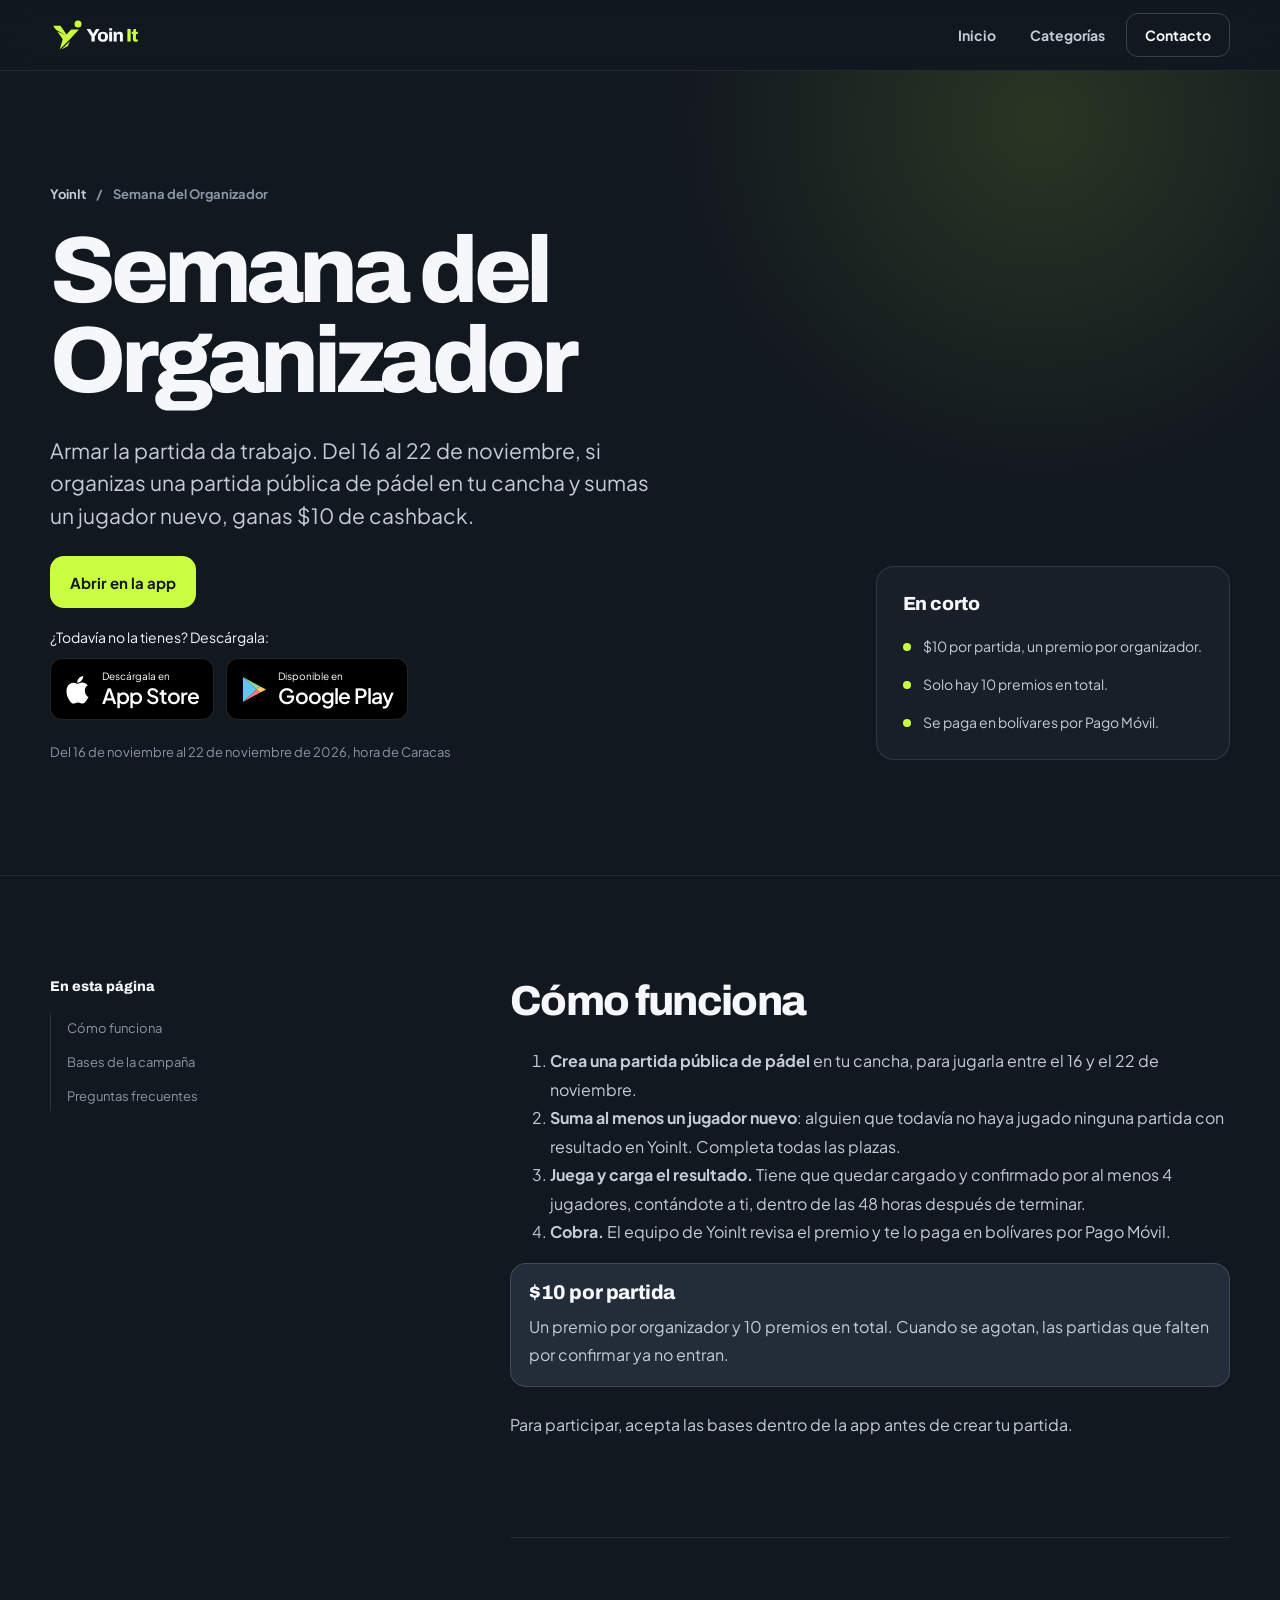
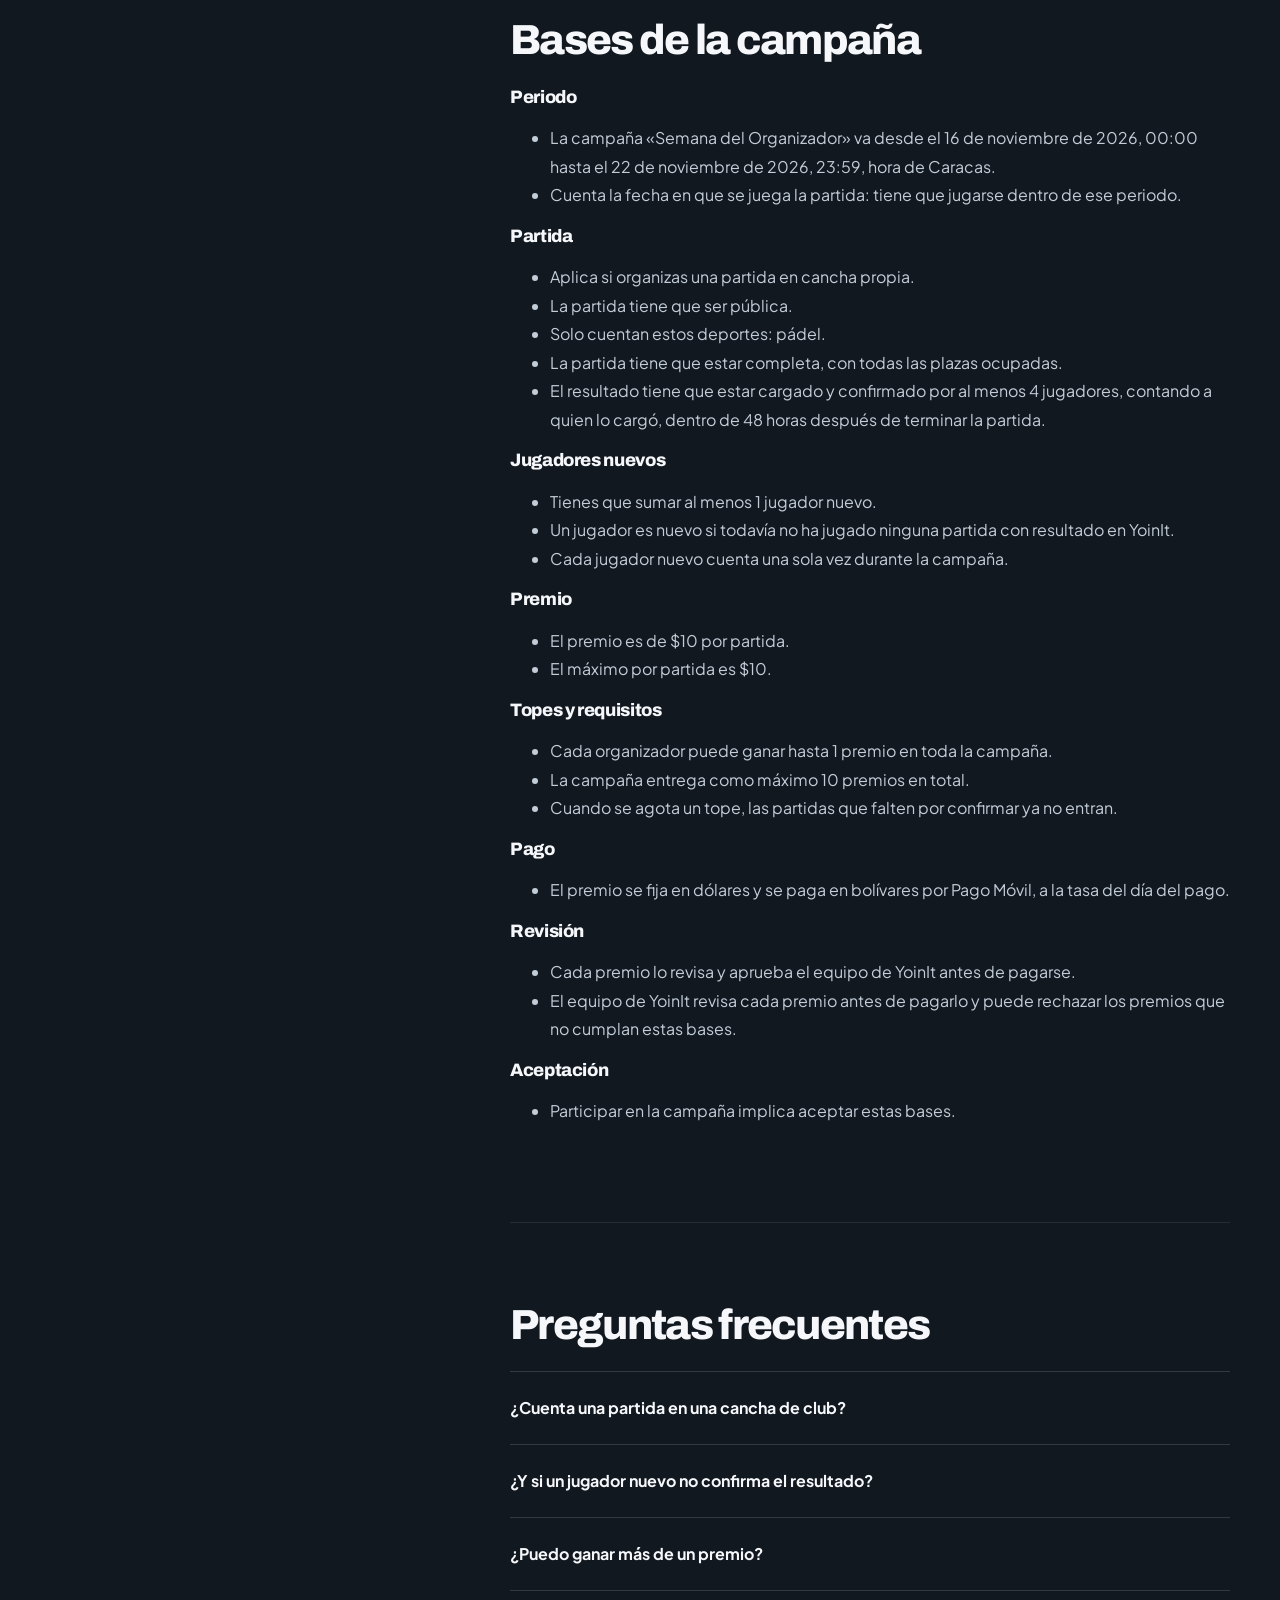
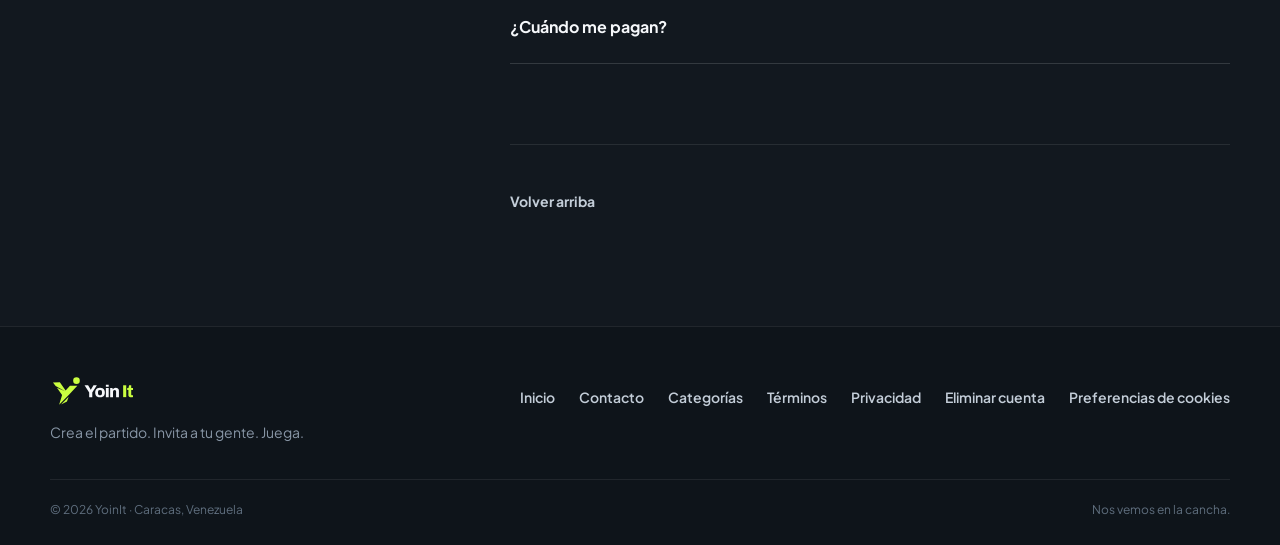
<file: semana-del-organizador/index.html>
<!DOCTYPE html>
<html lang="es-VE">
<head>
  <meta charset="utf-8">
  <meta name="viewport" content="width=device-width, initial-scale=1">
  <title>Semana del Organizador — YoinIt</title>
  <meta name="description" content="Del 16 al 22 de noviembre, organiza una partida pública de pádel en tu cancha con un jugador nuevo y gana $10. Solo hay 10 premios.">
  <meta name="robots" content="noindex, nofollow">
  <link rel="canonical" href="https://yoinit.app/semana-del-organizador/">
  <meta property="og:type" content="website">
  <meta property="og:site_name" content="YoinIt">
  <meta property="og:locale" content="es_VE">
  <meta property="og:title" content="Semana del Organizador — YoinIt">
  <meta property="og:description" content="Organiza una partida pública de pádel con un jugador nuevo y gana $10. Del 16 al 22 de noviembre.">
  <meta property="og:url" content="https://yoinit.app/semana-del-organizador/">
  <meta property="og:image" content="https://yoinit.app/assets/images/og-yoinit-1200x630.png">
  <meta property="og:image:width" content="1200">
  <meta property="og:image:height" content="630">
  <meta name="twitter:card" content="summary_large_image">
  <link rel="icon" href="../assets/brand/yoinit-logo-kit-v1/favicon/favicon.svg" type="image/svg+xml">
  <link rel="alternate icon" href="../assets/brand/yoinit-logo-kit-v1/favicon/favicon.ico" sizes="any">
  <link rel="apple-touch-icon" href="../assets/brand/yoinit-logo-kit-v1/favicon/apple-touch-icon.png">
  <link rel="preconnect" href="https://fonts.googleapis.com">
  <link rel="preconnect" href="https://fonts.gstatic.com" crossorigin>
  <link href="https://fonts.googleapis.com/css2?family=Archivo:wght@400;500;700;800&amp;family=Plus+Jakarta+Sans:wght@400;500;600;700;800&amp;display=swap" rel="stylesheet">
  <link rel="stylesheet" href="../assets/css/styles.css?v=20261102">
  <link rel="stylesheet" href="../assets/css/privacy.css">
  <link rel="stylesheet" href="../assets/css/categorias.css?v=20261109">
  <style>.semana-open{margin:24px 0 0}.semana-store-note{margin:20px 0 0;font-size:14px}.semana-open+.semana-store-note+.store-buttons{margin-top:12px}</style>
</head>
<body class="privacy-page">
  <a href="#contenido" class="skip-link">Saltar al contenido</a>

  <header class="privacy-header">
    <div class="privacy-header__inner">
      <a href="../" class="privacy-brand" aria-label="YoinIt, volver al inicio">
        <img src="../assets/brand/yoinit-logo-kit-v1/svg/yoinit-horizontal-color-fondo-oscuro.svg" alt="YoinIt">
      </a>
      <nav aria-label="Navegación principal" class="privacy-header__nav">
        <a href="../">Inicio</a>
        <a href="../categorias/">Categorías</a>
        <a href="../#contacto" class="privacy-header__cta">Contacto</a>
      </nav>
    </div>
  </header>

  <main id="contenido">
    <section class="privacy-hero" aria-labelledby="privacy-title">
      <div class="privacy-hero__glow" aria-hidden="true"></div>
      <div class="privacy-hero__inner">
        <div class="privacy-hero__copy">
          <p class="privacy-breadcrumb"><a href="../">YoinIt</a><span aria-hidden="true">/</span> Semana del Organizador</p>
          <h1 id="privacy-title">Semana del Organizador</h1>
          <p class="privacy-hero__lead">Armar la partida da trabajo. Del 16 al 22 de noviembre, si organizas una partida pública de pádel en tu cancha y sumas un jugador nuevo, ganas $10 de cashback.</p>
          <p class="semana-open"><button type="button" class="primary-button" data-action="open-app">Abrir en la app</button></p>
          <p class="semana-store-note">¿Todavía no la tienes? Descárgala:</p>
          <div class="store-buttons"><a class="store-badge" data-store="ios" href="https://apps.apple.com/ve/app/yoinit/id6824063226" aria-label="Descargar en App Store"><svg viewBox="0 0 24 28" aria-hidden="true"><path fill="currentColor" d="M17.8 14.8c0-3 2.4-4.5 2.5-4.6-1.4-2.1-3.6-2.4-4.4-2.4-1.9-.2-3.6 1.1-4.5 1.1s-2.4-1.1-4-1c-2.1 0-4.1 1.2-5.2 3.1-2.2 3.8-.6 9.5 1.5 12.6 1 1.5 2.2 3.2 3.8 3.1 1.5 0 2.1-1 4-1s2.5 1 4.1 1c1.7 0 2.7-1.5 3.7-3 .9-1.2 1.5-2.5 1.7-3.1-.1 0-3.2-1.2-3.2-5.8zM14.8 5.9c.9-1.1 1.6-2.6 1.4-4.1-1.3.1-2.9.9-3.8 2-1 1.1-1.7 2.6-1.5 4 1.5.1 3-.8 3.9-1.9z"></path></svg><span><small>Descárgala en</small><strong>App Store</strong></span></a><a class="store-badge" data-store="android" href="https://play.google.com/store/apps/details?id=com.yoinit.app" aria-label="Descargar en Google Play"><svg viewBox="0 0 28 30" aria-hidden="true"><path fill="#5BC9F4" d="M2 2 16 15 2 28z"></path><path fill="#8DD99C" d="m2 2 18 10-4 3z"></path><path fill="#FFCA62" d="m20 12 6 3-6 3-4-3z"></path><path fill="#F77784" d="m2 28 14-13 4 3z"></path></svg><span><small>Disponible en</small><strong>Google Play</strong></span></a></div>
          <p class="privacy-updated">Del <time datetime="2026-11-16">16 de noviembre</time> al <time datetime="2026-11-22">22 de noviembre de 2026</time>, hora de Caracas</p>
        </div>
        <aside class="privacy-promise" aria-label="La campaña en corto">
          <p class="privacy-promise__title">En corto</p>
          <ul>
            <li><span aria-hidden="true"></span>$10 por partida, un premio por organizador.</li>
            <li><span aria-hidden="true"></span>Solo hay 10 premios en total.</li>
            <li><span aria-hidden="true"></span>Se paga en bolívares por Pago Móvil.</li>
          </ul>
        </aside>
      </div>
    </section>

    <div class="privacy-layout">
      <aside class="privacy-toc" aria-label="Contenido de la página">
        <p>En esta página</p>
        <nav>
          <a href="#como-funciona">Cómo funciona</a>
          <a href="#bases">Bases de la campaña</a>
          <a href="#preguntas">Preguntas frecuentes</a>
        </nav>
      </aside>

      <article class="privacy-article">
        <section id="como-funciona" aria-labelledby="como-title">
          <h2 id="como-title">Cómo funciona</h2>
          <ol>
            <li><strong>Crea una partida pública de pádel</strong> en tu cancha, para jugarla entre el 16 y el 22 de noviembre.</li>
            <li><strong>Suma al menos un jugador nuevo</strong>: alguien que todavía no haya jugado ninguna partida con resultado en YoinIt. Completa todas las plazas.</li>
            <li><strong>Juega y carga el resultado.</strong> Tiene que quedar cargado y confirmado por al menos 4 jugadores, contándote a ti, dentro de las 48 horas después de terminar.</li>
            <li><strong>Cobra.</strong> El equipo de YoinIt revisa el premio y te lo paga en bolívares por Pago Móvil.</li>
          </ol>
          <div class="cat-example">
            <p class="cat-example__title">$10 por partida</p>
            <p>Un premio por organizador y 10 premios en total. Cuando se agotan, las partidas que falten por confirmar ya no entran.</p>
          </div>
          <p>Para participar, acepta las bases dentro de la app antes de crear tu partida.</p>
        </section>

        <section id="bases" aria-labelledby="bases-title">
          <h2 id="bases-title">Bases de la campaña</h2>
          <h3>Periodo</h3>
          <ul>
            <li>La campaña «Semana del Organizador» va desde el 16 de noviembre de 2026, 00:00 hasta el 22 de noviembre de 2026, 23:59, hora de Caracas.</li>
            <li>Cuenta la fecha en que se juega la partida: tiene que jugarse dentro de ese periodo.</li>
          </ul>
          <h3>Partida</h3>
          <ul>
            <li>Aplica si organizas una partida en cancha propia.</li>
            <li>La partida tiene que ser pública.</li>
            <li>Solo cuentan estos deportes: pádel.</li>
            <li>La partida tiene que estar completa, con todas las plazas ocupadas.</li>
            <li>El resultado tiene que estar cargado y confirmado por al menos 4 jugadores, contando a quien lo cargó, dentro de 48 horas después de terminar la partida.</li>
          </ul>
          <h3>Jugadores nuevos</h3>
          <ul>
            <li>Tienes que sumar al menos 1 jugador nuevo.</li>
            <li>Un jugador es nuevo si todavía no ha jugado ninguna partida con resultado en YoinIt.</li>
            <li>Cada jugador nuevo cuenta una sola vez durante la campaña.</li>
          </ul>
          <h3>Premio</h3>
          <ul>
            <li>El premio es de $10 por partida.</li>
            <li>El máximo por partida es $10.</li>
          </ul>
          <h3>Topes y requisitos</h3>
          <ul>
            <li>Cada organizador puede ganar hasta 1 premio en toda la campaña.</li>
            <li>La campaña entrega como máximo 10 premios en total.</li>
            <li>Cuando se agota un tope, las partidas que falten por confirmar ya no entran.</li>
          </ul>
          <h3>Pago</h3>
          <ul>
            <li>El premio se fija en dólares y se paga en bolívares por Pago Móvil, a la tasa del día del pago.</li>
          </ul>
          <h3>Revisión</h3>
          <ul>
            <li>Cada premio lo revisa y aprueba el equipo de YoinIt antes de pagarse.</li>
            <li>El equipo de YoinIt revisa cada premio antes de pagarlo y puede rechazar los premios que no cumplan estas bases.</li>
          </ul>
          <h3>Aceptación</h3>
          <ul>
            <li>Participar en la campaña implica aceptar estas bases.</li>
          </ul>
        </section>

        <section id="preguntas" aria-labelledby="preguntas-title" class="cat-faq">
          <h2 id="preguntas-title">Preguntas frecuentes</h2>
          <details>
            <summary>¿Cuenta una partida en una cancha de club?</summary>
            <p>No. La campaña aplica a partidas en cancha propia, no a reservas en clubes.</p>
          </details>
          <details>
            <summary>¿Y si un jugador nuevo no confirma el resultado?</summary>
            <p>Hacen falta al menos 4 confirmaciones, contándote a ti, en las 48 horas siguientes. Avisa a tus jugadores para que confirmen apenas termine la partida.</p>
          </details>
          <details>
            <summary>¿Puedo ganar más de un premio?</summary>
            <p>No. Cada organizador puede ganar hasta 1 premio en toda la campaña.</p>
          </details>
          <details>
            <summary>¿Cuándo me pagan?</summary>
            <p>Después de que el equipo de YoinIt revise y apruebe el premio. Se paga en bolívares por Pago Móvil, a la tasa del día del pago.</p>
          </details>
        </section>

        <a class="privacy-back-top" href="#contenido">Volver arriba</a>
      </article>
    </div>
  </main>

  <footer class="privacy-footer">
    <div class="privacy-footer__inner">
      <div>
        <img src="../assets/brand/yoinit-logo-kit-v1/svg/yoinit-horizontal-color-fondo-oscuro.svg" alt="YoinIt">
        <p>Crea el partido. Invita a tu gente. Juega.</p>
      </div>
      <nav aria-label="Enlaces del pie de página">
        <a href="../">Inicio</a>
        <a href="../#contacto">Contacto</a>
        <a href="../categorias/">Categorías</a>
        <a href="../terminos/">Términos</a>
        <a href="../privacidad/">Privacidad</a>
        <a href="../eliminar-cuenta/">Eliminar cuenta</a>
        <button type="button" class="cookie-prefs" data-cookie-prefs>Preferencias de cookies</button>
      </nav>
    </div>
    <div class="privacy-footer__bottom">
      <p>© 2026 YoinIt · Caracas, Venezuela</p>
      <p>Nos vemos en la cancha.</p>
    </div>
  </footer>
  <script>
  (function () {
    var play = 'https://play.google.com/store/apps/details?id=com.yoinit.app';
    var android = /Android/i.test(navigator.userAgent);
    var btn = document.querySelector('[data-action="open-app"]');
    if (!btn) return;
    btn.addEventListener('click', function () {
      window.location.href = android
        ? 'intent:#Intent;action=android.intent.action.MAIN;category=android.intent.category.LAUNCHER;package=com.yoinit.app;S.browser_fallback_url=' + encodeURIComponent(play) + ';end'
        : 'com.yoinit.app://open/';
    });
  })();
  </script>
  <script type="module" src="../assets/js/consent.js"></script>
</body>
</html>
</file>
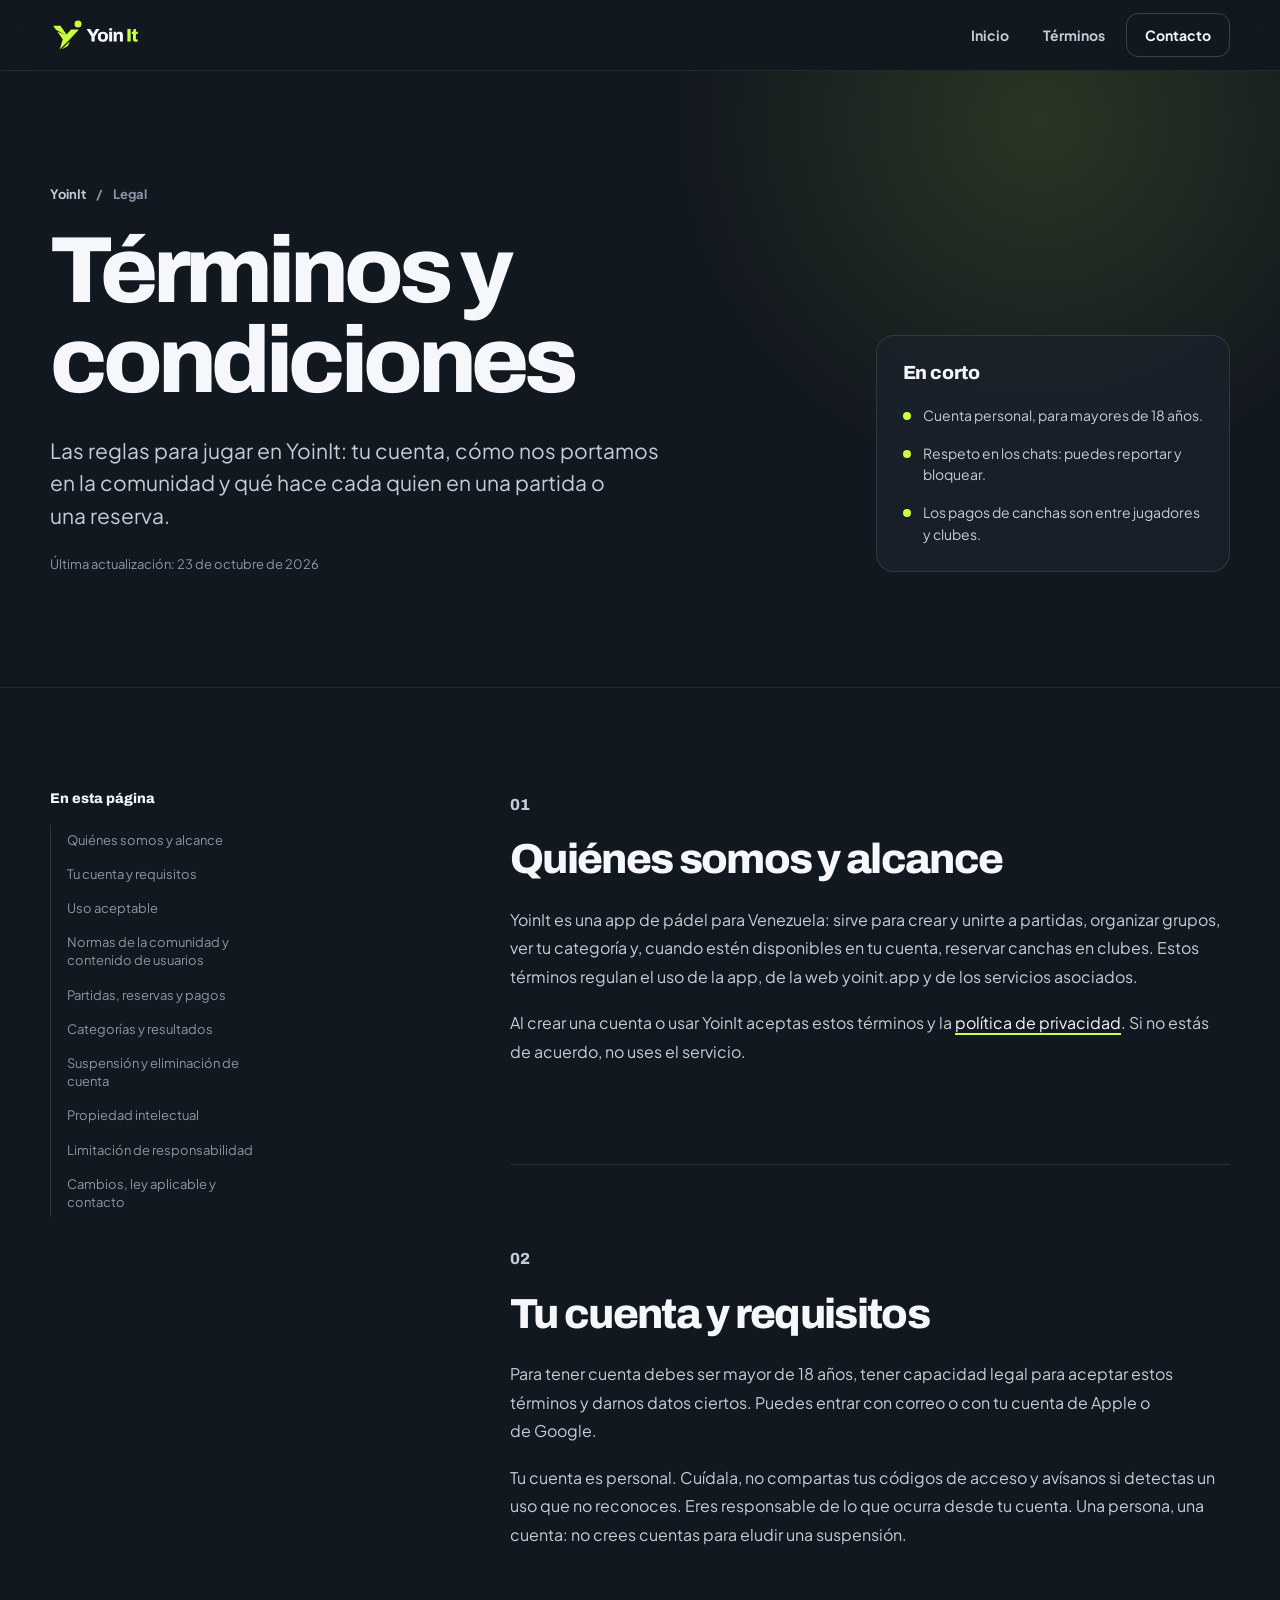
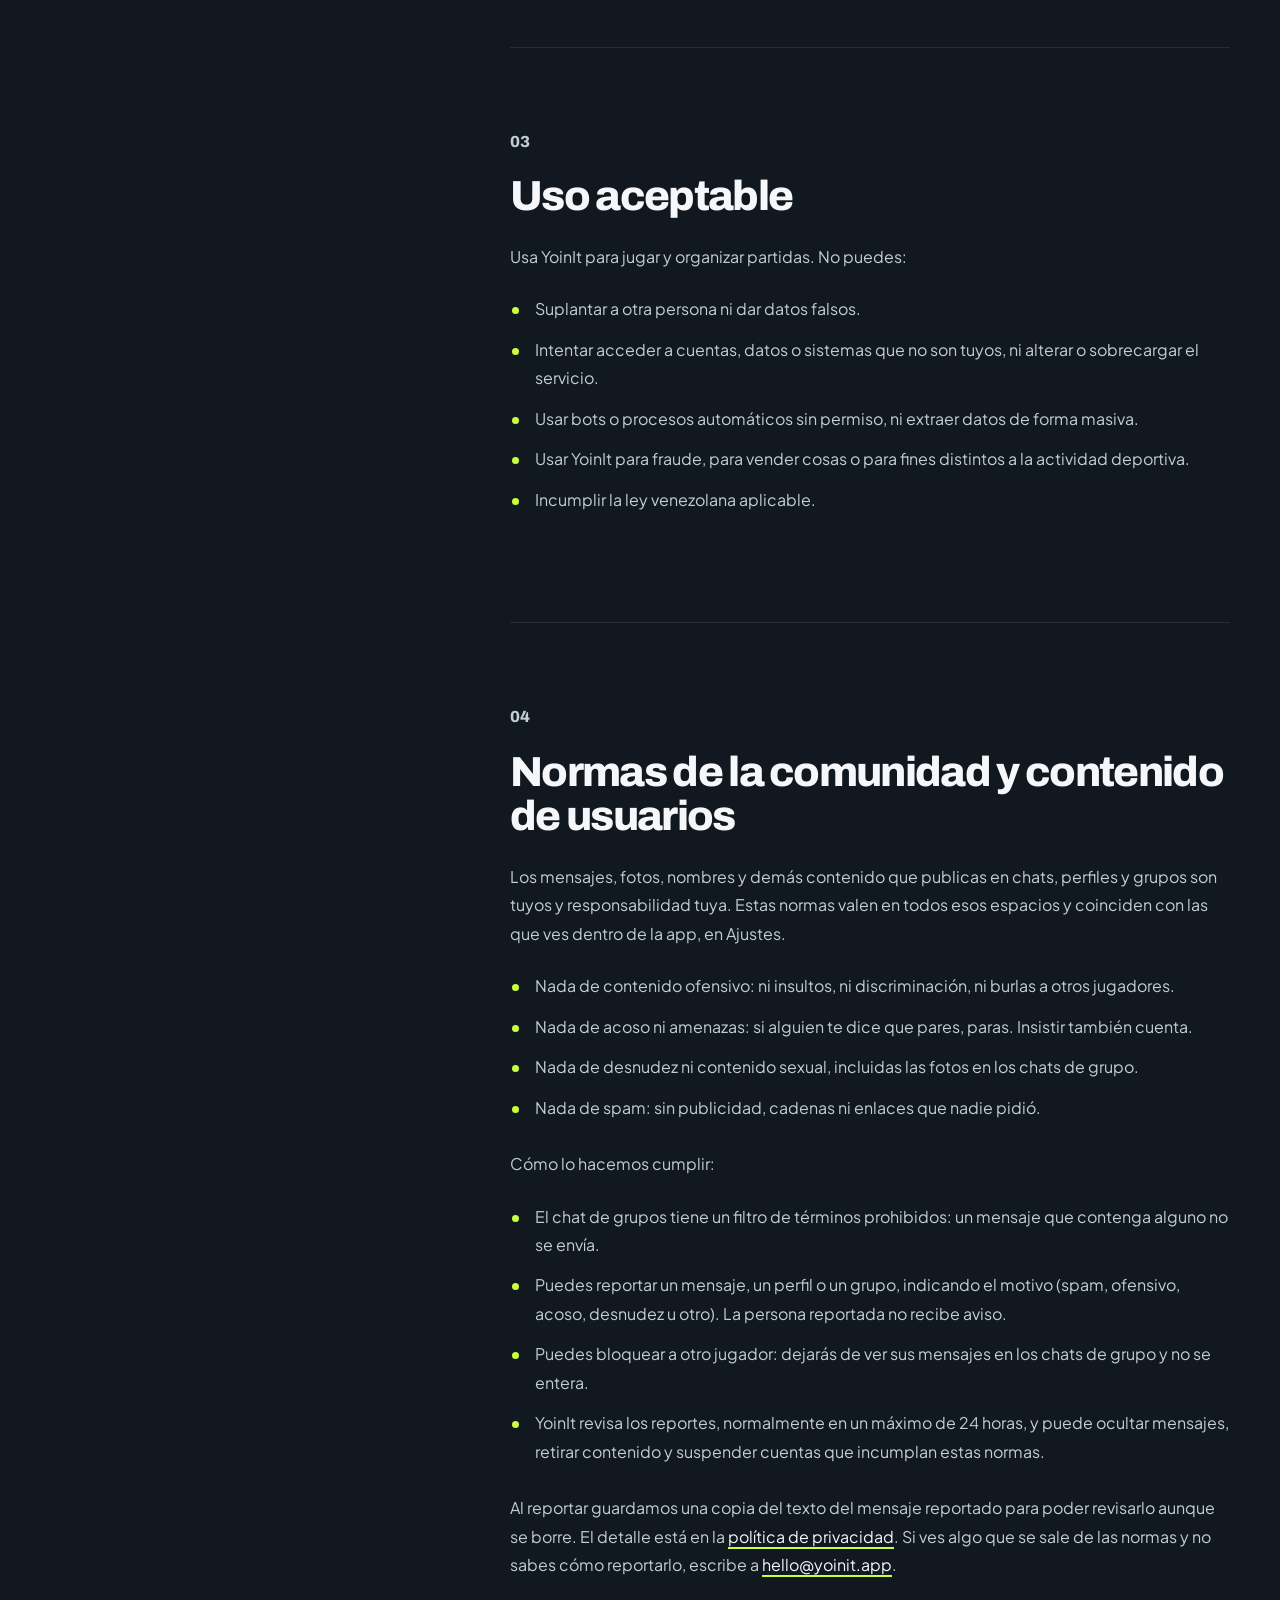
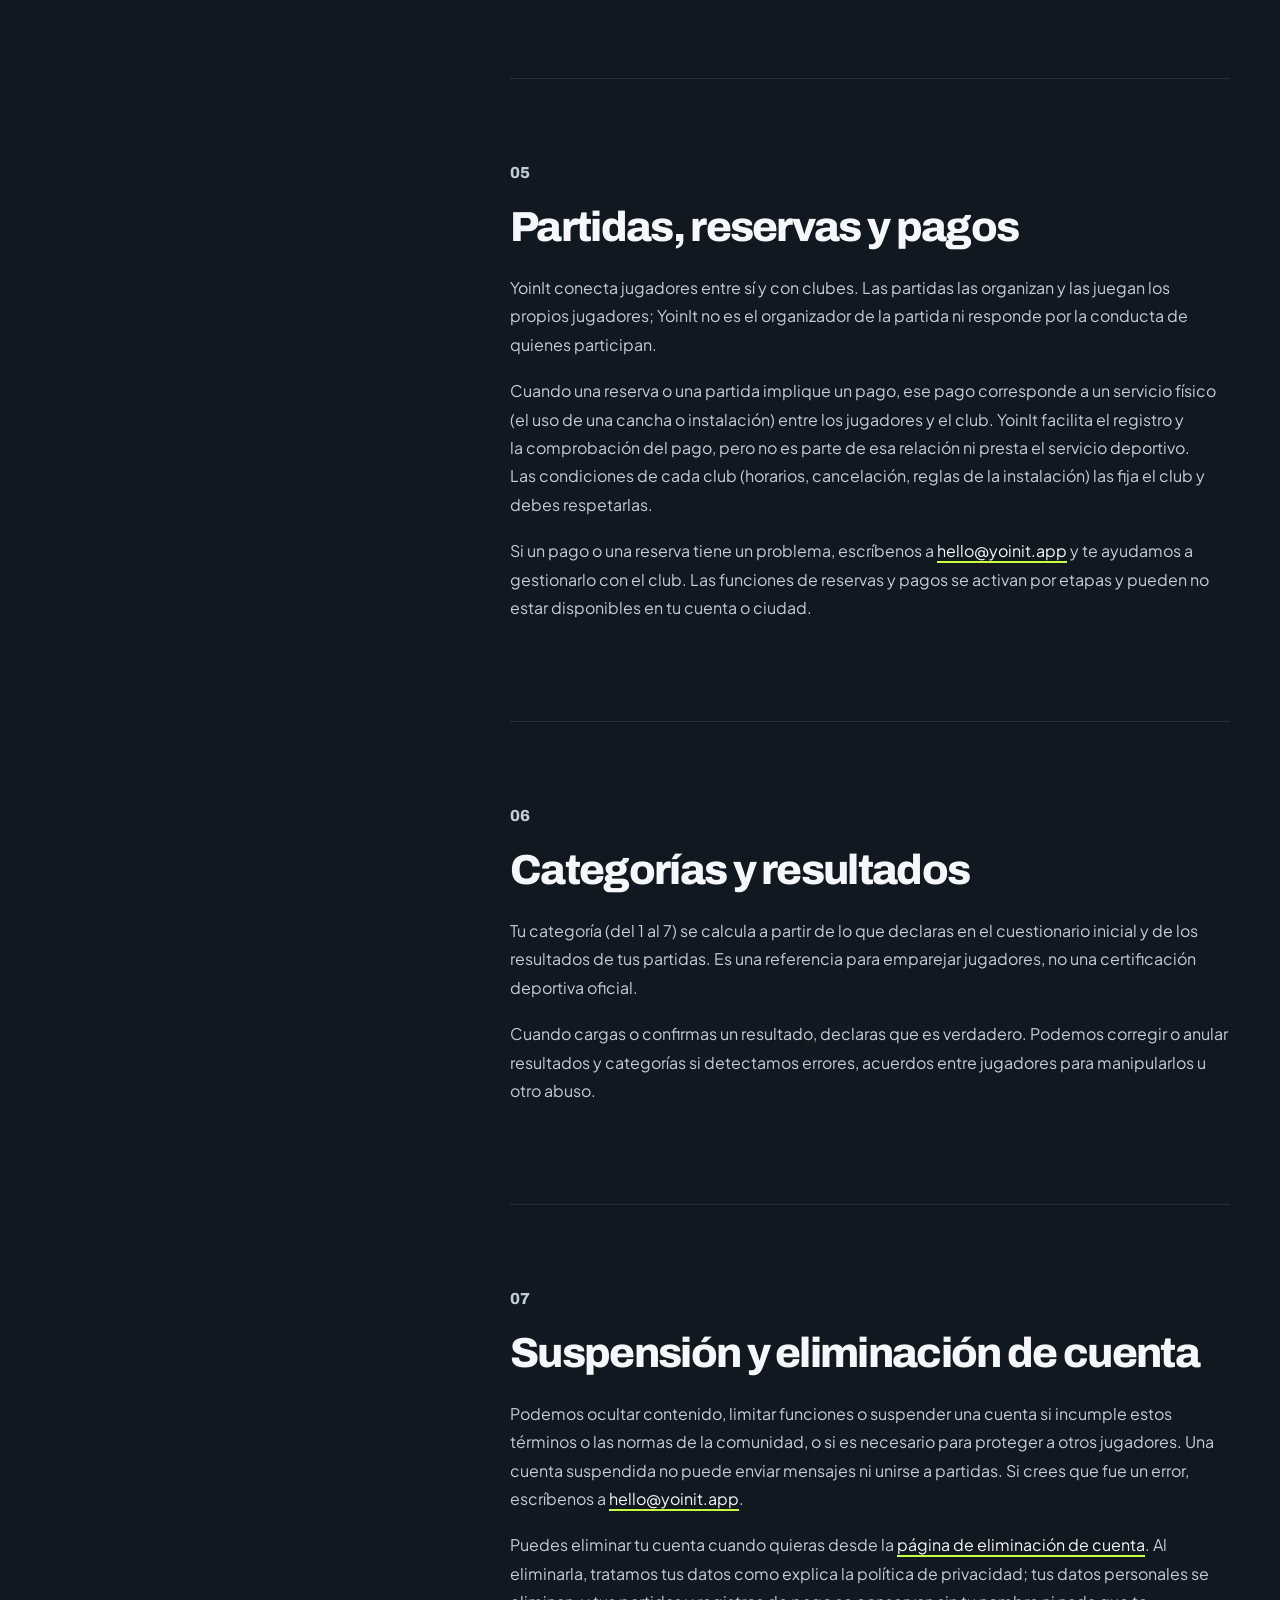
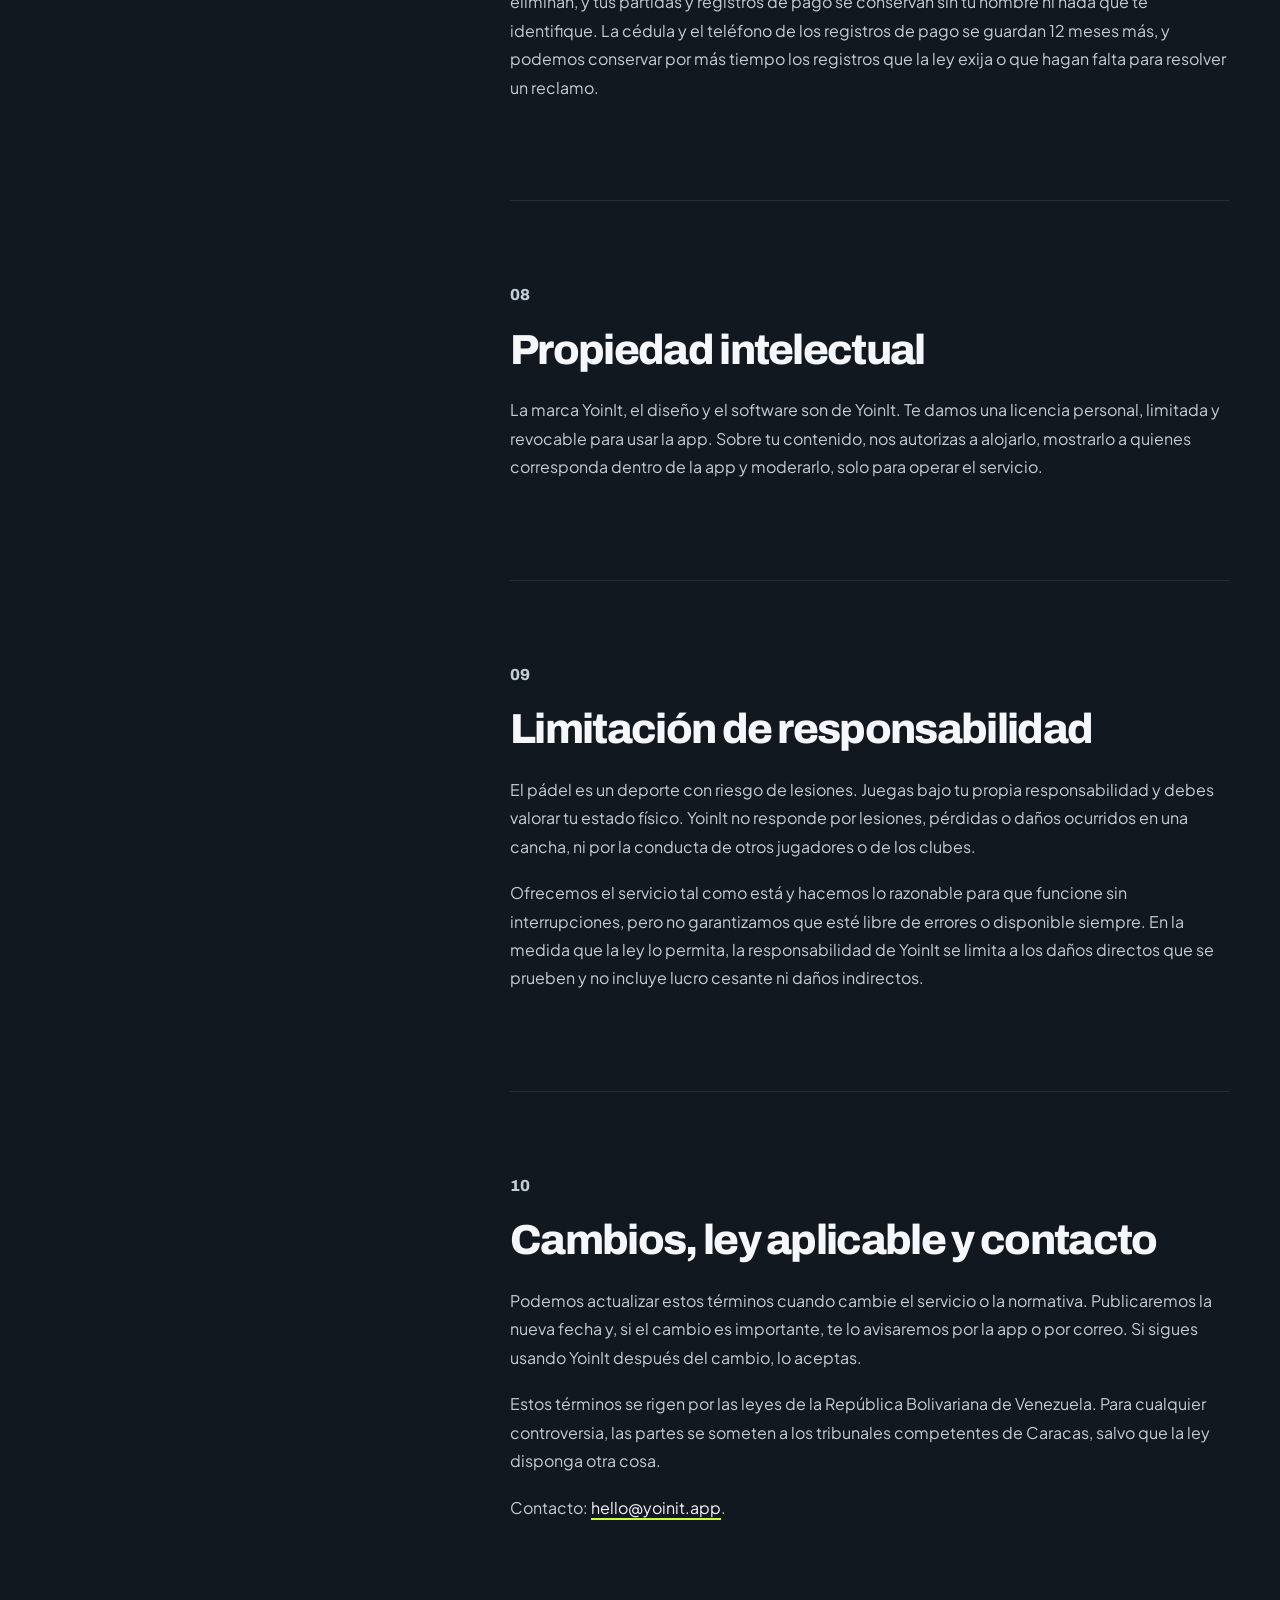
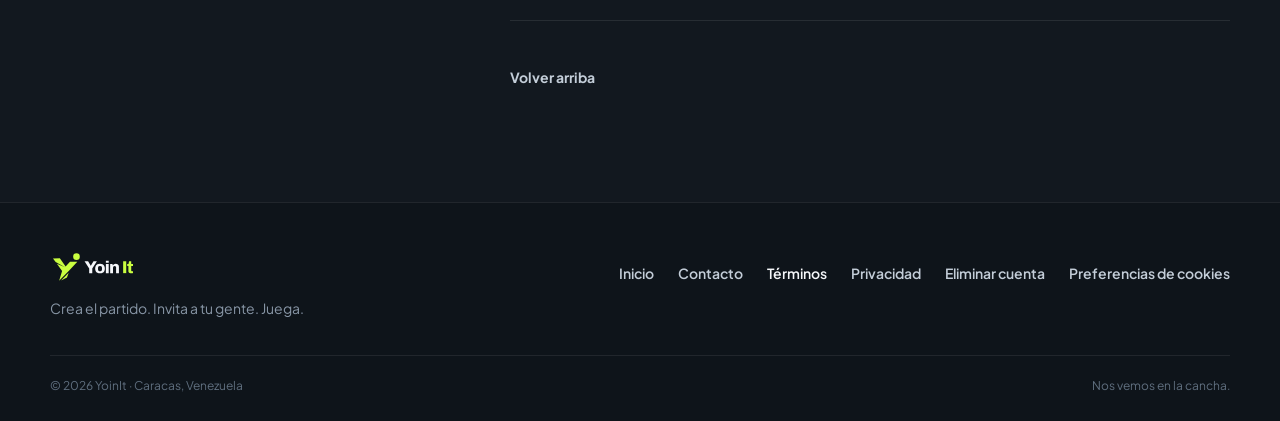
<file: terminos/index.html>
<!DOCTYPE html>
<html lang="es-VE">
<head>
  <meta charset="utf-8">
  <meta name="viewport" content="width=device-width, initial-scale=1">
  <title>Términos y condiciones — YoinIt</title>
  <meta name="description" content="Reglas para usar YoinIt: cuenta, normas de la comunidad, partidas, reservas, suspensión y responsabilidad.">
  <meta name="robots" content="index, follow">
  <link rel="canonical" href="https://yoinit.app/terminos/">
  <link rel="icon" href="../assets/brand/yoinit-logo-kit-v1/favicon/favicon.svg" type="image/svg+xml">
  <link rel="alternate icon" href="../assets/brand/yoinit-logo-kit-v1/favicon/favicon.ico" sizes="any">
  <link rel="apple-touch-icon" href="../assets/brand/yoinit-logo-kit-v1/favicon/apple-touch-icon.png">
  <link rel="preconnect" href="https://fonts.googleapis.com">
  <link rel="preconnect" href="https://fonts.gstatic.com" crossorigin>
  <link href="https://fonts.googleapis.com/css2?family=Archivo:wght@400;500;700;800&amp;family=Plus+Jakarta+Sans:wght@400;500;600;700;800&amp;display=swap" rel="stylesheet">
  <link rel="stylesheet" href="../assets/css/styles.css?v=20261102">
  <link rel="stylesheet" href="../assets/css/privacy.css">
</head>
<body class="privacy-page">
  <a href="#contenido" class="skip-link">Saltar al contenido</a>

  <header class="privacy-header">
    <div class="privacy-header__inner">
      <a href="../" class="privacy-brand" aria-label="YoinIt, volver al inicio">
        <img src="../assets/brand/yoinit-logo-kit-v1/svg/yoinit-horizontal-color-fondo-oscuro.svg" alt="YoinIt">
      </a>
      <nav aria-label="Navegación legal" class="privacy-header__nav">
        <a href="../">Inicio</a>
        <a href="./" aria-current="page">Términos</a>
        <a href="../#contacto" class="privacy-header__cta">Contacto</a>
      </nav>
    </div>
  </header>

  <main id="contenido">
    <section class="privacy-hero" aria-labelledby="privacy-title">
      <div class="privacy-hero__glow" aria-hidden="true"></div>
      <div class="privacy-hero__inner">
        <div class="privacy-hero__copy">
          <p class="privacy-breadcrumb"><a href="../">YoinIt</a><span aria-hidden="true">/</span> Legal</p>
          <h1 id="privacy-title">Términos y condiciones</h1>
          <p class="privacy-hero__lead">Las reglas para jugar en YoinIt: tu cuenta, cómo nos portamos en la comunidad y qué hace cada quien en una partida o una reserva.</p>
          <p class="privacy-updated">Última actualización: <time datetime="2026-10-23">23 de octubre de 2026</time></p>
        </div>
        <aside class="privacy-promise" aria-label="Términos en corto">
          <p class="privacy-promise__title">En corto</p>
          <ul>
            <li><span aria-hidden="true"></span>Cuenta personal, para mayores de 18 años.</li>
            <li><span aria-hidden="true"></span>Respeto en los chats: puedes reportar y bloquear.</li>
            <li><span aria-hidden="true"></span>Los pagos de canchas son entre jugadores y clubes.</li>
          </ul>
        </aside>
      </div>
    </section>

    <div class="privacy-layout">
      <aside class="privacy-toc" aria-label="Contenido de los términos">
        <p>En esta página</p>
        <nav>
          <a href="#alcance">Quiénes somos y alcance</a>
          <a href="#cuenta">Tu cuenta y requisitos</a>
          <a href="#uso">Uso aceptable</a>
          <a href="#comunidad">Normas de la comunidad y contenido de usuarios</a>
          <a href="#partidas">Partidas, reservas y pagos</a>
          <a href="#niveles">Categorías y resultados</a>
          <a href="#suspension">Suspensión y eliminación de cuenta</a>
          <a href="#propiedad">Propiedad intelectual</a>
          <a href="#responsabilidad">Limitación de responsabilidad</a>
          <a href="#cambios">Cambios, ley aplicable y contacto</a>
        </nav>
      </aside>

      <article class="privacy-article">
        <section id="alcance" aria-labelledby="alcance-title">
          <p class="privacy-section-number" aria-hidden="true">01</p>
          <h2 id="alcance-title">Quiénes somos y alcance</h2>
          <p>YoinIt es una app de pádel para Venezuela: sirve para crear y unirte a partidas, organizar grupos, ver tu categoría y, cuando estén disponibles en tu cuenta, reservar canchas en clubes. Estos términos regulan el uso de la app, de la web yoinit.app y de los servicios asociados.</p>
          <p>Al crear una cuenta o usar YoinIt aceptas estos términos y la <a href="../privacidad/">política de privacidad</a>. Si no estás de acuerdo, no uses el servicio.</p>
        </section>

        <section id="cuenta" aria-labelledby="cuenta-title">
          <p class="privacy-section-number" aria-hidden="true">02</p>
          <h2 id="cuenta-title">Tu cuenta y requisitos</h2>
          <p>Para tener cuenta debes ser mayor de 18 años, tener capacidad legal para aceptar estos términos y darnos datos ciertos. Puedes entrar con correo o con tu cuenta de Apple o de Google.</p>
          <p>Tu cuenta es personal. Cuídala, no compartas tus códigos de acceso y avísanos si detectas un uso que no reconoces. Eres responsable de lo que ocurra desde tu cuenta. Una persona, una cuenta: no crees cuentas para eludir una suspensión.</p>
        </section>

        <section id="uso" aria-labelledby="uso-title">
          <p class="privacy-section-number" aria-hidden="true">03</p>
          <h2 id="uso-title">Uso aceptable</h2>
          <p>Usa YoinIt para jugar y organizar partidas. No puedes:</p>
          <ul class="privacy-list">
            <li>Suplantar a otra persona ni dar datos falsos.</li>
            <li>Intentar acceder a cuentas, datos o sistemas que no son tuyos, ni alterar o sobrecargar el servicio.</li>
            <li>Usar bots o procesos automáticos sin permiso, ni extraer datos de forma masiva.</li>
            <li>Usar YoinIt para fraude, para vender cosas o para fines distintos a la actividad deportiva.</li>
            <li>Incumplir la ley venezolana aplicable.</li>
          </ul>
        </section>

        <section id="comunidad" aria-labelledby="comunidad-title">
          <p class="privacy-section-number" aria-hidden="true">04</p>
          <h2 id="comunidad-title">Normas de la comunidad y contenido de usuarios</h2>
          <p>Los mensajes, fotos, nombres y demás contenido que publicas en chats, perfiles y grupos son tuyos y responsabilidad tuya. Estas normas valen en todos esos espacios y coinciden con las que ves dentro de la app, en Ajustes.</p>
          <ul class="privacy-list">
            <li>Nada de contenido ofensivo: ni insultos, ni discriminación, ni burlas a otros jugadores.</li>
            <li>Nada de acoso ni amenazas: si alguien te dice que pares, paras. Insistir también cuenta.</li>
            <li>Nada de desnudez ni contenido sexual, incluidas las fotos en los chats de grupo.</li>
            <li>Nada de spam: sin publicidad, cadenas ni enlaces que nadie pidió.</li>
          </ul>
          <p>Cómo lo hacemos cumplir:</p>
          <ul class="privacy-list">
            <li>El chat de grupos tiene un filtro de términos prohibidos: un mensaje que contenga alguno no se envía.</li>
            <li>Puedes reportar un mensaje, un perfil o un grupo, indicando el motivo (spam, ofensivo, acoso, desnudez u otro). La persona reportada no recibe aviso.</li>
            <li>Puedes bloquear a otro jugador: dejarás de ver sus mensajes en los chats de grupo y no se entera.</li>
            <li>YoinIt revisa los reportes, normalmente en un máximo de 24 horas, y puede ocultar mensajes, retirar contenido y suspender cuentas que incumplan estas normas.</li>
          </ul>
          <p>Al reportar guardamos una copia del texto del mensaje reportado para poder revisarlo aunque se borre. El detalle está en la <a href="../privacidad/">política de privacidad</a>. Si ves algo que se sale de las normas y no sabes cómo reportarlo, escribe a <a href="mailto:hello@yoinit.app">hello@yoinit.app</a>.</p>
        </section>

        <section id="partidas" aria-labelledby="partidas-title">
          <p class="privacy-section-number" aria-hidden="true">05</p>
          <h2 id="partidas-title">Partidas, reservas y pagos</h2>
          <p>YoinIt conecta jugadores entre sí y con clubes. Las partidas las organizan y las juegan los propios jugadores; YoinIt no es el organizador de la partida ni responde por la conducta de quienes participan.</p>
          <p>Cuando una reserva o una partida implique un pago, ese pago corresponde a un servicio físico (el uso de una cancha o instalación) entre los jugadores y el club. YoinIt facilita el registro y la comprobación del pago, pero no es parte de esa relación ni presta el servicio deportivo. Las condiciones de cada club (horarios, cancelación, reglas de la instalación) las fija el club y debes respetarlas.</p>
          <p>Si un pago o una reserva tiene un problema, escríbenos a <a href="mailto:hello@yoinit.app">hello@yoinit.app</a> y te ayudamos a gestionarlo con el club. Las funciones de reservas y pagos se activan por etapas y pueden no estar disponibles en tu cuenta o ciudad.</p>
        </section>

        <section id="niveles" aria-labelledby="niveles-title">
          <p class="privacy-section-number" aria-hidden="true">06</p>
          <h2 id="niveles-title">Categorías y resultados</h2>
          <p>Tu categoría (del 1 al 7) se calcula a partir de lo que declaras en el cuestionario inicial y de los resultados de tus partidas. Es una referencia para emparejar jugadores, no una certificación deportiva oficial.</p>
          <p>Cuando cargas o confirmas un resultado, declaras que es verdadero. Podemos corregir o anular resultados y categorías si detectamos errores, acuerdos entre jugadores para manipularlos u otro abuso.</p>
        </section>

        <section id="suspension" aria-labelledby="suspension-title">
          <p class="privacy-section-number" aria-hidden="true">07</p>
          <h2 id="suspension-title">Suspensión y eliminación de cuenta</h2>
          <p>Podemos ocultar contenido, limitar funciones o suspender una cuenta si incumple estos términos o las normas de la comunidad, o si es necesario para proteger a otros jugadores. Una cuenta suspendida no puede enviar mensajes ni unirse a partidas. Si crees que fue un error, escríbenos a <a href="mailto:hello@yoinit.app">hello@yoinit.app</a>.</p>
          <p>Puedes eliminar tu cuenta cuando quieras desde la <a href="../eliminar-cuenta/">página de eliminación de cuenta</a>. Al eliminarla, tratamos tus datos como explica la política de privacidad; tus datos personales se eliminan, y tus partidas y registros de pago se conservan sin tu nombre ni nada que te identifique. La cédula y el teléfono de los registros de pago se guardan 12 meses más, y podemos conservar por más tiempo los registros que la ley exija o que hagan falta para resolver un reclamo.</p>
        </section>

        <section id="propiedad" aria-labelledby="propiedad-title">
          <p class="privacy-section-number" aria-hidden="true">08</p>
          <h2 id="propiedad-title">Propiedad intelectual</h2>
          <p>La marca YoinIt, el diseño y el software son de YoinIt. Te damos una licencia personal, limitada y revocable para usar la app. Sobre tu contenido, nos autorizas a alojarlo, mostrarlo a quienes corresponda dentro de la app y moderarlo, solo para operar el servicio.</p>
        </section>

        <section id="responsabilidad" aria-labelledby="responsabilidad-title">
          <p class="privacy-section-number" aria-hidden="true">09</p>
          <h2 id="responsabilidad-title">Limitación de responsabilidad</h2>
          <p>El pádel es un deporte con riesgo de lesiones. Juegas bajo tu propia responsabilidad y debes valorar tu estado físico. YoinIt no responde por lesiones, pérdidas o daños ocurridos en una cancha, ni por la conducta de otros jugadores o de los clubes.</p>
          <p>Ofrecemos el servicio tal como está y hacemos lo razonable para que funcione sin interrupciones, pero no garantizamos que esté libre de errores o disponible siempre. En la medida que la ley lo permita, la responsabilidad de YoinIt se limita a los daños directos que se prueben y no incluye lucro cesante ni daños indirectos.</p>
        </section>

        <section id="cambios" aria-labelledby="cambios-title">
          <p class="privacy-section-number" aria-hidden="true">10</p>
          <h2 id="cambios-title">Cambios, ley aplicable y contacto</h2>
          <p>Podemos actualizar estos términos cuando cambie el servicio o la normativa. Publicaremos la nueva fecha y, si el cambio es importante, te lo avisaremos por la app o por correo. Si sigues usando YoinIt después del cambio, lo aceptas.</p>
          <p>Estos términos se rigen por las leyes de la República Bolivariana de Venezuela. Para cualquier controversia, las partes se someten a los tribunales competentes de Caracas, salvo que la ley disponga otra cosa.</p>
          <p>Contacto: <a href="mailto:hello@yoinit.app">hello@yoinit.app</a>.</p>
        </section>

        <a class="privacy-back-top" href="#contenido">Volver arriba</a>
      </article>
    </div>
  </main>

  <footer class="privacy-footer">
    <div class="privacy-footer__inner">
      <div>
        <img src="../assets/brand/yoinit-logo-kit-v1/svg/yoinit-horizontal-color-fondo-oscuro.svg" alt="YoinIt">
        <p>Crea el partido. Invita a tu gente. Juega.</p>
      </div>
      <nav aria-label="Enlaces del pie de página">
        <a href="../">Inicio</a>
        <a href="../#contacto">Contacto</a>
        <a href="./" aria-current="page">Términos</a>
        <a href="../privacidad/">Privacidad</a>
        <a href="../eliminar-cuenta/">Eliminar cuenta</a>
        <button type="button" class="cookie-prefs" data-cookie-prefs>Preferencias de cookies</button>
      </nav>
    </div>
    <div class="privacy-footer__bottom">
      <p>© 2026 YoinIt · Caracas, Venezuela</p>
      <p>Nos vemos en la cancha.</p>
    </div>
  </footer>
  <script type="module" src="../assets/js/consent.js"></script>
</body>
</html>
</file>
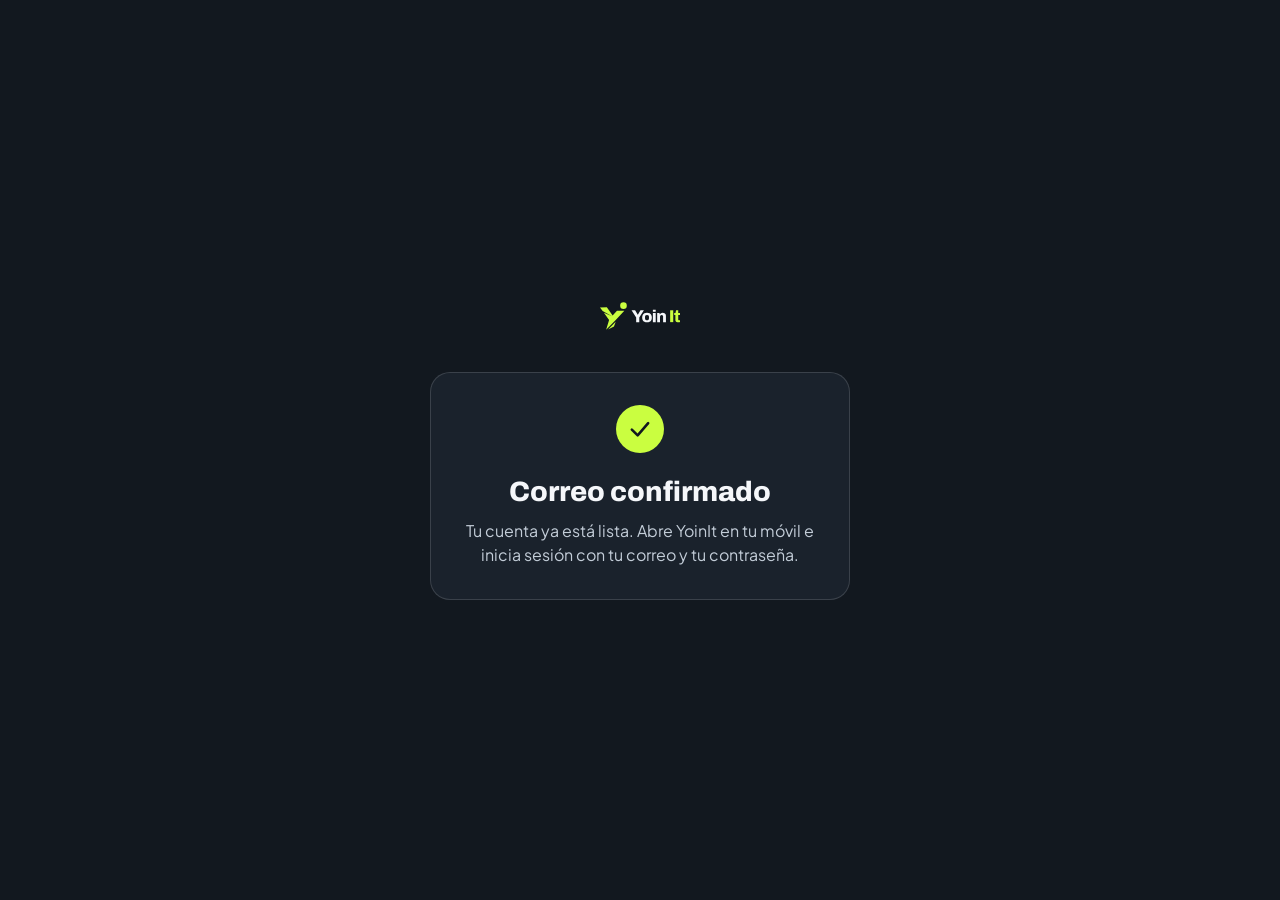
<file: auth/confirm/index.html>
<!DOCTYPE html>
<html lang="es-VE">
<head>
  <meta charset="utf-8">
  <meta name="viewport" content="width=device-width, initial-scale=1">
  <meta name="robots" content="noindex, nofollow">
  <meta name="referrer" content="no-referrer">
  <title>Correo confirmado — YoinIt</title>
  <meta name="description" content="Confirmación de correo de tu cuenta de YoinIt.">
  <link rel="canonical" href="https://yoinit.app/auth/confirm/">
  <link rel="icon" href="../../assets/brand/yoinit-logo-kit-v1/favicon/favicon.svg" type="image/svg+xml">
  <link rel="alternate icon" href="../../assets/brand/yoinit-logo-kit-v1/favicon/favicon.ico" sizes="any">
  <link rel="apple-touch-icon" href="../../assets/brand/yoinit-logo-kit-v1/favicon/apple-touch-icon.png">
  <link rel="preconnect" href="https://fonts.googleapis.com">
  <link rel="preconnect" href="https://fonts.gstatic.com" crossorigin>
  <link href="https://fonts.googleapis.com/css2?family=Archivo:wght@800&amp;family=Plus+Jakarta+Sans:wght@400;500;600;700&amp;display=swap" rel="stylesheet">
  <link rel="stylesheet" href="../../assets/css/styles.css?v=20261102">
  <link rel="stylesheet" href="../../assets/css/auth-confirm.css">
</head>
<body class="confirm-page">
  <main class="confirm" id="contenido">
    <a href="../../" class="confirm__brand" aria-label="YoinIt, ir al inicio">
      <img src="../../assets/brand/yoinit-logo-kit-v1/svg/yoinit-horizontal-color-fondo-oscuro.svg" alt="YoinIt">
    </a>

    <section class="confirm__card" id="state-ok" aria-labelledby="ok-title">
      <svg class="confirm__icon" viewBox="0 0 24 24" aria-hidden="true"><path d="M5 12.5 10 17.5 19 7"></path></svg>
      <h1 id="ok-title">Correo confirmado</h1>
      <p class="confirm__text" data-when="mobile" hidden>Tu cuenta ya está lista. Abre la app para entrar.</p>
      <p class="confirm__text" data-when="desktop">Tu cuenta ya está lista. Abre YoinIt en tu móvil e inicia sesión con tu correo y tu contraseña.</p>
      <a class="confirm__button" id="open-app" data-when="mobile" href="com.yoinit.app://auth/confirmed" hidden>Abrir YoinIt</a>
    </section>

    <section class="confirm__card confirm__card--error" id="state-error" aria-labelledby="error-title" hidden>
      <svg class="confirm__icon" viewBox="0 0 24 24" aria-hidden="true"><path d="M12 8v5m0 3.5h.01M10.3 3.8 2.6 17.1A2 2 0 0 0 4.3 20h15.4a2 2 0 0 0 1.7-2.9L13.7 3.8a2 2 0 0 0-3.4 0Z"></path></svg>
      <h1 id="error-title">Este enlace ya no sirve</h1>
      <p class="confirm__text">Caducó o ya se usó. Abre la app, intenta iniciar sesión y te enviamos un correo nuevo.</p>
      <a class="confirm__button confirm__button--quiet" id="open-app-error" data-when="mobile" href="com.yoinit.app://auth/confirmed" hidden>Abrir YoinIt</a>
    </section>
  </main>

  <script>
    (function () {
      var ua = navigator.userAgent || '';
      var isIPadOS = /Macintosh/.test(ua) && navigator.maxTouchPoints > 1;
      var isMobile = /Android|iPhone|iPad|iPod/i.test(ua) || isIPadOS;

      // Supabase devuelve los fallos en el fragmento (#error=...) o en la query (?error=...).
      var raw = (location.hash + '&' + location.search).replace(/[#?]/g, '&');
      var failed = /(^|&)error(_code|_description)?=/.test(raw);

      document.getElementById('state-ok').hidden = failed;
      document.getElementById('state-error').hidden = !failed;

      if (isMobile) {
        document.querySelectorAll('[data-when="desktop"]').forEach(function (el) { el.hidden = true; });
        document.querySelectorAll('[data-when="mobile"]').forEach(function (el) { el.hidden = false; });
      }

      // Se limpia la URL: no deja fragmentos ni parámetros en el historial.
      if (location.hash || location.search) {
        history.replaceState(null, '', location.pathname);
      }

      // Solo en éxito y en móvil se intenta abrir la app; el botón queda como respaldo
      // porque iOS y Android suelen bloquear el salto automático a esquemas propios.
      if (isMobile && !failed) {
        setTimeout(function () { location.href = 'com.yoinit.app://auth/confirmed'; }, 400);
      }
    })();
  </script>
</body>
</html>
</file>
<file: assets/css/styles.css>
@import url('./design.css');

:root {
  --yo-base: #12181F;
  --yo-surface: #1A222C;
  --yo-raised: #232D39;
  --yo-acid: #CAFE40;
  --yo-text: #F5F7FA;
  --yo-secondary: #C3CDD8;
  --yo-muted: #8896A6;
  --yo-line: rgba(255,255,255,.14);
  --yo-warn: #F2C14E;
}

[hidden] { display: none !important; }
html { scroll-padding-top: 112px; }
body { overflow-x: clip; }
button, a, input, textarea, summary { -webkit-tap-highlight-color: transparent; }
button, summary { cursor: pointer; }
:focus-visible { outline: 3px solid var(--yo-acid); outline-offset: 5px; }
[data-view="club"] :focus-visible { outline-color: var(--yo-base); }
a, button { touch-action: manipulation; }
input, textarea { min-width: 0; width: 100%; }
button:disabled { cursor: not-allowed; opacity: .65; }
.page-width { max-width: 1240px; margin-inline: auto; }
.sr-only { position: absolute; width: 1px; height: 1px; padding: 0; overflow: hidden; clip-path: inset(50%); white-space: nowrap; }
.skip-link { position: fixed; top: -100px; left: 16px; padding: 14px; z-index: 100; background: var(--yo-acid); color: var(--yo-base); }
.skip-link:focus { top: 12px; }
.hero-note { margin-top: 24px; max-width: 40ch; color: var(--yo-muted); font-size: 14px; line-height: 1.6; }
.hero-actions { margin-top: 16px; }
.eyebrow { margin: 0 0 14px; color: var(--yo-acid); font-size: 12px; font-weight: 700; letter-spacing: .16em; text-transform: uppercase; }
.section-intro { max-width: 660px; margin: 0 auto 40px; text-align: center; }
.section-intro h2, .download-section h2, .founders h2 { margin: 0; font: 800 clamp(30px,4.4vw,50px)/1.06 Archivo,sans-serif; letter-spacing: -.04em; }
.section-intro > p:last-child, .download-section p:not(.eyebrow), .founders p:not(.eyebrow) { color: var(--yo-muted); font-size: 16px; line-height: 1.6; }
.soon-badge { display: inline-flex; align-items: center; min-height: 28px; padding: 5px 11px; border-radius: 8px; background: rgba(242,193,78,.14); color: var(--yo-warn); margin-bottom: 16px; font-size: 12px; font-weight: 700; }
.store-buttons { display: flex; flex-wrap: wrap; gap: 12px; margin-top: 30px; }
.store-badge { display: inline-flex; gap: 10px; align-items: center; min-height: 62px; padding: 10px 14px; border: 1px solid var(--yo-line); border-radius: 12px; background: #000; color: #fff; text-align: left; }
.store-badge svg { width: 27px; height: 31px; flex: none; }
.store-badge small { display: block; font-size: 10px; line-height: 1.3; }
.store-badge strong { display: block; font-size: 21px; line-height: 1.25; letter-spacing: -.04em; font-weight: 600; }
.store-badge[aria-disabled="true"] { cursor: default; }
.store-badge[href]:hover { border-color: var(--yo-acid); }
.store-pending { align-self: flex-start; font-size: 9px; font-weight: 700; padding: 3px 5px; border-radius: 4px; background: var(--yo-raised); color: var(--yo-secondary); }
.download-section { padding: clamp(48px,6vw,88px) 20px; border-top: 1px solid var(--yo-line); text-align: center; }
.download-section .store-buttons { justify-content: center; }
.download-note { font-size: 13px !important; }
.match-demo { max-width: 760px; margin: auto; padding: clamp(20px,3vw,36px); border: 1px solid var(--yo-line); border-radius: 35px; background: var(--yo-surface); }
.demo-progress { list-style: none; display: flex; gap: 8px; margin: 0 0 30px; padding: 0; }
.demo-progress li { flex: 1; border-top: 4px solid var(--yo-raised); padding-top: 10px; font-size: 12px; color: var(--yo-muted); }
.demo-progress li.is-done, .demo-progress li[aria-current="step"] { border-color: var(--yo-acid); color: var(--yo-text); }
.step-label { margin: 0 0 6px; color: var(--yo-muted); font-size: 12px; font-weight: 700; }
#demo-content { min-height: 235px; }
#demo-content h3 { margin: 0 0 20px; font: 800 clamp(22px,3vw,26px)/1.15 Archivo,sans-serif; letter-spacing: -.035em; }
#demo-content h3:focus { outline: none; }
.demo-description { color: var(--yo-secondary); font-size: 14px; line-height: 1.6; }
.demo-options { display: grid; grid-template-columns: repeat(auto-fit,minmax(88px,1fr)); gap: 10px; }
.demo-options.stacked { grid-template-columns: 1fr; }
.demo-choice { min-height: 84px; padding: 16px 12px; border-radius: 13px; border: 1px solid var(--yo-line); background: var(--yo-raised); color: var(--yo-text); text-align: left; }
.demo-choice:hover, .demo-choice[aria-pressed="true"] { border-color: var(--yo-acid); background: rgba(202,254,64,.08); }
.demo-choice strong { display: block; font: 800 20px Archivo,sans-serif; }
.demo-choice small { display: block; margin-top: 7px; color: var(--yo-secondary); font-size: 12px; line-height: 1.5; }
.demo-back { padding: 10px 4px; min-height: 44px; margin-top: 14px; border: 0; background: transparent; color: var(--yo-secondary); font-size: 14px; font-weight: 700; }
.demo-summary { margin: 0 0 20px; padding: 18px; background: var(--yo-base); border-radius: 16px; }
.demo-summary p { margin: 6px 0; line-height: 1.6; }
.demo-summary strong { color: var(--yo-acid); }
.demo-actions { display: flex; flex-wrap: wrap; gap: 10px; margin-top: 20px; }
.primary-button, .secondary-button { display: inline-flex; justify-content: center; align-items: center; min-height: 52px; padding: 13px 20px; border-radius: 14px; font: 700 15px/1.4 'Plus Jakarta Sans',sans-serif; }
.primary-button { border: 0; background: var(--yo-acid); color: var(--yo-base); }
.primary-button:hover { color: var(--yo-base); filter: brightness(1.05); }
.secondary-button { border: 1px solid var(--yo-line); background: transparent; color: var(--yo-text); }
.faq-item { border-bottom: 1px solid var(--yo-line); padding: 18px 0; }
.faq-item summary { min-height: 44px; display: flex; align-items: center; justify-content: space-between; gap: 20px; list-style: none; font-weight: 700; line-height: 1.5; }
.faq-item summary::-webkit-details-marker { display: none; }
.faq-item summary::after { content: '+'; color: var(--yo-acid); font-size: 22px; }
.faq-item[open] summary::after { content: '−'; }
.faq-item p { margin: 12px 0 4px; max-width: 60ch; color: var(--yo-secondary); font-size: 14px; line-height: 1.7; }
.media-slot { position: relative; overflow: hidden; }
.media-pending { color: var(--yo-muted); font-size: 10px; opacity: .8; }
.media-slot.has-image, .media-slot:has(> img) { padding: 0; border-style: solid; }
.media-slot.has-image > :not(img), .media-slot:has(> img) > :not(img) { display: none; }
.media-slot > img { width: 100%; height: 100%; position: absolute; inset: 0; object-fit: contain; }
[data-image="01"] > img { object-position: center top; }
[data-image="08"] > img, [data-image="11"] > img, [data-image="07"] > img { object-fit: cover; }
[data-image="07"] { position: relative; overflow: hidden; }
.founders { padding: 0 20px clamp(40px,5vw,80px); }
.founders .page-width { border-top: 1px solid rgba(16,24,40,.14); padding-top: 36px; }
.founders h2 { max-width: 24ch; font-size: clamp(28px,3vw,38px); }
.founders p { max-width: 65ch; color: #667085 !important; }
.text-link { display: inline-flex; min-height: 44px; align-items: center; color: var(--yo-base); font-weight: 700; text-decoration: underline; }
.text-link:hover { color: var(--yo-base); }
.legal-pending { font-size: 13px; color: var(--yo-muted); }
.yo-input:focus { border-color: var(--yo-acid); box-shadow: 0 0 0 3px rgba(202,254,64,.15); }
.yo-navlink:hover { background: var(--yo-surface); color: var(--yo-text); }
.layout-004 { line-height: 0; }
.brand-logo { display: block; flex: none; width: auto; }
.brand-logo-header { height: 34px; }
.brand-logo-footer { height: 32px; }
[data-yo-tab][aria-selected="true"] { background: var(--yo-acid); color: var(--yo-base); }
[data-yo-tab][aria-selected="false"] { background: transparent; color: var(--yo-muted); }
[data-yo-tab] { min-height: 44px; }
[data-yo-screen] { position: absolute; inset: 0; }
[data-yo-screen] { opacity: 0; visibility: hidden; transition: opacity .28s ease, visibility .28s; }
[data-yo-screen].is-active { opacity: 1; visibility: visible; z-index: 1; }
[data-yo-feat] { cursor: pointer; width: 100%; background: transparent; border-color: var(--yo-line); }
[data-yo-feat].is-active { background: var(--yo-surface); border-color: rgba(202,254,64,.32); }
.feature-scroll-hint { display: flex; align-items: center; gap: 10px; margin: 22px 0 0; color: var(--yo-secondary); font-size: 14px; }
.feature-scroll-hint > span { color: var(--yo-acid); font-size: 22px; }
.feature-story { grid-template-columns: minmax(0,1fr) minmax(0,1fr); }
.feature-list { gap: 0; }
.feature-step { min-height: max(65svh, calc(min(697px, 100svh - 190px) + 96px)); display: flex; align-items: center; padding-block: 40px; }
.feature-number { display: block; margin-bottom: 18px; color: var(--yo-muted); font: 800 14px Archivo,sans-serif; }
.feature-action { display: flex; align-items: center; justify-content: space-between; gap: 16px; margin-top: 24px; color: var(--yo-secondary); font-size: 13px; font-weight: 700; }
.feature-action > span:last-child { font-size: 22px; }
[data-yo-feat]:hover, [data-yo-feat]:focus-visible { border-color: var(--yo-acid); }
[data-yo-feat].is-active .feature-action, [data-yo-feat].is-active .feature-number { color: var(--yo-acid); }
[data-yo-feat].is-active .feature-action-label { font-size: 0; }
[data-yo-feat].is-active .feature-action-label::after { content: 'En pantalla'; font-size: 13px; }
.feature-phone { width: min(330px, calc((100svh - 190px) * 9 / 19)); }
.feature-position { display: flex; gap: 16px; align-items: baseline; margin: 22px 0 0; color: var(--yo-secondary); font-size: 12px; }
[data-feature-position] { color: var(--yo-acid); font: 800 14px Archivo,sans-serif; flex: none; }
.feature-mobile-preview { display: none; }
@media(min-width:960px) { .yo-navlink { display: grid; place-items: center; } }
@media(min-width:560px) { .yo-navcta { display: grid; } }
@media(max-width:860px) {
  .feature-story { grid-template-columns: minmax(0,1fr); }
  [data-yo-phone-col], .feature-scroll-hint, .feature-action { display: none; }
  .feature-list { gap: 24px; }
  .feature-step { min-height: 0; padding: 0; }
  [data-yo-feat], [data-yo-feat].is-active { cursor: default; background: var(--yo-surface); border-color: var(--yo-line); }
  [data-yo-feat] .feature-number { color: var(--yo-muted); }
  .feature-mobile-preview { display: block; position: relative; width: min(250px,100%); aspect-ratio: 9 / 19; margin: 28px auto 0; padding: 9px; border: 1px solid var(--yo-line); border-radius: 32px; background: var(--yo-base); }
  .feature-mobile-preview [data-yo-screen] { inset: 9px; border-radius: 24px; opacity: 1; visibility: visible; }
}
@media(max-width:560px) {
  .brand-logo-header { height: 32px; }
  header nav { display: none; }
  header > div { justify-content: space-between; column-gap: 8px; padding-inline: 14px; }
  header [role="tablist"] { margin-left: auto; }
  [data-yo-tab] { padding-inline: 10px; }
  .match-demo { border-radius: 24px; }
  .store-buttons { gap: 10px; }
  .store-badge { padding-inline: 11px; }
  .store-badge strong { font-size: 19px; }
}
@media(prefers-reduced-motion:reduce) {
  html { scroll-behavior: auto; }
  *, *::before, *::after { animation: none !important; transition: none !important; }
}

/* Cookies de medicion (assets/js/consent.js) */
.cookie-banner { position: fixed; inset: auto 0 0 0; z-index: 90; display: flex; flex-wrap: wrap; align-items: center; justify-content: space-between; gap: 12px 24px; padding: 16px max(16px, env(safe-area-inset-right)) max(16px, env(safe-area-inset-bottom)) max(16px, env(safe-area-inset-left)); background: var(--yo-surface); border-top: 1px solid var(--yo-line); color: var(--yo-text); }
.cookie-banner__text { margin: 0; flex: 1 1 320px; max-width: 70ch; font-size: 14px; line-height: 1.5; color: var(--yo-secondary); }
.cookie-banner__actions { display: flex; gap: 12px; flex: 0 0 auto; }
.cookie-banner__btn { min-height: 44px; min-width: 120px; padding: 10px 20px; border: 1px solid var(--yo-line); border-radius: 12px; background: var(--yo-raised); color: var(--yo-text); font: 600 14px 'Plus Jakarta Sans', sans-serif; }
.cookie-banner__btn:hover { border-color: var(--yo-secondary); }
.cookie-banner__btn--primary { background: var(--yo-acid); border-color: var(--yo-acid); color: var(--yo-base); }
.cookie-banner__btn--primary:hover { border-color: var(--yo-acid); filter: brightness(1.06); }
.cookie-banner__btn--secondary { background: transparent; }
@media (max-width: 480px) { .cookie-banner__actions { width: 100%; } .cookie-banner__btn { flex: 1 1 0; min-width: 0; } }
.cookie-prefs { min-height: 44px; padding: 0; border: 0; background: none; color: inherit; font: inherit; text-decoration: underline; text-underline-offset: 3px; }
.cookie-prefs-wrap { margin: 0; padding: 8px 16px 24px; text-align: center; font-size: 13px; color: var(--yo-muted); }
.cookie-prefs[hidden] { display: none; }
.privacy-footer nav .cookie-prefs { display: inline-flex; align-items: center; color: var(--yo-secondary); font-size: 14px; font-weight: 600; text-decoration: none; }
.privacy-footer nav .cookie-prefs:hover { color: var(--yo-text); }
.layout-218 .cookie-prefs { display: inline-flex; align-items: center; min-height: 44px; color: var(--yo-secondary); font-size: 14px; font-weight: 500; text-decoration: none; text-align: left; }
</file>
<file: assets/css/privacy.css>
.privacy-page {
  min-height: 100vh;
  background: var(--yo-base);
  color: var(--yo-text);
}

.privacy-page main {
  display: block;
}

.privacy-header {
  position: sticky;
  top: 0;
  z-index: 50;
  border-bottom: 1px solid rgba(255, 255, 255, .08);
  background: rgba(18, 24, 31, .88);
  backdrop-filter: blur(14px);
}

.privacy-header__inner {
  width: min(1180px, calc(100% - 40px));
  min-height: 70px;
  margin-inline: auto;
  display: flex;
  align-items: center;
  justify-content: space-between;
  gap: 24px;
}

.privacy-brand {
  display: inline-flex;
  align-items: center;
  line-height: 0;
}

.privacy-brand img {
  display: block;
  width: auto;
  height: 34px;
}

.privacy-header__nav {
  display: flex;
  align-items: center;
  gap: 8px;
}

.privacy-header__nav a {
  min-height: 44px;
  padding: 0 13px;
  display: inline-flex;
  align-items: center;
  border-radius: 12px;
  color: var(--yo-secondary);
  font-size: 14px;
  font-weight: 700;
}

.privacy-header__nav a:hover {
  color: var(--yo-text);
  background: var(--yo-surface);
}

.privacy-header__nav .privacy-header__cta {
  padding-inline: 18px;
  border: 1px solid rgba(255, 255, 255, .18);
  color: var(--yo-text);
}

.privacy-hero {
  position: relative;
  overflow: hidden;
  border-bottom: 1px solid rgba(255, 255, 255, .08);
}

.privacy-hero__glow {
  position: absolute;
  top: -330px;
  right: -140px;
  width: 760px;
  aspect-ratio: 1;
  border-radius: 50%;
  background: radial-gradient(circle, rgba(202, 254, 64, .13), rgba(202, 254, 64, 0) 68%);
  pointer-events: none;
}

.privacy-hero__inner {
  position: relative;
  width: min(1180px, calc(100% - 40px));
  margin-inline: auto;
  padding-block: clamp(64px, 9vw, 128px);
  display: grid;
  grid-template-columns: minmax(0, 1.35fr) minmax(300px, .65fr);
  gap: clamp(40px, 7vw, 96px);
  align-items: end;
}

.privacy-breadcrumb {
  margin: 0 0 24px;
  display: flex;
  align-items: center;
  gap: 10px;
  color: var(--yo-muted);
  font-size: 13px;
  font-weight: 700;
}

.privacy-breadcrumb a {
  color: var(--yo-secondary);
}

.privacy-hero h1 {
  max-width: 800px;
  margin: 0;
  font: 800 clamp(48px, 8vw, 94px)/.96 Archivo, sans-serif;
  letter-spacing: -.055em;
}

.privacy-hero__lead {
  max-width: 620px;
  margin: 28px 0 0;
  color: var(--yo-secondary);
  font-size: clamp(17px, 2vw, 21px);
  line-height: 1.55;
}

.privacy-updated {
  margin: 24px 0 0;
  color: var(--yo-muted);
  font-size: 13px;
}

.privacy-promise {
  padding: 26px;
  border: 1px solid rgba(255, 255, 255, .11);
  border-radius: 18px;
  background: rgba(26, 34, 44, .78);
}

.privacy-promise__title {
  margin: 0 0 20px;
  font: 800 19px/1.2 Archivo, sans-serif;
  letter-spacing: -.02em;
}

.privacy-promise ul {
  list-style: none;
  margin: 0;
  padding: 0;
  display: grid;
  gap: 16px;
}

.privacy-promise li {
  display: grid;
  grid-template-columns: 8px 1fr;
  gap: 12px;
  align-items: start;
  color: var(--yo-secondary);
  font-size: 14px;
  line-height: 1.55;
}

.privacy-promise li span {
  width: 8px;
  height: 8px;
  margin-top: 7px;
  border-radius: 50%;
  background: var(--yo-acid);
}

.privacy-summary {
  background: #0E141A;
  border-bottom: 1px solid rgba(255, 255, 255, .08);
}

.privacy-summary__inner {
  width: min(1180px, calc(100% - 40px));
  margin-inline: auto;
  display: grid;
  grid-template-columns: repeat(3, minmax(0, 1fr));
}

.privacy-summary__inner > div {
  min-height: 164px;
  padding: 34px clamp(0px, 3vw, 42px);
  display: flex;
  flex-direction: column;
  justify-content: center;
  border-right: 1px solid rgba(255, 255, 255, .08);
}

.privacy-summary__inner > div:first-child {
  padding-left: 0;
}

.privacy-summary__inner > div:last-child {
  padding-right: 0;
  border-right: 0;
}

.privacy-summary__label {
  margin: 0 0 9px;
  color: var(--yo-acid);
  font: 800 15px/1 Archivo, sans-serif;
}

.privacy-summary__inner p:last-child {
  max-width: 32ch;
  margin: 0;
  color: var(--yo-secondary);
  font-size: 14px;
  line-height: 1.55;
}

.privacy-layout {
  width: min(1180px, calc(100% - 40px));
  margin-inline: auto;
  padding-block: clamp(56px, 8vw, 112px);
  display: grid;
  grid-template-columns: 220px minmax(0, 720px);
  justify-content: space-between;
  gap: clamp(56px, 10vw, 140px);
  align-items: start;
}

.privacy-toc {
  position: sticky;
  top: 102px;
}

.privacy-toc > p {
  margin: 0 0 17px;
  color: var(--yo-text);
  font: 800 14px/1.2 Archivo, sans-serif;
}

.privacy-toc nav {
  padding-left: 16px;
  display: grid;
  gap: 4px;
  border-left: 1px solid rgba(255, 255, 255, .12);
}

.privacy-toc a {
  padding: 6px 0;
  color: var(--yo-muted);
  font-size: 13px;
  line-height: 1.4;
}

.privacy-toc a:hover,
.privacy-toc a:focus-visible {
  color: var(--yo-acid);
}

.privacy-article section {
  scroll-margin-top: 104px;
  padding-bottom: clamp(48px, 7vw, 80px);
  margin-bottom: clamp(48px, 7vw, 80px);
  border-bottom: 1px solid rgba(255, 255, 255, .09);
}

.privacy-article section:last-of-type {
  margin-bottom: 34px;
}

.privacy-section-number {
  margin: 0 0 16px;
  color: var(--yo-acid);
  font: 800 13px/1 Archivo, sans-serif;
}

.privacy-article h2 {
  margin: 0 0 24px;
  color: var(--yo-text);
  font: 800 clamp(28px, 4vw, 42px)/1.06 Archivo, sans-serif;
  letter-spacing: -.04em;
}

.privacy-article h3 {
  margin: 0 0 8px;
  color: var(--yo-text);
  font: 800 18px/1.2 Archivo, sans-serif;
  letter-spacing: -.02em;
}

.privacy-article p,
.privacy-article li {
  color: var(--yo-secondary);
  font-size: 16px;
  line-height: 1.78;
}

.privacy-article p {
  margin: 0 0 18px;
}

.privacy-article a:not(.primary-button):not(.privacy-back-top) {
  color: var(--yo-text);
  text-decoration: underline;
  text-decoration-color: var(--yo-acid);
  text-decoration-thickness: 2px;
  text-underline-offset: 4px;
}

.privacy-data-list {
  margin-top: 34px;
  display: grid;
  grid-template-columns: repeat(2, minmax(0, 1fr));
  column-gap: 40px;
}

.privacy-data-list > div {
  padding-block: 24px;
  border-top: 1px solid rgba(255, 255, 255, .09);
}

.privacy-data-list p {
  margin: 0;
  font-size: 14px;
  line-height: 1.7;
}

.privacy-list {
  margin: 24px 0 28px;
  padding: 0;
  list-style: none;
  display: grid;
  gap: 12px;
}

.privacy-list li {
  position: relative;
  padding-left: 25px;
}

.privacy-list li::before {
  content: '';
  position: absolute;
  top: .75em;
  left: 2px;
  width: 7px;
  height: 7px;
  border-radius: 50%;
  background: var(--yo-acid);
}

.privacy-note {
  margin-top: 30px;
  padding: 22px 24px;
  border-left: 3px solid var(--yo-acid);
  background: var(--yo-surface);
}

.privacy-note p {
  margin: 0;
  font-size: 14px;
  line-height: 1.65;
}

.privacy-note strong {
  color: var(--yo-text);
}

.privacy-contact {
  margin-top: 32px;
  padding: clamp(24px, 4vw, 36px);
  display: flex;
  align-items: center;
  justify-content: space-between;
  gap: 28px;
  border: 1px solid rgba(255, 255, 255, .1);
  border-radius: 18px;
  background: var(--yo-surface);
}

.privacy-contact h3 {
  font-size: 22px;
}

.privacy-contact p {
  max-width: 42ch;
  margin: 8px 0 0;
  font-size: 14px;
  line-height: 1.6;
}

.privacy-contact .primary-button {
  flex: none;
  color: var(--yo-base);
}

.privacy-back-top {
  min-height: 44px;
  display: inline-flex;
  align-items: center;
  color: var(--yo-secondary);
  font-size: 14px;
  font-weight: 700;
}

.privacy-back-top:hover {
  color: var(--yo-text);
}

.privacy-footer {
  padding: 48px 20px 28px;
  border-top: 1px solid rgba(255, 255, 255, .08);
  background: #0E141A;
}

.privacy-footer__inner,
.privacy-footer__bottom {
  width: min(1180px, 100%);
  margin-inline: auto;
  display: flex;
  justify-content: space-between;
  gap: 24px;
}

.privacy-footer__inner {
  align-items: flex-start;
}

.privacy-footer__inner img {
  display: block;
  width: auto;
  height: 32px;
}

.privacy-footer__inner p {
  margin: 16px 0 0;
  color: var(--yo-muted);
  font-size: 14px;
}

.privacy-footer nav {
  display: flex;
  flex-wrap: wrap;
  gap: 8px 24px;
}

.privacy-footer nav a {
  min-height: 44px;
  display: inline-flex;
  align-items: center;
  color: var(--yo-secondary);
  font-size: 14px;
  font-weight: 600;
}

.privacy-footer nav a:hover,
.privacy-footer nav a[aria-current="page"] {
  color: var(--yo-text);
}

.privacy-footer__bottom {
  margin-top: 38px;
  padding-top: 22px;
  border-top: 1px solid rgba(255, 255, 255, .08);
}

.privacy-footer__bottom p {
  margin: 0;
  color: #5F6E7E;
  font-size: 12px;
}

@media (max-width: 860px) {
  .privacy-hero__inner {
    grid-template-columns: 1fr;
    align-items: start;
  }

  .privacy-promise {
    max-width: 560px;
  }

  .privacy-layout {
    grid-template-columns: 1fr;
    gap: 52px;
  }

  .privacy-toc {
    position: static;
    padding-bottom: 24px;
    border-bottom: 1px solid rgba(255, 255, 255, .09);
  }

  .privacy-toc nav {
    grid-template-columns: repeat(2, minmax(0, 1fr));
    column-gap: 28px;
  }
}

@media (max-width: 640px) {
  .privacy-header__inner,
  .privacy-hero__inner,
  .privacy-summary__inner,
  .privacy-layout {
    width: min(100% - 32px, 1180px);
  }

  .privacy-header__nav > a:first-child {
    display: none;
  }

  .privacy-brand img {
    height: 32px;
  }

  .privacy-hero__inner {
    padding-block: 56px 64px;
  }

  .privacy-hero h1 {
    font-size: clamp(44px, 15vw, 64px);
  }

  .privacy-summary__inner {
    grid-template-columns: 1fr;
  }

  .privacy-summary__inner > div,
  .privacy-summary__inner > div:first-child,
  .privacy-summary__inner > div:last-child {
    min-height: 0;
    padding: 24px 0;
    border-right: 0;
    border-bottom: 1px solid rgba(255, 255, 255, .08);
  }

  .privacy-summary__inner > div:last-child {
    border-bottom: 0;
  }

  .privacy-toc nav,
  .privacy-data-list {
    grid-template-columns: 1fr;
  }

  .privacy-article p,
  .privacy-article li {
    font-size: 15px;
    line-height: 1.72;
  }

  .privacy-data-list > div {
    padding-block: 20px;
  }

  .privacy-contact,
  .privacy-footer__inner,
  .privacy-footer__bottom {
    align-items: flex-start;
    flex-direction: column;
  }

  .privacy-contact .primary-button {
    width: 100%;
  }

  .privacy-footer__bottom {
    gap: 8px;
  }
}

@media (prefers-reduced-motion: reduce) {
  .privacy-page {
    scroll-behavior: auto;
  }
}
</file>
<file: assets/css/categorias.css>
/* Landing /categorias/: complementa privacy.css con la tabla de categorias y las preguntas. Solo tokens --yo-*. */
.cat-table-wrap { overflow-x: auto; margin: 0 0 24px; border: 1px solid var(--yo-line); border-radius: 16px; background: var(--yo-surface); }
.cat-table { width: 100%; min-width: 520px; border-collapse: collapse; text-align: left; }
.cat-table th, .cat-table td { padding: 14px 16px; border-bottom: 1px solid var(--yo-line); vertical-align: top; font-size: 15px; line-height: 1.55; color: var(--yo-secondary); }
.cat-table tbody tr:last-child th, .cat-table tbody tr:last-child td { border-bottom: 0; }
.cat-table thead th { color: var(--yo-text); font: 800 13px/1.2 Archivo, sans-serif; letter-spacing: .04em; text-transform: uppercase; background: var(--yo-raised); }
.cat-table tbody th { width: 96px; color: var(--yo-text); font: 800 18px/1.3 Archivo, sans-serif; letter-spacing: -.02em; white-space: nowrap; }
.cat-table td strong { color: var(--yo-text); font-weight: 700; }
.cat-example { margin: 0 0 24px; padding: 16px 18px; border: 1px solid var(--yo-line); border-radius: 16px; background: var(--yo-raised); }
.cat-example p { margin: 0 0 8px; }
.cat-example p:last-child { margin: 0; }
.cat-example .cat-example__title { color: var(--yo-text); font: 800 20px/1.25 Archivo, sans-serif; letter-spacing: -.02em; }
.cat-faq details { border-bottom: 1px solid var(--yo-line); padding: 14px 0; }
.cat-faq details:first-of-type { border-top: 1px solid var(--yo-line); }
.cat-faq summary { cursor: pointer; min-height: 44px; display: flex; align-items: center; color: var(--yo-text); font: 700 16px/1.4 'Plus Jakarta Sans', sans-serif; }
.cat-faq details p { margin: 8px 0 0; }
/* Causa del desborde en movil: privacy.css pasa .privacy-layout a `1fr` (= minmax(auto,1fr)) y el min-width de la tabla ensanchaba la columna. */
.privacy-layout > * { min-width: 0; }
@media (max-width: 860px) { .privacy-layout { grid-template-columns: minmax(0, 1fr); } }
</file>
<file: assets/css/delete-account.css>
.deletion-page {
  --deletion-danger: #FF6B5A;
  --deletion-danger-bg: rgba(255, 107, 90, .12);
}

.deletion-hero {
  position: relative;
  overflow: hidden;
  padding: clamp(56px, 8vw, 104px) 20px clamp(64px, 9vw, 120px);
}

.deletion-hero::before {
  content: '';
  position: absolute;
  top: -260px;
  left: 48%;
  width: 760px;
  aspect-ratio: 1;
  border-radius: 50%;
  background: radial-gradient(circle, rgba(255, 107, 90, .1), rgba(255, 107, 90, 0) 68%);
  pointer-events: none;
}

.deletion-hero__inner {
  position: relative;
  width: min(1100px, 100%);
  margin-inline: auto;
  display: grid;
  grid-template-columns: minmax(0, 1fr) minmax(360px, 460px);
  gap: clamp(52px, 9vw, 112px);
  align-items: start;
}

.deletion-copy {
  padding-top: 12px;
}

.deletion-copy h1 {
  max-width: 620px;
  margin: 0;
  font: 800 clamp(46px, 7.3vw, 82px)/.98 Archivo, sans-serif;
  letter-spacing: -.052em;
}

.deletion-lead {
  max-width: 590px;
  margin: 26px 0 0;
  color: var(--yo-secondary);
  font-size: clamp(17px, 2vw, 20px);
  line-height: 1.6;
}

.deletion-warning {
  max-width: 600px;
  margin-top: 34px;
  padding: 20px 22px;
  display: flex;
  gap: 16px;
  border-left: 3px solid var(--deletion-danger);
  background: var(--deletion-danger-bg);
}

.deletion-warning svg {
  width: 23px;
  height: 23px;
  flex: none;
  fill: none;
  stroke: var(--deletion-danger);
  stroke-width: 2;
  stroke-linecap: round;
  stroke-linejoin: round;
}

.deletion-warning strong {
  color: var(--yo-text);
  font-size: 15px;
}

.deletion-warning p {
  margin: 6px 0 0;
  color: var(--yo-secondary);
  font-size: 13px;
  line-height: 1.6;
}

.deletion-includes {
  max-width: 610px;
  margin-top: 52px;
}

.deletion-includes h2 {
  margin: 0 0 20px;
  font: 800 24px/1.1 Archivo, sans-serif;
  letter-spacing: -.03em;
}

.deletion-includes ul {
  list-style: none;
  margin: 0;
  padding: 0;
  display: grid;
  grid-template-columns: repeat(2, minmax(0, 1fr));
  column-gap: 32px;
}

.deletion-includes li {
  position: relative;
  padding: 15px 0 15px 22px;
  border-top: 1px solid rgba(255, 255, 255, .09);
  color: var(--yo-secondary);
  font-size: 13px;
  line-height: 1.55;
}

.deletion-includes li::before {
  content: '';
  position: absolute;
  top: 22px;
  left: 1px;
  width: 6px;
  height: 6px;
  border-radius: 50%;
  background: var(--yo-muted);
}

.deletion-includes .deletion-note {
  margin: 14px 0 0;
  color: var(--yo-secondary);
  font-size: 13px;
  line-height: 1.6;
}

.deletion-form-column {
  min-width: 0;
}

.deletion-form,
.deletion-success {
  padding: clamp(26px, 4vw, 38px);
  border: 1px solid rgba(255, 255, 255, .12);
  border-radius: 24px;
  background: var(--yo-surface);
}

.deletion-form__heading > p {
  margin: 0 0 9px;
  color: var(--deletion-danger);
  font-size: 12px;
  font-weight: 700;
}

.deletion-form__heading h2,
.deletion-success h2 {
  margin: 0;
  font: 800 clamp(26px, 4vw, 34px)/1.08 Archivo, sans-serif;
  letter-spacing: -.035em;
}

.deletion-field {
  margin-top: 26px;
  display: grid;
  gap: 9px;
}

.deletion-field > span {
  color: var(--yo-secondary);
  font-size: 13px;
  font-weight: 700;
}

.deletion-field small {
  margin-left: 5px;
  color: var(--yo-muted);
  font-size: 11px;
  font-weight: 500;
}

.deletion-field input,
.deletion-field textarea {
  width: 100%;
  border: 1px solid rgba(255, 255, 255, .1);
  border-radius: 14px;
  background: var(--yo-raised);
  color: var(--yo-text);
  font: 500 15px/1.5 'Plus Jakarta Sans', sans-serif;
}

.deletion-field input {
  min-height: 52px;
  padding: 0 15px;
}

.deletion-field textarea {
  min-height: 118px;
  padding: 14px 15px;
  resize: vertical;
}

.deletion-field input::placeholder,
.deletion-field textarea::placeholder {
  color: var(--yo-muted);
}

.deletion-field input:focus,
.deletion-field textarea:focus {
  border-color: var(--yo-acid);
  outline: none;
  box-shadow: 0 0 0 4px rgba(202, 254, 64, .12);
}

.deletion-confirm {
  margin-top: 24px;
  display: grid;
  grid-template-columns: 20px 1fr;
  gap: 12px;
  align-items: start;
  cursor: pointer;
}

.deletion-confirm input {
  width: 20px;
  height: 20px;
  margin: 2px 0 0;
  accent-color: var(--deletion-danger);
}

.deletion-confirm span {
  color: var(--yo-secondary);
  font-size: 13px;
  line-height: 1.55;
}

.deletion-submit {
  width: 100%;
  min-height: 52px;
  margin-top: 26px;
  padding: 12px 20px;
  border: 0;
  border-radius: 14px;
  background: var(--deletion-danger);
  color: var(--yo-base);
  font-size: 15px;
  font-weight: 800;
}

.deletion-submit:hover {
  filter: brightness(1.06);
}

.deletion-submit:disabled {
  background: var(--yo-raised);
  color: var(--yo-muted);
  opacity: 1;
}

.deletion-form__help,
.deletion-form__status {
  margin: 14px 0 0;
  color: var(--yo-muted);
  font-size: 11px;
  line-height: 1.55;
}

.deletion-form__status:not(:empty) {
  color: var(--yo-secondary);
}

.deletion-success {
  min-height: 430px;
  display: flex;
  flex-direction: column;
  justify-content: center;
  align-items: flex-start;
}

.deletion-success:focus {
  outline: none;
}

.deletion-success__mark {
  width: 46px;
  height: 46px;
  margin-bottom: 24px;
  display: grid;
  place-items: center;
  border-radius: 14px;
  background: var(--yo-acid);
  color: var(--yo-base);
  font-size: 24px;
  font-weight: 800;
}

.deletion-success p {
  margin: 18px 0 26px;
  color: var(--yo-secondary);
  font-size: 15px;
  line-height: 1.65;
}

.deletion-process {
  padding: clamp(64px, 8vw, 100px) 20px;
  border-block: 1px solid rgba(255, 255, 255, .08);
  background: #0E141A;
}

.deletion-process__inner {
  width: min(1100px, 100%);
  margin-inline: auto;
  display: grid;
  grid-template-columns: minmax(240px, .7fr) minmax(0, 1.3fr);
  gap: clamp(48px, 8vw, 100px);
}

.deletion-process__intro h2,
.deletion-retention h2 {
  margin: 0;
  font: 800 clamp(30px, 4.4vw, 46px)/1.05 Archivo, sans-serif;
  letter-spacing: -.04em;
}

.deletion-process__intro p,
.deletion-retention p {
  margin: 20px 0 0;
  color: var(--yo-secondary);
  font-size: 15px;
  line-height: 1.7;
}

.deletion-process ol {
  list-style: none;
  margin: 0;
  padding: 0;
}

.deletion-process li {
  min-height: 112px;
  padding: 24px 0;
  display: grid;
  grid-template-columns: 40px 1fr;
  gap: 20px;
  border-top: 1px solid rgba(255, 255, 255, .1);
}

.deletion-process li > span {
  width: 34px;
  height: 34px;
  display: grid;
  place-items: center;
  border-radius: 11px;
  background: var(--yo-raised);
  color: var(--yo-text);
  font: 800 13px Archivo, sans-serif;
}

.deletion-process li:first-child > span {
  background: var(--yo-acid);
  color: var(--yo-base);
}

.deletion-process h3 {
  margin: 0;
  font: 800 19px/1.2 Archivo, sans-serif;
  letter-spacing: -.02em;
}

.deletion-process li p {
  margin: 7px 0 0;
  color: var(--yo-muted);
  font-size: 13px;
  line-height: 1.6;
}

.deletion-retention {
  width: min(1100px, calc(100% - 40px));
  margin-inline: auto;
  padding-block: clamp(64px, 9vw, 112px);
  display: flex;
  align-items: flex-end;
  justify-content: space-between;
  gap: 48px;
}

.deletion-retention > div {
  max-width: 720px;
}

.deletion-retention a {
  min-height: 44px;
  flex: none;
  display: inline-flex;
  align-items: center;
  color: var(--yo-text);
  font-size: 14px;
  font-weight: 700;
  text-decoration: underline;
  text-decoration-color: var(--yo-acid);
  text-decoration-thickness: 2px;
  text-underline-offset: 5px;
}

@media (max-width: 860px) {
  .deletion-hero__inner,
  .deletion-process__inner {
    grid-template-columns: 1fr;
  }

  .deletion-form-column {
    width: min(100%, 560px);
  }

  .deletion-retention {
    align-items: flex-start;
    flex-direction: column;
  }
}

@media (max-width: 560px) {
  .deletion-hero {
    padding-inline: 16px;
  }

  .deletion-copy h1 {
    font-size: clamp(44px, 15vw, 62px);
  }

  .deletion-includes ul {
    grid-template-columns: 1fr;
  }

  .deletion-form,
  .deletion-success {
    padding: 24px 20px;
    border-radius: 20px;
  }

  .deletion-process {
    padding-inline: 16px;
  }

  .deletion-retention {
    width: min(100% - 32px, 1100px);
  }
}
</file>
<file: assets/css/auth-confirm.css>
.confirm-page {
  min-height: 100vh;
  min-height: 100dvh;
  background: var(--yo-base);
  color: var(--yo-text);
  font-family: 'Plus Jakarta Sans', system-ui, sans-serif;
}

.confirm {
  min-height: inherit;
  display: flex;
  flex-direction: column;
  align-items: center;
  justify-content: center;
  gap: 40px;
  padding: 32px 20px;
}

.confirm__brand img {
  display: block;
  height: 32px;
  width: auto;
}

.confirm__card {
  width: min(420px, 100%);
  padding: 32px 24px;
  background: var(--yo-surface);
  border: 1px solid var(--yo-line);
  border-radius: 20px;
  text-align: center;
}

.confirm__card[hidden],
.confirm [hidden] { display: none; }

.confirm__icon {
  width: 48px;
  height: 48px;
  margin-bottom: 20px;
  padding: 10px;
  border-radius: 50%;
  background: var(--yo-acid);
  fill: none;
  stroke: var(--yo-base);
  stroke-width: 2.2;
  stroke-linecap: round;
  stroke-linejoin: round;
}

.confirm__card--error .confirm__icon {
  background: rgba(242, 193, 78, .14);
  stroke: var(--yo-warn);
}

.confirm__card h1 {
  margin: 0 0 12px;
  font-family: 'Archivo', system-ui, sans-serif;
  font-weight: 800;
  font-size: 28px;
  line-height: 1.1;
}

.confirm__text {
  margin: 0;
  color: var(--yo-secondary);
  font-size: 16px;
  line-height: 1.5;
}

.confirm__button {
  display: flex;
  align-items: center;
  justify-content: center;
  min-height: 52px;
  margin-top: 28px;
  padding: 0 24px;
  border-radius: 14px;
  background: var(--yo-acid);
  color: var(--yo-base);
  font-weight: 700;
  font-size: 16px;
  text-decoration: none;
}

.confirm__button--quiet {
  background: var(--yo-raised);
  color: var(--yo-text);
}

.confirm__button:focus-visible {
  outline: 2px solid var(--yo-text);
  outline-offset: 3px;
}
</file>
